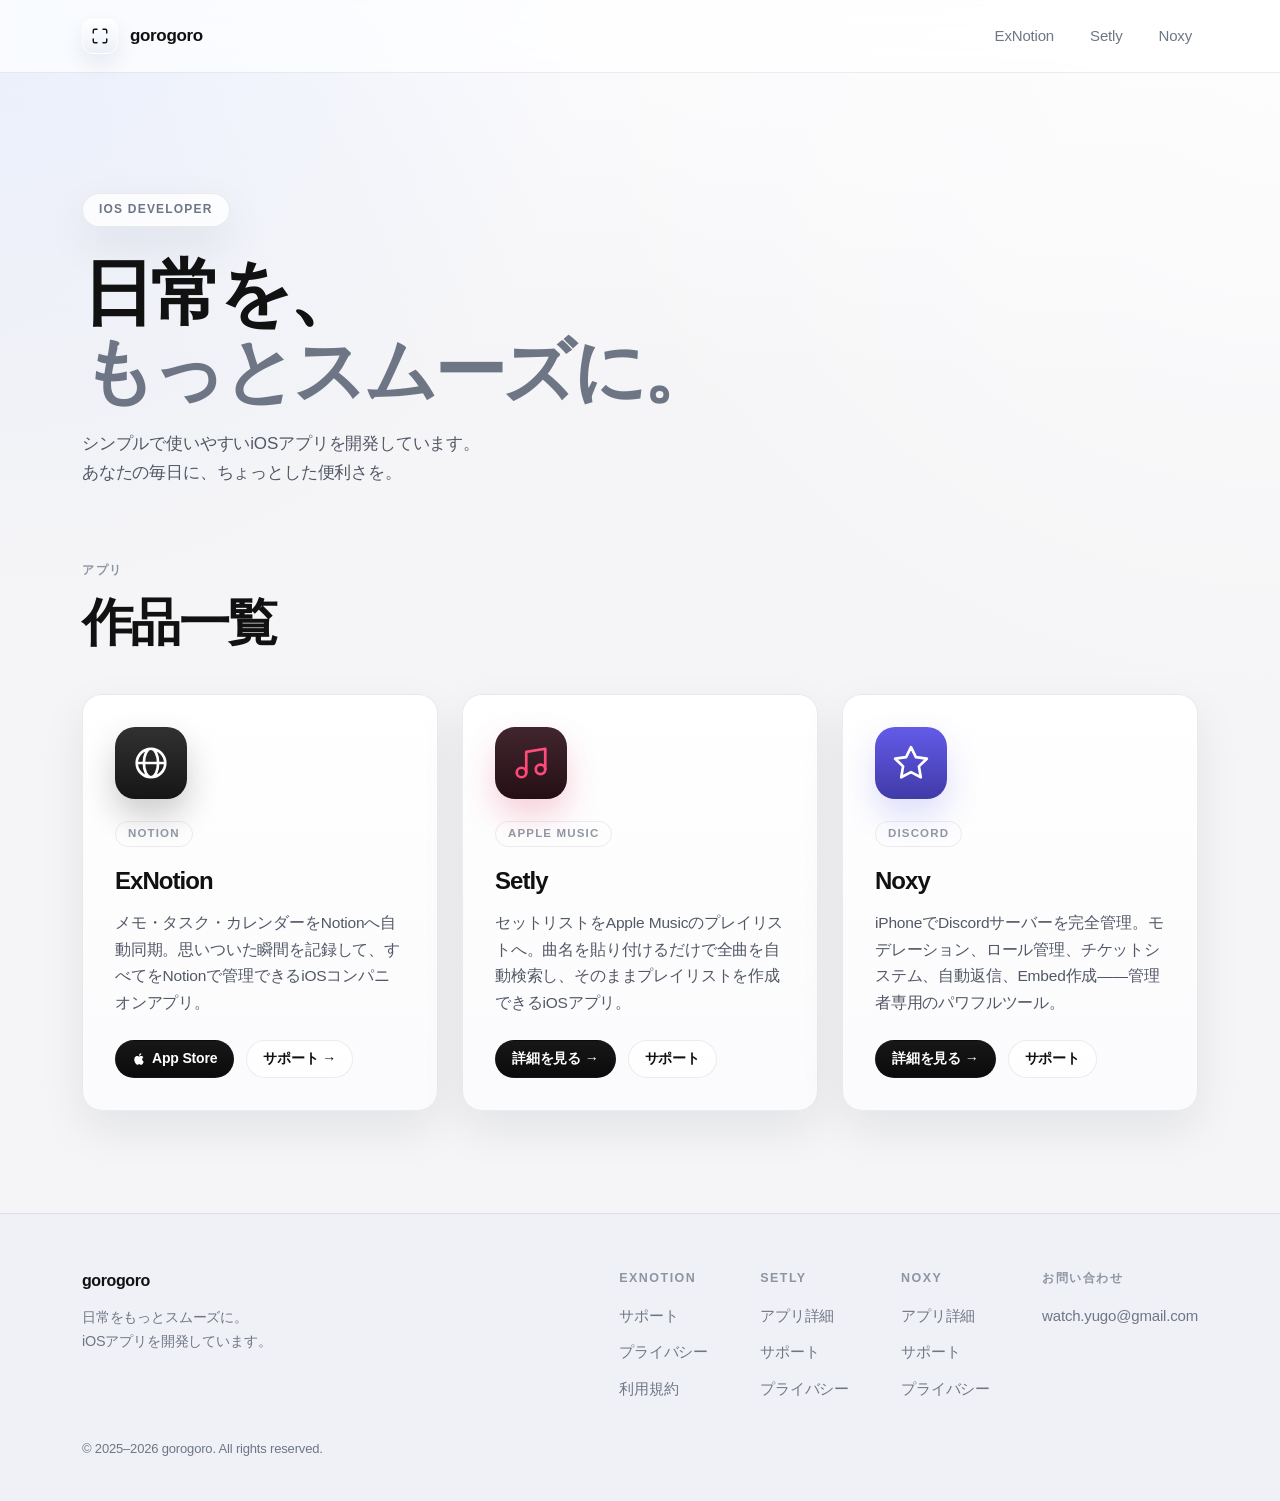
<file: index.html>
<!DOCTYPE html>
<html lang="ja">
<head>
  <meta charset="UTF-8" />
  <meta name="viewport" content="width=device-width, initial-scale=1.0" />
  <title>gorogoro — iOSアプリ</title>
  <meta name="description" content="gorogoroが開発するiOSアプリの一覧。ExNotion、Setlyなど。" />
  <link rel="stylesheet" href="style.css" />
  <style>
    .dev-hero { padding: clamp(64px, 10vw, 120px) 0 clamp(40px, 6vw, 72px); }
    .apps-grid {
      display: grid;
      grid-template-columns: repeat(auto-fit, minmax(300px, 1fr));
      gap: 24px;
      margin-top: 44px;
    }
    .app-card {
      display: flex;
      flex-direction: column;
      padding: 32px;
      border-radius: var(--radius-md);
      border: 1px solid var(--border);
      background: linear-gradient(180deg,
        color-mix(in srgb, var(--bg-panel) 96%, transparent),
        color-mix(in srgb, var(--bg-panel-soft) 96%, transparent));
      box-shadow: var(--shadow-soft);
      color: var(--fg);
      text-decoration: none;
      transition: transform 0.2s ease, box-shadow 0.2s ease;
      position: relative;
      overflow: hidden;
    }
    .app-card::before {
      content: "";
      position: absolute;
      inset: 0;
      background: linear-gradient(180deg, rgba(255,255,255,0.14), transparent 38%);
      pointer-events: none;
    }
    .app-card:hover { transform: translateY(-4px); box-shadow: var(--shadow-card); }
    .app-card-icon {
      width: 72px; height: 72px;
      border-radius: 20px;
      display: flex; align-items: center; justify-content: center;
      margin-bottom: 22px; flex-shrink: 0;
    }
    .app-card-icon svg { width: 38px; height: 38px; fill: none; stroke-width: 1.7; stroke-linecap: round; stroke-linejoin: round; }
    .app-card-icon.notion { background: linear-gradient(180deg, #171717, #0a0a0a); box-shadow: 0 16px 32px rgba(17,17,17,0.22); }
    .app-card-icon.notion svg { stroke: #ffffff; }
    .app-card-icon.setly { background: linear-gradient(180deg, #2a0a14, #1a0309); box-shadow: 0 16px 32px rgba(220,38,80,0.22); }
    .app-card-icon.setly svg { stroke: #ff3b6e; }
    .app-card-icon.noxy { background: linear-gradient(180deg, #4f46e5, #3730a3); box-shadow: 0 16px 32px rgba(99,102,241,0.22); }
    .app-card-icon.noxy svg { stroke: #ffffff; }
    .app-card-badge {
      display: inline-flex; align-items: center; height: 26px; padding: 0 12px;
      border-radius: 999px; border: 1px solid var(--border);
      font-size: 0.72rem; font-weight: 700; letter-spacing: 0.1em; text-transform: uppercase;
      color: var(--fg-subtle); margin-bottom: 14px; width: fit-content;
    }
    .app-card h3 { font-size: 1.5rem; font-weight: 700; letter-spacing: -0.04em; margin-bottom: 10px; }
    .app-card p { font-size: 0.96875rem; line-height: 1.7; color: var(--fg-sub); margin-bottom: 24px; flex: 1; }
    .app-card-links { display: flex; gap: 12px; flex-wrap: wrap; }
    .app-card-link {
      display: inline-flex; align-items: center; gap: 6px;
      height: 38px; padding: 0 16px; border-radius: 999px;
      font-size: 0.875rem; font-weight: 600;
      border: 1px solid var(--border); color: var(--fg);
      background: color-mix(in srgb, var(--bg-panel) 78%, transparent);
      text-decoration: none;
      transition: background 0.15s ease, transform 0.15s ease;
    }
    .app-card-link:hover { background: color-mix(in srgb, var(--bg-panel) 96%, transparent); transform: translateY(-1px); }
    .app-card-link.primary { background: linear-gradient(180deg, #171717, #0b0b0b); color: #fff; border-color: transparent; }
    .app-card-link.primary:hover { background: linear-gradient(180deg, #222, #111); }
  </style>
</head>
<body>

  <header>
    <nav>
      <a href="index.html" class="nav-logo">
        <span class="nav-logo-icon">
          <svg viewBox="0 0 24 24"><path d="M8 3H5a2 2 0 0 0-2 2v3m18 0V5a2 2 0 0 0-2-2h-3m0 18h3a2 2 0 0 0 2-2v-3M3 16v3a2 2 0 0 0 2 2h3"/></svg>
        </span>
        gorogoro
      </a>
      <ul class="nav-links">
        <li><a href="exNotion/">ExNotion</a></li>
        <li><a href="setly/">Setly</a></li>
        <li><a href="noxy/">Noxy</a></li>
      </ul>
    </nav>
  </header>

  <section class="dev-hero">
    <div class="container">
      <div class="hero-badge">iOS Developer</div>
      <h1 class="section-title" style="font-size: clamp(2.8rem, 6vw, 4.5rem); margin-bottom: 18px;">
        日常を、<br><span style="color: var(--fg-soft);">もっとスムーズに。</span>
      </h1>
      <p class="section-desc" style="margin-bottom: 0;">
        シンプルで使いやすいiOSアプリを開発しています。<br>
        あなたの毎日に、ちょっとした便利さを。
      </p>
    </div>
  </section>

  <section style="padding-top: 0;">
    <div class="container">
      <p class="section-label">アプリ</p>
      <h2 class="section-title">作品一覧</h2>

      <div class="apps-grid">

        <div class="app-card">
          <div class="app-card-icon notion">
            <svg viewBox="0 0 24 24"><path d="M21 12a9 9 0 0 1-9 9m9-9a9 9 0 0 0-9-9m9 9H3m9 9a9 9 0 0 1-9-9m9 9c-2.5 0-4.5-4-4.5-9S9.5 3 12 3m0 18c2.5 0 4.5-4 4.5-9S14.5 3 12 3m-9 9a9 9 0 0 1 9-9"/></svg>
          </div>
          <span class="app-card-badge">Notion</span>
          <h3>ExNotion</h3>
          <p>メモ・タスク・カレンダーをNotionへ自動同期。思いついた瞬間を記録して、すべてをNotionで管理できるiOSコンパニオンアプリ。</p>
          <div class="app-card-links">
            <a href="https://apps.apple.com/jp/app/exnotion/id6745064186" class="app-card-link primary">
              <svg width="14" height="14" viewBox="0 0 24 24" fill="currentColor"><path d="M18.71 19.5c-.83 1.24-1.71 2.45-3.05 2.47-1.34.03-1.77-.79-3.29-.79-1.53 0-2 .77-3.27.82-1.31.05-2.3-1.32-3.14-2.53C4.25 17 2.94 12.45 4.7 9.39c.87-1.52 2.43-2.48 4.12-2.51 1.28-.02 2.5.87 3.29.87.78 0 2.26-1.07 3.8-.91.65.03 2.47.26 3.64 1.98-.09.06-2.17 1.28-2.15 3.81.03 3.02 2.65 4.03 2.68 4.04-.03.07-.42 1.44-1.38 2.83M13 3.5c.73-.83 1.94-1.46 2.94-1.5.13 1.17-.34 2.35-1.04 3.19-.69.85-1.83 1.51-2.95 1.42-.15-1.15.41-2.35 1.05-3.11z"/></svg>
              App Store
            </a>
            <a href="exNotion/support.html" class="app-card-link">サポート →</a>
          </div>
        </div>

        <div class="app-card">
          <div class="app-card-icon setly">
            <svg viewBox="0 0 24 24"><path d="M9 18V5l12-2v13"/><circle cx="6" cy="18" r="3"/><circle cx="18" cy="16" r="3"/></svg>
          </div>
          <span class="app-card-badge">Apple Music</span>
          <h3>Setly</h3>
          <p>セットリストをApple Musicのプレイリストへ。曲名を貼り付けるだけで全曲を自動検索し、そのままプレイリストを作成できるiOSアプリ。</p>
          <div class="app-card-links">
            <a href="setly/" class="app-card-link primary">
              詳細を見る →
            </a>
            <a href="setly/support.html" class="app-card-link">サポート</a>
          </div>
        </div>

        <div class="app-card">
          <div class="app-card-icon noxy">
            <svg viewBox="0 0 24 24"><path d="M12 2l3.09 6.26L22 9.27l-5 4.87 1.18 6.88L12 17.77l-6.18 3.25L7 14.14 2 9.27l6.91-1.01L12 2z"/></svg>
          </div>
          <span class="app-card-badge">Discord</span>
          <h3>Noxy</h3>
          <p>iPhoneでDiscordサーバーを完全管理。モデレーション、ロール管理、チケットシステム、自動返信、Embed作成——管理者専用のパワフルツール。</p>
          <div class="app-card-links">
            <a href="noxy/" class="app-card-link primary">
              詳細を見る →
            </a>
            <a href="noxy/support.html" class="app-card-link">サポート</a>
          </div>
        </div>

      </div>
    </div>
  </section>

  <footer>
    <div class="footer-inner">
      <div class="footer-brand">
        <strong>gorogoro</strong>
        <p>日常をもっとスムーズに。<br>iOSアプリを開発しています。</p>
      </div>
      <div class="footer-links">
        <div class="footer-col">
          <h4>ExNotion</h4>
          <ul>
            <li><a href="exNotion/support.html">サポート</a></li>
            <li><a href="exNotion/privacy.html">プライバシー</a></li>
            <li><a href="exNotion/terms.html">利用規約</a></li>
          </ul>
        </div>
        <div class="footer-col">
          <h4>Setly</h4>
          <ul>
            <li><a href="setly/">アプリ詳細</a></li>
            <li><a href="setly/support.html">サポート</a></li>
            <li><a href="setly/privacy.html">プライバシー</a></li>
          </ul>
        </div>
        <div class="footer-col">
          <h4>Noxy</h4>
          <ul>
            <li><a href="noxy/">アプリ詳細</a></li>
            <li><a href="noxy/support.html">サポート</a></li>
            <li><a href="noxy/privacy.html">プライバシー</a></li>
          </ul>
        </div>
        <div class="footer-col">
          <h4>お問い合わせ</h4>
          <ul>
            <li><a href="mailto:watch.yugo@gmail.com">watch.yugo@gmail.com</a></li>
          </ul>
        </div>
      </div>
    </div>
    <p class="footer-copy">© 2025–2026 gorogoro. All rights reserved.</p>
  </footer>

</body>
</html>
</file>
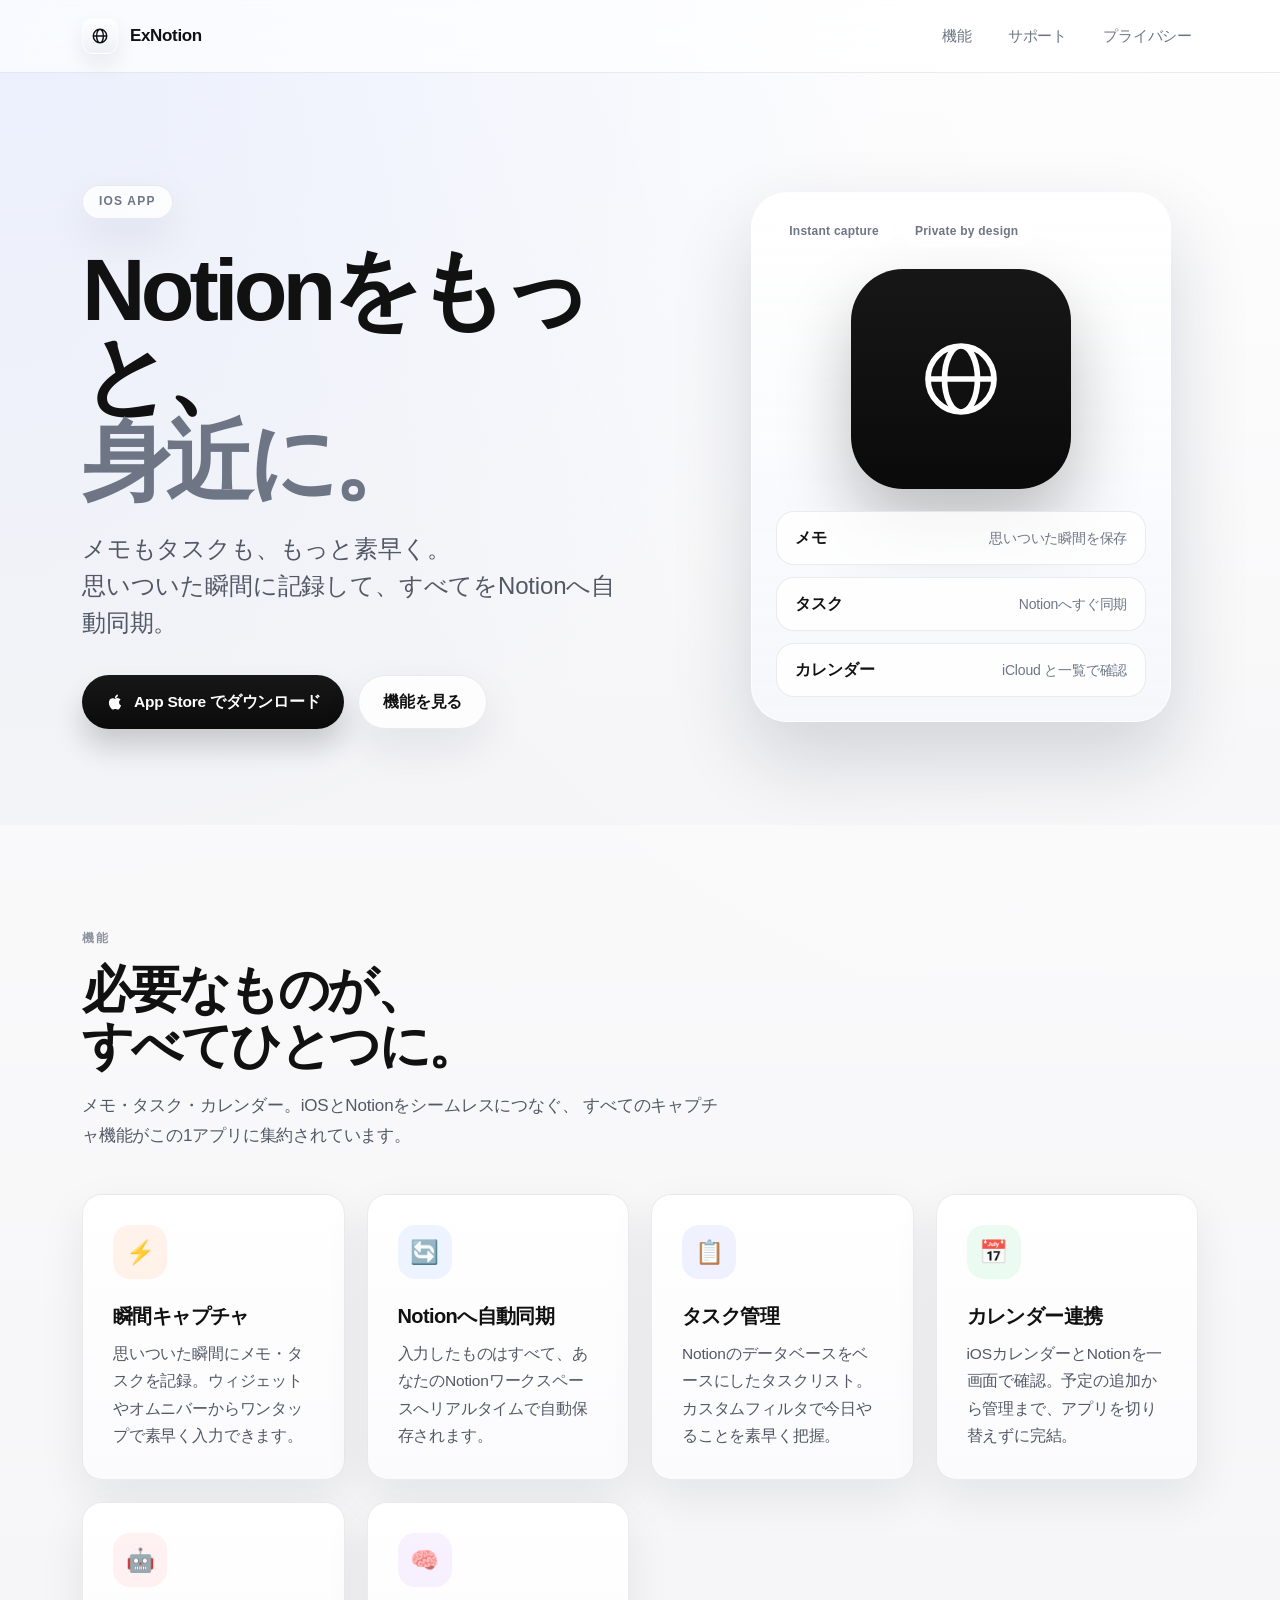
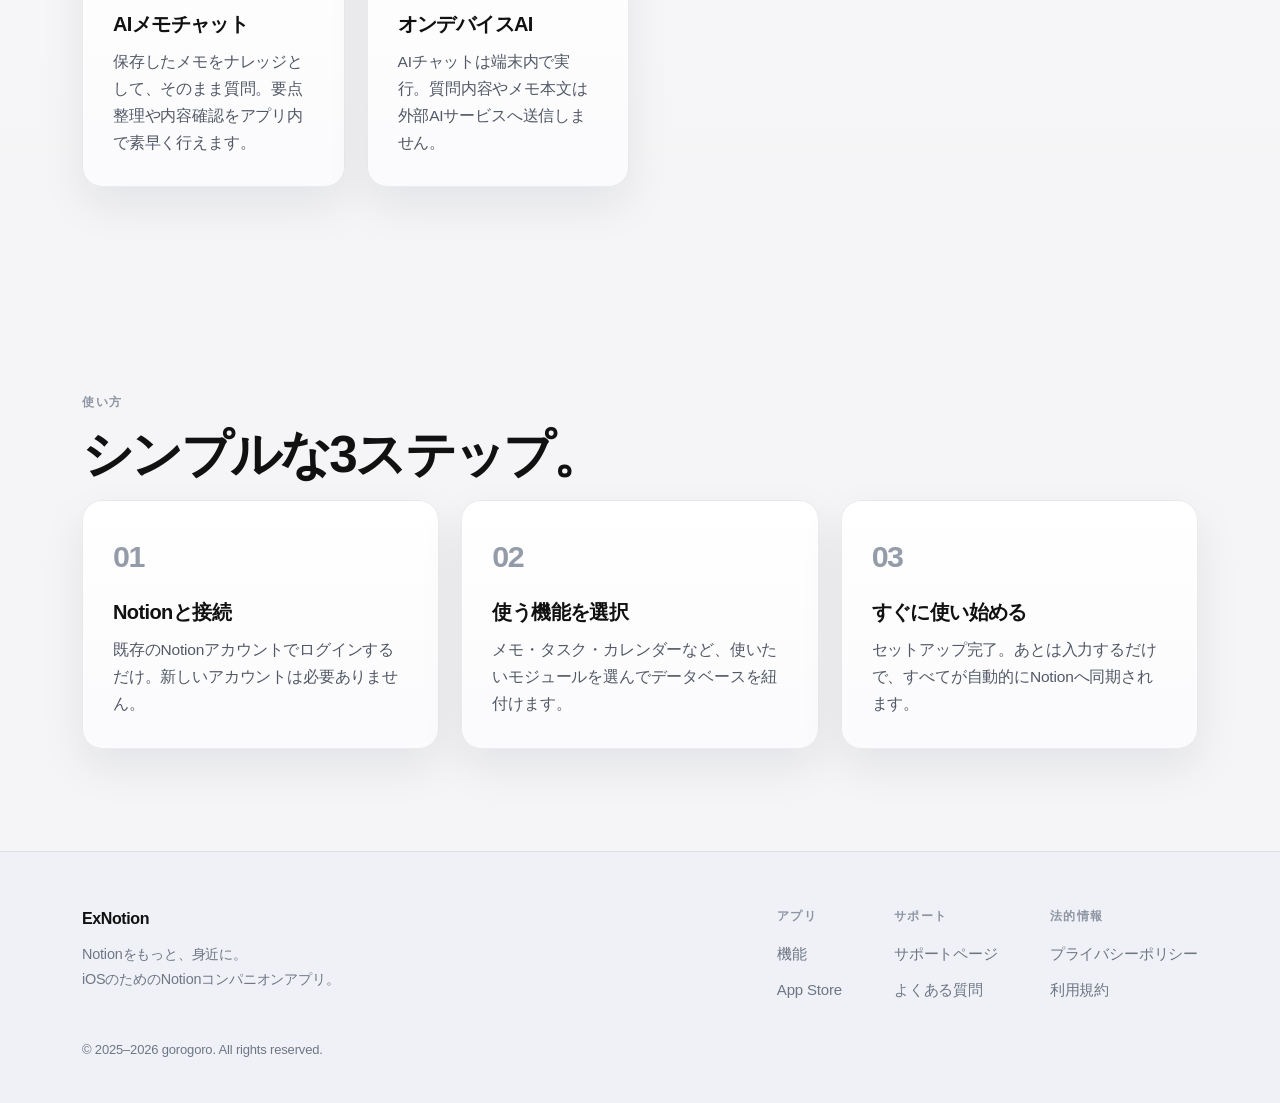
<file: exNotion/index.html>
<!DOCTYPE html>
<html lang="ja">
<head>
  <meta charset="UTF-8" />
  <meta name="viewport" content="width=device-width, initial-scale=1.0" />
  <title>ExNotion — Notionをもっと、身近に。</title>
  <meta name="description" content="メモ・タスク・カレンダーをNotionに自動同期。瞬間キャプチャで、思いついた瞬間に記録できるiOSアプリです。" />
  <meta property="og:title" content="ExNotion — Notionをもっと、身近に。" />
  <meta property="og:description" content="メモ・タスク・カレンダーをNotionに自動同期。iOSアプリ。" />
  <meta property="og:type" content="website" />
  <link rel="stylesheet" href="../style.css" />
</head>
<body>

  <header>
    <nav>
      <a href="../index.html" class="nav-logo">
        <span class="nav-logo-icon">
          <svg viewBox="0 0 24 24"><path d="M21 12a9 9 0 0 1-9 9m9-9a9 9 0 0 0-9-9m9 9H3m9 9a9 9 0 0 1-9-9m9 9c-2.5 0-4.5-4-4.5-9S9.5 3 12 3m0 18c2.5 0 4.5-4 4.5-9S14.5 3 12 3m-9 9a9 9 0 0 1 9-9"/></svg>
        </span>
        ExNotion
      </a>
      <ul class="nav-links">
        <li><a href="#features">機能</a></li>
        <li><a href="support.html">サポート</a></li>
        <li><a href="privacy.html">プライバシー</a></li>
      </ul>
    </nav>
  </header>

  <section class="hero">
    <div class="container hero-shell">
      <div class="hero-copy">
        <div class="hero-badge">iOS App</div>
        <h1>Notionをもっと、<br><span>身近に。</span></h1>
        <p class="hero-sub">
          メモもタスクも、もっと素早く。<br>
          思いついた瞬間に記録して、すべてをNotionへ自動同期。
        </p>
        <div class="cta-group">
          <a href="https://apps.apple.com/jp/app/exnotion/id6745064186" class="btn-primary">
            <svg width="18" height="18" viewBox="0 0 24 24" fill="currentColor"><path d="M18.71 19.5c-.83 1.24-1.71 2.45-3.05 2.47-1.34.03-1.77-.79-3.29-.79-1.53 0-2 .77-3.27.82-1.31.05-2.3-1.32-3.14-2.53C4.25 17 2.94 12.45 4.7 9.39c.87-1.52 2.43-2.48 4.12-2.51 1.28-.02 2.5.87 3.29.87.78 0 2.26-1.07 3.8-.91.65.03 2.47.26 3.64 1.98-.09.06-2.17 1.28-2.15 3.81.03 3.02 2.65 4.03 2.68 4.04-.03.07-.42 1.44-1.38 2.83M13 3.5c.73-.83 1.94-1.46 2.94-1.5.13 1.17-.34 2.35-1.04 3.19-.69.85-1.83 1.51-2.95 1.42-.15-1.15.41-2.35 1.05-3.11z"/></svg>
            App Store でダウンロード
          </a>
          <a href="#features" class="btn-secondary">機能を見る</a>
        </div>
      </div>

      <div class="hero-visual">
        <div class="hero-product-card">
          <div class="hero-product-meta">
            <span>Instant capture</span>
            <span>Private by design</span>
          </div>
          <div class="hero-icon">
            <svg viewBox="0 0 24 24">
              <path d="M21 12a9 9 0 0 1-9 9m9-9a9 9 0 0 0-9-9m9 9H3m9 9a9 9 0 0 1-9-9m9 9c-2.5 0-4.5-4-4.5-9S9.5 3 12 3m0 18c2.5 0 4.5-4 4.5-9S14.5 3 12 3m-9 9a9 9 0 0 1 9-9"/>
            </svg>
          </div>
          <div class="hero-highlights">
            <div class="hero-highlight">
              <strong>メモ</strong>
              <span>思いついた瞬間を保存</span>
            </div>
            <div class="hero-highlight">
              <strong>タスク</strong>
              <span>Notionへすぐ同期</span>
            </div>
            <div class="hero-highlight">
              <strong>カレンダー</strong>
              <span>iCloud と一覧で確認</span>
            </div>
          </div>
        </div>
      </div>
    </div>
  </section>

  <section id="features" class="section-surface">
    <div class="container">
      <p class="section-label">機能</p>
      <h2 class="section-title">必要なものが、<br>すべてひとつに。</h2>
      <p class="section-desc">
        メモ・タスク・カレンダー。iOSとNotionをシームレスにつなぐ、
        すべてのキャプチャ機能がこの1アプリに集約されています。
      </p>

      <div class="features-grid">
        <div class="feature-card">
          <div class="feature-icon orange">⚡</div>
          <h3>瞬間キャプチャ</h3>
          <p>思いついた瞬間にメモ・タスクを記録。ウィジェットやオムニバーからワンタップで素早く入力できます。</p>
        </div>
        <div class="feature-card">
          <div class="feature-icon blue">🔄</div>
          <h3>Notionへ自動同期</h3>
          <p>入力したものはすべて、あなたのNotionワークスペースへリアルタイムで自動保存されます。</p>
        </div>
        <div class="feature-card">
          <div class="feature-icon indigo">📋</div>
          <h3>タスク管理</h3>
          <p>Notionのデータベースをベースにしたタスクリスト。カスタムフィルタで今日やることを素早く把握。</p>
        </div>
        <div class="feature-card">
          <div class="feature-icon green">📅</div>
          <h3>カレンダー連携</h3>
          <p>iOSカレンダーとNotionを一画面で確認。予定の追加から管理まで、アプリを切り替えずに完結。</p>
        </div>
        <div class="feature-card">
          <div class="feature-icon red">🤖</div>
          <h3>AIメモチャット</h3>
          <p>保存したメモをナレッジとして、そのまま質問。要点整理や内容確認をアプリ内で素早く行えます。</p>
        </div>
        <div class="feature-card">
          <div class="feature-icon purple">🧠</div>
          <h3>オンデバイスAI</h3>
          <p>AIチャットは端末内で実行。質問内容やメモ本文は外部AIサービスへ送信しません。</p>
        </div>
      </div>
    </div>
  </section>

  <section>
    <div class="container">
      <p class="section-label">使い方</p>
      <h2 class="section-title">シンプルな3ステップ。</h2>
      <div class="features-grid">
        <div class="feature-card">
          <div class="step-number">01</div>
          <h3>Notionと接続</h3>
          <p>既存のNotionアカウントでログインするだけ。新しいアカウントは必要ありません。</p>
        </div>
        <div class="feature-card">
          <div class="step-number">02</div>
          <h3>使う機能を選択</h3>
          <p>メモ・タスク・カレンダーなど、使いたいモジュールを選んでデータベースを紐付けます。</p>
        </div>
        <div class="feature-card">
          <div class="step-number">03</div>
          <h3>すぐに使い始める</h3>
          <p>セットアップ完了。あとは入力するだけで、すべてが自動的にNotionへ同期されます。</p>
        </div>
      </div>
    </div>
  </section>

  <footer>
    <div class="footer-inner">
      <div class="footer-brand">
        <strong>ExNotion</strong>
        <p>Notionをもっと、身近に。<br>iOSのためのNotionコンパニオンアプリ。</p>
      </div>
      <div class="footer-links">
        <div class="footer-col">
          <h4>アプリ</h4>
          <ul>
            <li><a href="#features">機能</a></li>
            <li><a href="https://apps.apple.com/jp/app/exnotion/id6745064186">App Store</a></li>
          </ul>
        </div>
        <div class="footer-col">
          <h4>サポート</h4>
          <ul>
            <li><a href="support.html">サポートページ</a></li>
            <li><a href="support.html#faq">よくある質問</a></li>
          </ul>
        </div>
        <div class="footer-col">
          <h4>法的情報</h4>
          <ul>
            <li><a href="privacy.html">プライバシーポリシー</a></li>
            <li><a href="terms.html">利用規約</a></li>
          </ul>
        </div>
      </div>
    </div>
    <p class="footer-copy">© 2025–2026 gorogoro. All rights reserved.</p>
  </footer>

</body>
</html>
</file>
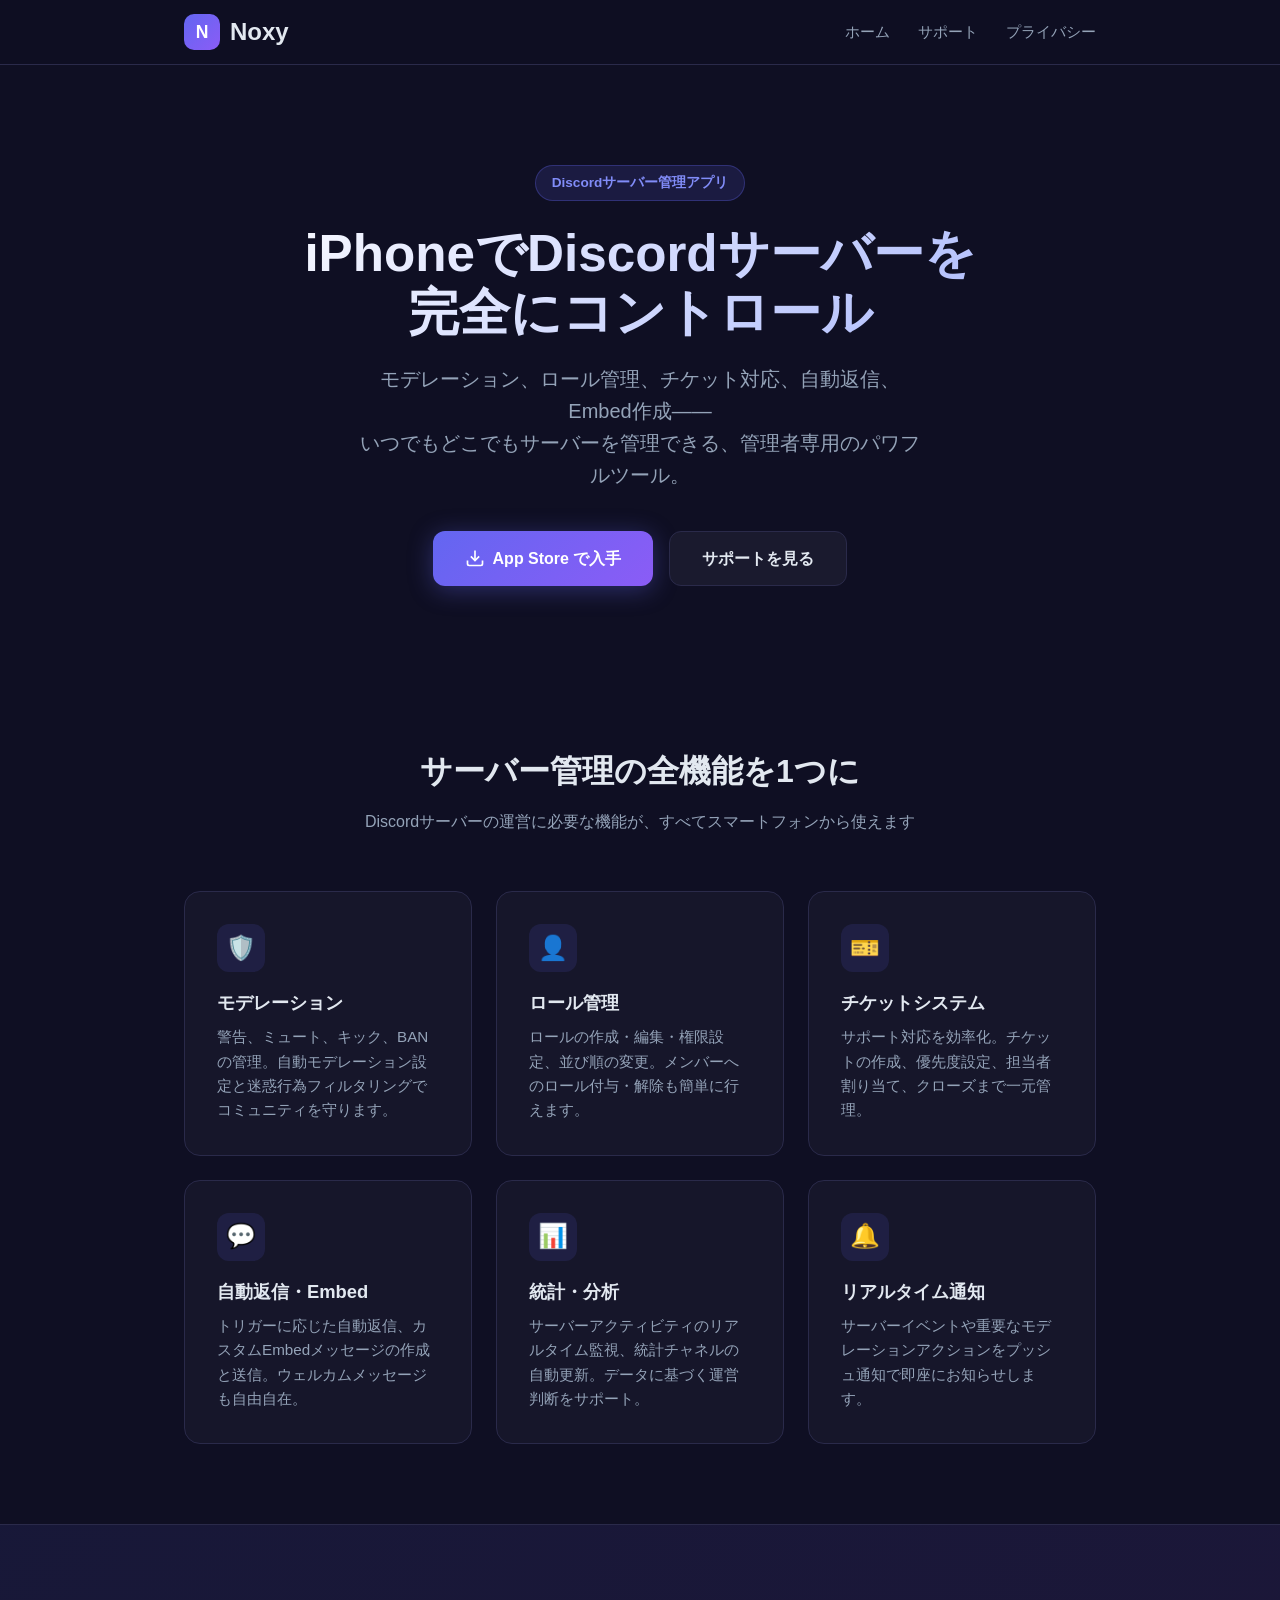
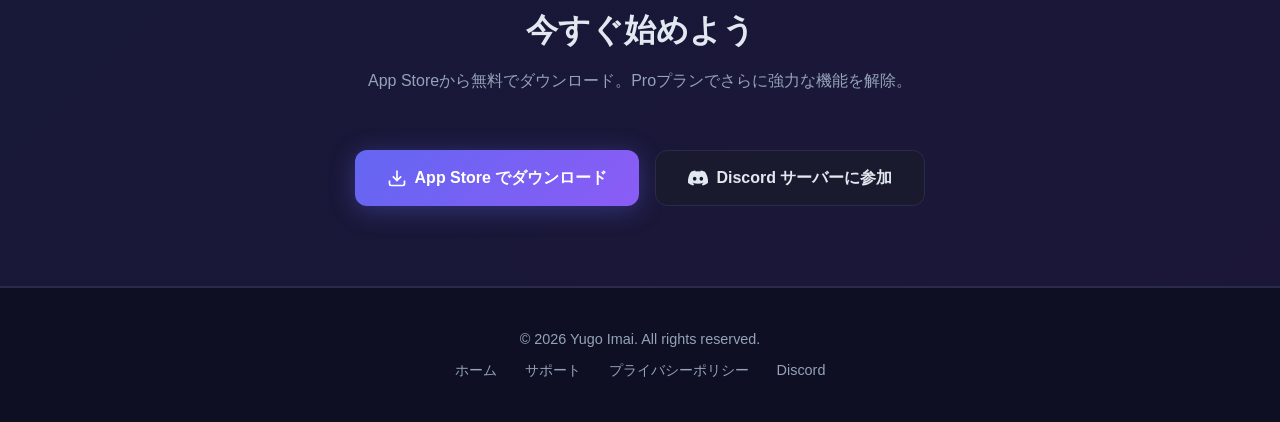
<file: noxy/index.html>
<!DOCTYPE html>
<html lang="ja">
<head>
  <meta charset="UTF-8">
  <meta name="viewport" content="width=device-width, initial-scale=1.0">
  <title>Noxy — iPhoneでDiscordサーバーを完全管理</title>
  <meta name="description" content="NoxyはDiscordサーバーのオーナーや管理者のためのiOSアプリ。モデレーション、ロール管理、チケットシステム、自動返信など、サーバー管理をスマートに。">
  <link rel="stylesheet" href="css/style.css">
  <link rel="icon" href="data:image/svg+xml,<svg xmlns='http://www.w3.org/2000/svg' viewBox='0 0 100 100'><rect width='100' height='100' rx='20' fill='%236366f1'/><text x='50' y='70' font-size='55' text-anchor='middle' fill='white' font-weight='bold'>N</text></svg>">
</head>
<body>
  <nav>
    <div class="container nav-inner">
      <a href="index.html" class="logo">
        <span class="logo-icon">N</span>
        Noxy
      </a>
      <ul class="nav-links">
        <li><a href="index.html">ホーム</a></li>
        <li><a href="support.html">サポート</a></li>
        <li><a href="privacy.html">プライバシー</a></li>
      </ul>
    </div>
  </nav>

  <section class="hero">
    <div class="container">
      <span class="hero-badge">Discordサーバー管理アプリ</span>
      <h1>iPhoneでDiscordサーバーを<br>完全にコントロール</h1>
      <p class="hero-subtitle">
        モデレーション、ロール管理、チケット対応、自動返信、Embed作成——<br>
        いつでもどこでもサーバーを管理できる、管理者専用のパワフルツール。
      </p>
      <div class="cta-group">
        <a href="#download" class="btn btn-primary">
          <svg width="20" height="20" viewBox="0 0 24 24" fill="none" stroke="currentColor" stroke-width="2"><path d="M21 15v4a2 2 0 0 1-2 2H5a2 2 0 0 1-2-2v-4"/><polyline points="7 10 12 15 17 10"/><line x1="12" y1="15" x2="12" y2="3"/></svg>
          App Store で入手
        </a>
        <a href="support.html" class="btn btn-secondary">サポートを見る</a>
      </div>
    </div>
  </section>

  <section class="section" id="features">
    <div class="container">
      <h2 class="section-title">サーバー管理の全機能を1つに</h2>
      <p class="section-subtitle">Discordサーバーの運営に必要な機能が、すべてスマートフォンから使えます</p>
      <div class="features-grid">
        <div class="feature-card">
          <div class="feature-icon">🛡️</div>
          <h3>モデレーション</h3>
          <p>警告、ミュート、キック、BANの管理。自動モデレーション設定と迷惑行為フィルタリングでコミュニティを守ります。</p>
        </div>
        <div class="feature-card">
          <div class="feature-icon">👤</div>
          <h3>ロール管理</h3>
          <p>ロールの作成・編集・権限設定、並び順の変更。メンバーへのロール付与・解除も簡単に行えます。</p>
        </div>
        <div class="feature-card">
          <div class="feature-icon">🎫</div>
          <h3>チケットシステム</h3>
          <p>サポート対応を効率化。チケットの作成、優先度設定、担当者割り当て、クローズまで一元管理。</p>
        </div>
        <div class="feature-card">
          <div class="feature-icon">💬</div>
          <h3>自動返信・Embed</h3>
          <p>トリガーに応じた自動返信、カスタムEmbedメッセージの作成と送信。ウェルカムメッセージも自由自在。</p>
        </div>
        <div class="feature-card">
          <div class="feature-icon">📊</div>
          <h3>統計・分析</h3>
          <p>サーバーアクティビティのリアルタイム監視、統計チャネルの自動更新。データに基づく運営判断をサポート。</p>
        </div>
        <div class="feature-card">
          <div class="feature-icon">🔔</div>
          <h3>リアルタイム通知</h3>
          <p>サーバーイベントや重要なモデレーションアクションをプッシュ通知で即座にお知らせします。</p>
        </div>
      </div>
    </div>
  </section>

  <section class="section cta-section" id="download">
    <div class="container">
      <h2 class="section-title">今すぐ始めよう</h2>
      <p class="section-subtitle">App Storeから無料でダウンロード。Proプランでさらに強力な機能を解除。</p>
      <div class="cta-group">
        <a href="https://apps.apple.com/app/noxy" class="btn btn-primary">
          <svg width="20" height="20" viewBox="0 0 24 24" fill="none" stroke="currentColor" stroke-width="2"><path d="M21 15v4a2 2 0 0 1-2 2H5a2 2 0 0 1-2-2v-4"/><polyline points="7 10 12 15 17 10"/><line x1="12" y1="15" x2="12" y2="3"/></svg>
          App Store でダウンロード
        </a>
        <a href="https://discord.gg/H9Qg2nZw6c" class="btn btn-secondary" target="_blank" rel="noopener">
          <svg width="20" height="20" viewBox="0 0 24 24" fill="currentColor"><path d="M20.317 4.37a19.791 19.791 0 0 0-4.885-1.515.074.074 0 0 0-.079.037 13.336 13.336 0 0 0-.588 1.194 18.246 18.246 0 0 0-5.487 0 13.01 13.01 0 0 0-.593-1.194.077.077 0 0 0-.079-.037A19.736 19.736 0 0 0 3.677 4.37a.07.07 0 0 0-.032.027C.533 9.046-.32 13.58.099 18.057a.082.082 0 0 0 .031.057 19.9 19.9 0 0 0 5.993 3.03.078.078 0 0 0 .084-.028 14.09 14.09 0 0 0 1.226-1.994.076.076 0 0 0-.041-.106 13.107 13.107 0 0 1-1.872-.892.077.077 0 0 1-.008-.128 10.2 10.2 0 0 0 .372-.292.074.074 0 0 1 .077-.01c3.928 1.793 8.18 1.793 12.062 0a.074.074 0 0 1 .078.01c.12.098.246.198.373.292a.077.077 0 0 1-.006.127 12.299 12.299 0 0 1-1.873.892.077.077 0 0 0-.041.107c.36.698.772 1.362 1.225 1.993a.076.076 0 0 0 .084.028 19.839 19.839 0 0 0 6.002-3.03.077.077 0 0 0 .032-.054c.5-5.177-.838-9.674-3.549-13.66a.061.061 0 0 0-.031-.03zM8.02 15.33c-1.183 0-2.157-1.085-2.157-2.419 0-1.333.956-2.419 2.157-2.419 1.21 0 2.176 1.096 2.157 2.42 0 1.333-.956 2.418-2.157 2.418zm7.975 0c-1.183 0-2.157-1.085-2.157-2.419 0-1.333.955-2.419 2.157-2.419 1.21 0 2.176 1.096 2.157 2.42 0 1.333-.946 2.418-2.157 2.418z"/></svg>
          Discord サーバーに参加
        </a>
      </div>
    </div>
  </section>

  <footer>
    <div class="container">
      <p>&copy; 2026 Yugo Imai. All rights reserved.</p>
      <p style="margin-top: 8px;">
        <a href="index.html">ホーム</a>
        <a href="support.html">サポート</a>
        <a href="privacy.html">プライバシーポリシー</a>
        <a href="https://discord.gg/H9Qg2nZw6c" target="_blank" rel="noopener">Discord</a>
      </p>
    </div>
  </footer>
</body>
</html>
</file>
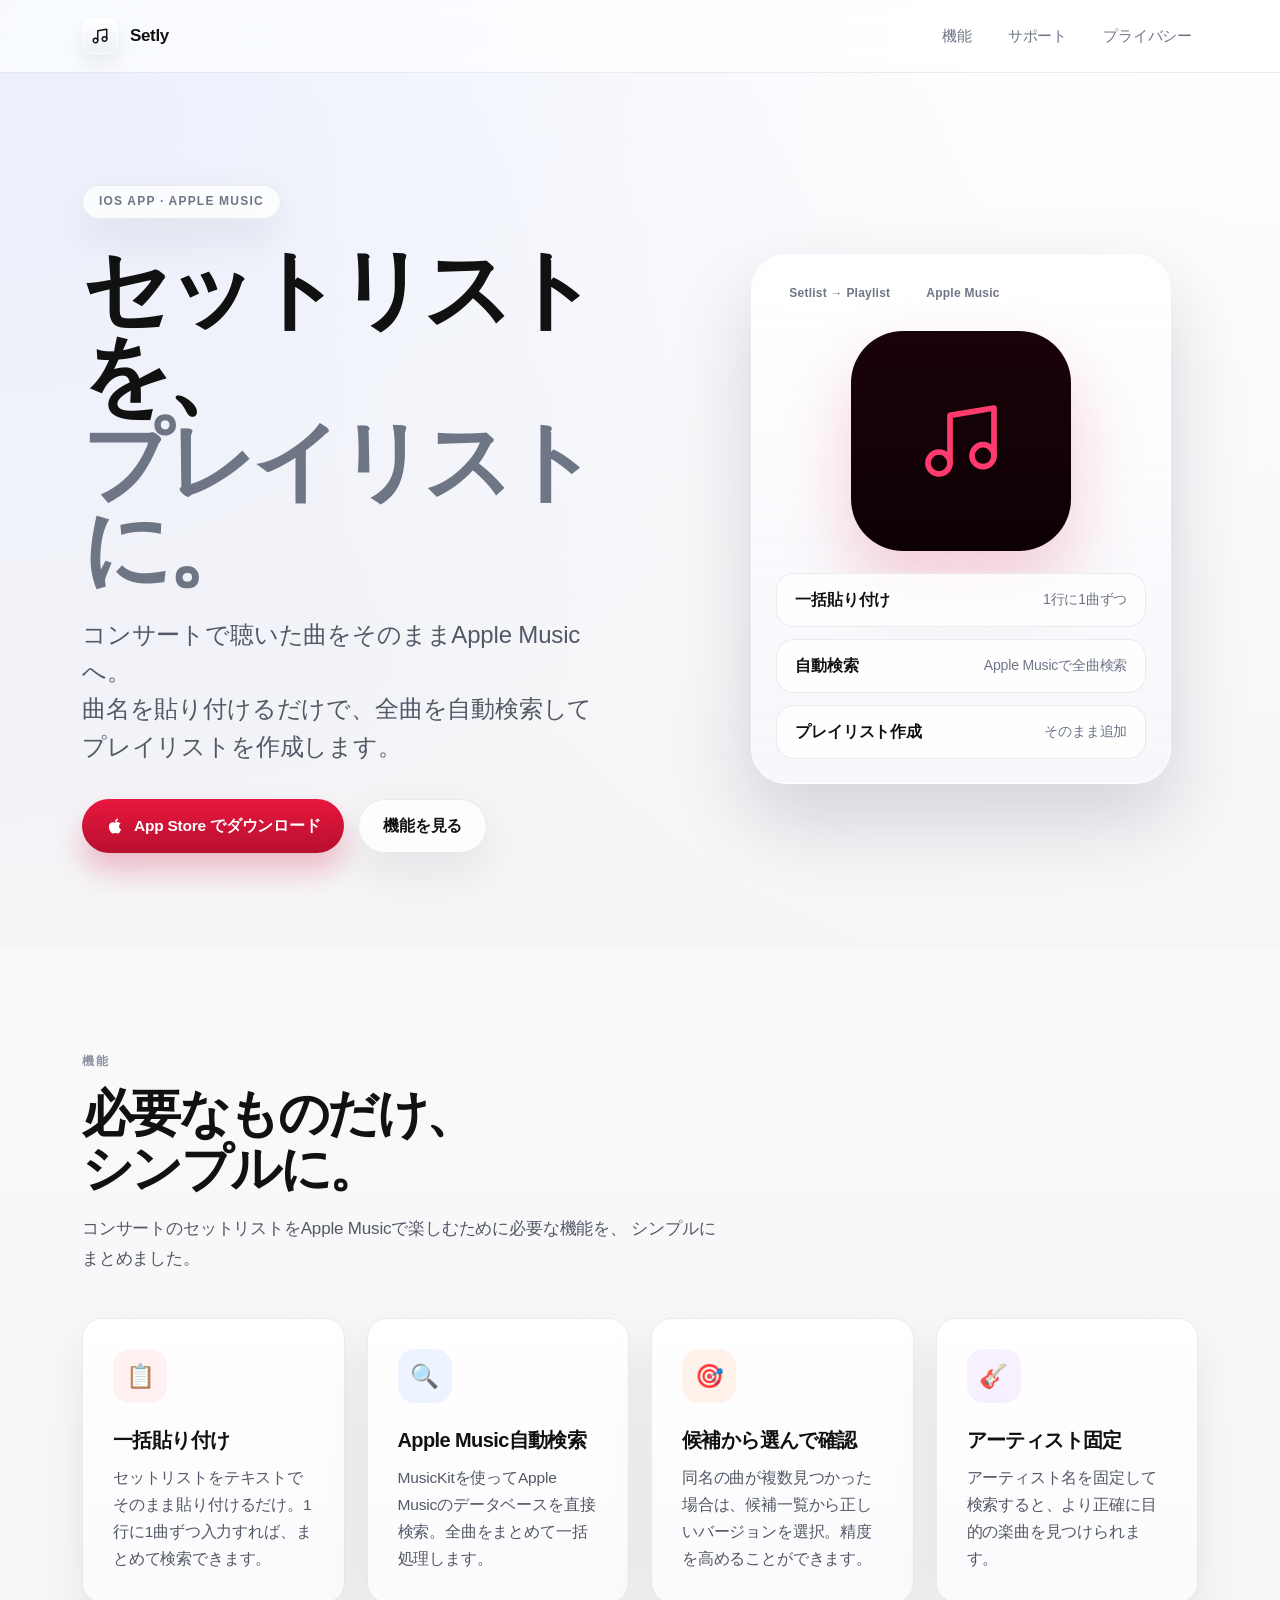
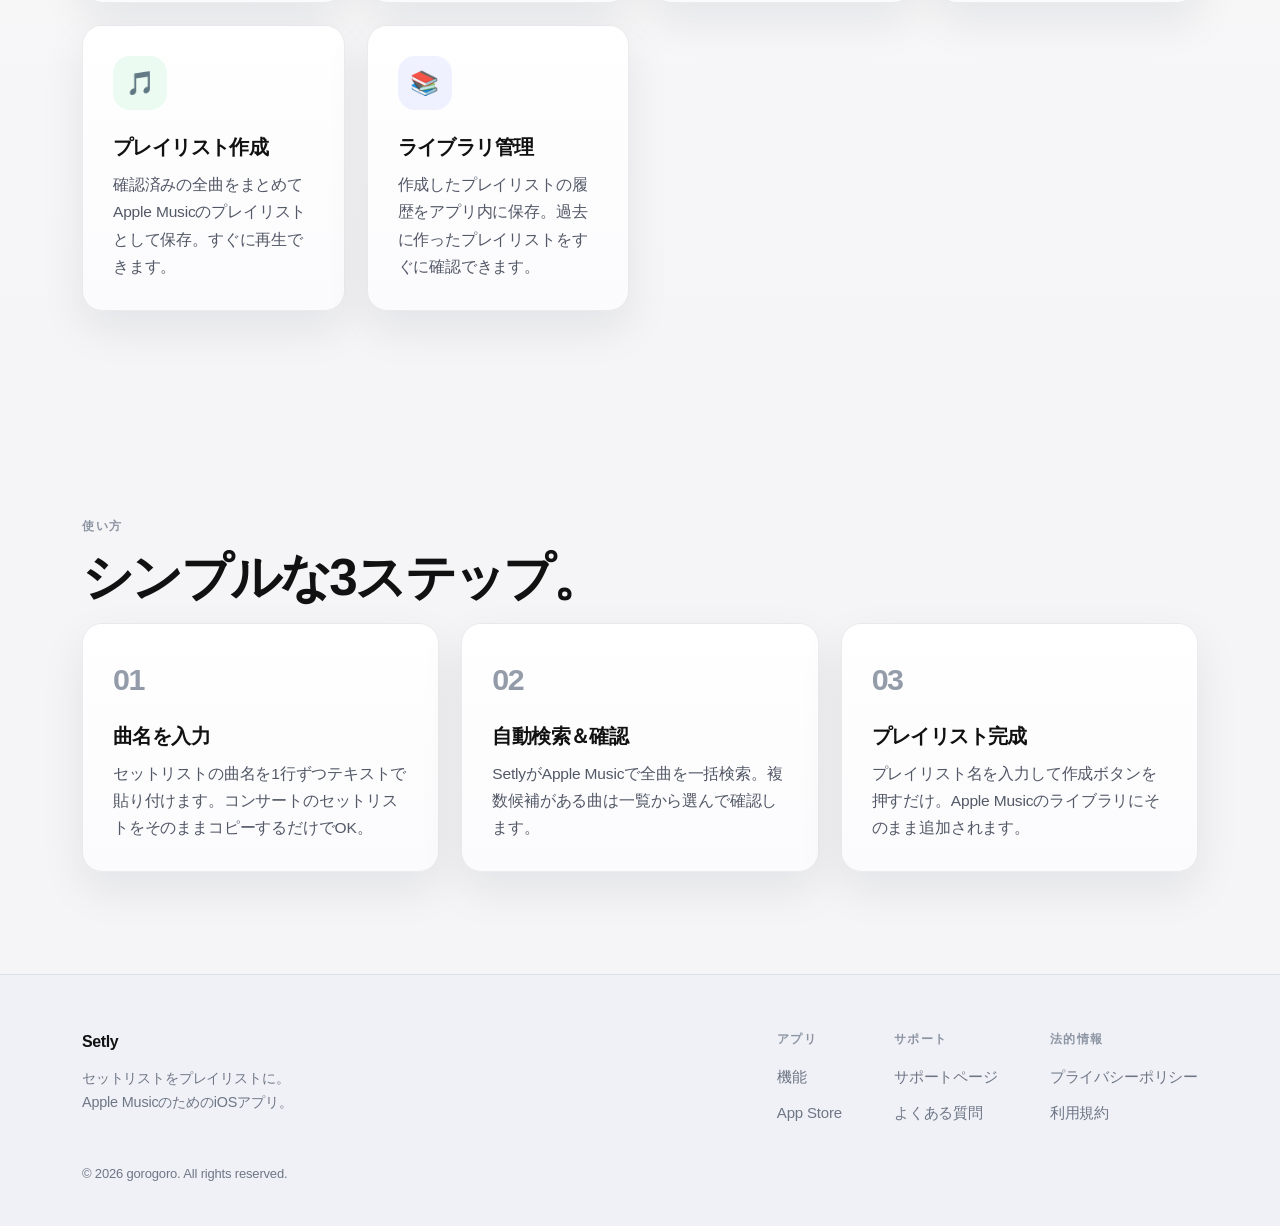
<file: setly/index.html>
<!DOCTYPE html>
<html lang="ja">
<head>
  <meta charset="UTF-8" />
  <meta name="viewport" content="width=device-width, initial-scale=1.0" />
  <title>Setly — セットリストをプレイリストに</title>
  <meta name="description" content="コンサートのセットリストをそのままApple Musicのプレイリストへ。曲名を貼り付けるだけで全曲を自動検索して作成できるiOSアプリ。" />
  <meta property="og:title" content="Setly — セットリストをプレイリストに" />
  <meta property="og:description" content="コンサートのセットリストをApple Musicのプレイリストへ。iOSアプリ。" />
  <meta property="og:type" content="website" />
  <link rel="stylesheet" href="../style.css" />
  <style>
    .setly-accent { color: #ff3b6e; }
    .btn-setly {
      color: #fff;
      background: linear-gradient(180deg, #e8173e, #b8102f);
      box-shadow: 0 18px 28px rgba(220, 38, 80, 0.28);
    }
    .btn-setly:hover {
      transform: translateY(-1px);
      box-shadow: 0 22px 34px rgba(220, 38, 80, 0.36);
    }
    .hero-icon-setly {
      background: linear-gradient(180deg, #1a0309, #0d0105) !important;
      box-shadow: 0 36px 70px rgba(220, 38, 80, 0.22) !important;
    }
    .hero-icon-setly svg {
      stroke: #ff3b6e !important;
    }
  </style>
</head>
<body>

  <header>
    <nav>
      <a href="../index.html" class="nav-logo">
        <span class="nav-logo-icon">
          <svg viewBox="0 0 24 24"><path d="M9 18V5l12-2v13"/><circle cx="6" cy="18" r="3"/><circle cx="18" cy="16" r="3"/></svg>
        </span>
        Setly
      </a>
      <ul class="nav-links">
        <li><a href="#features">機能</a></li>
        <li><a href="support.html">サポート</a></li>
        <li><a href="privacy.html">プライバシー</a></li>
      </ul>
    </nav>
  </header>

  <section class="hero">
    <div class="container hero-shell">
      <div class="hero-copy">
        <div class="hero-badge">iOS App · Apple Music</div>
        <h1>セットリストを、<br><span>プレイリストに。</span></h1>
        <p class="hero-sub">
          コンサートで聴いた曲をそのままApple Musicへ。<br>
          曲名を貼り付けるだけで、全曲を自動検索して<br>プレイリストを作成します。
        </p>
        <div class="cta-group">
          <a href="#" class="btn-primary btn-setly">
            <svg width="18" height="18" viewBox="0 0 24 24" fill="currentColor"><path d="M18.71 19.5c-.83 1.24-1.71 2.45-3.05 2.47-1.34.03-1.77-.79-3.29-.79-1.53 0-2 .77-3.27.82-1.31.05-2.3-1.32-3.14-2.53C4.25 17 2.94 12.45 4.7 9.39c.87-1.52 2.43-2.48 4.12-2.51 1.28-.02 2.5.87 3.29.87.78 0 2.26-1.07 3.8-.91.65.03 2.47.26 3.64 1.98-.09.06-2.17 1.28-2.15 3.81.03 3.02 2.65 4.03 2.68 4.04-.03.07-.42 1.44-1.38 2.83M13 3.5c.73-.83 1.94-1.46 2.94-1.5.13 1.17-.34 2.35-1.04 3.19-.69.85-1.83 1.51-2.95 1.42-.15-1.15.41-2.35 1.05-3.11z"/></svg>
            App Store でダウンロード
          </a>
          <a href="#features" class="btn-secondary">機能を見る</a>
        </div>
      </div>

      <div class="hero-visual">
        <div class="hero-product-card">
          <div class="hero-product-meta">
            <span>Setlist → Playlist</span>
            <span>Apple Music</span>
          </div>
          <div class="hero-icon hero-icon-setly">
            <svg viewBox="0 0 24 24">
              <path d="M9 18V5l12-2v13"/>
              <circle cx="6" cy="18" r="3"/>
              <circle cx="18" cy="16" r="3"/>
            </svg>
          </div>
          <div class="hero-highlights">
            <div class="hero-highlight">
              <strong>一括貼り付け</strong>
              <span>1行に1曲ずつ</span>
            </div>
            <div class="hero-highlight">
              <strong>自動検索</strong>
              <span>Apple Musicで全曲検索</span>
            </div>
            <div class="hero-highlight">
              <strong>プレイリスト作成</strong>
              <span>そのまま追加</span>
            </div>
          </div>
        </div>
      </div>
    </div>
  </section>

  <section id="features" class="section-surface">
    <div class="container">
      <p class="section-label">機能</p>
      <h2 class="section-title">必要なものだけ、<br>シンプルに。</h2>
      <p class="section-desc">
        コンサートのセットリストをApple Musicで楽しむために必要な機能を、
        シンプルにまとめました。
      </p>

      <div class="features-grid">

        <div class="feature-card">
          <div class="feature-icon red">📋</div>
          <h3>一括貼り付け</h3>
          <p>セットリストをテキストでそのまま貼り付けるだけ。1行に1曲ずつ入力すれば、まとめて検索できます。</p>
        </div>

        <div class="feature-card">
          <div class="feature-icon blue">🔍</div>
          <h3>Apple Music自動検索</h3>
          <p>MusicKitを使ってApple Musicのデータベースを直接検索。全曲をまとめて一括処理します。</p>
        </div>

        <div class="feature-card">
          <div class="feature-icon orange">🎯</div>
          <h3>候補から選んで確認</h3>
          <p>同名の曲が複数見つかった場合は、候補一覧から正しいバージョンを選択。精度を高めることができます。</p>
        </div>

        <div class="feature-card">
          <div class="feature-icon purple">🎸</div>
          <h3>アーティスト固定</h3>
          <p>アーティスト名を固定して検索すると、より正確に目的の楽曲を見つけられます。</p>
        </div>

        <div class="feature-card">
          <div class="feature-icon green">🎵</div>
          <h3>プレイリスト作成</h3>
          <p>確認済みの全曲をまとめてApple Musicのプレイリストとして保存。すぐに再生できます。</p>
        </div>

        <div class="feature-card">
          <div class="feature-icon indigo">📚</div>
          <h3>ライブラリ管理</h3>
          <p>作成したプレイリストの履歴をアプリ内に保存。過去に作ったプレイリストをすぐに確認できます。</p>
        </div>

      </div>
    </div>
  </section>

  <section>
    <div class="container">
      <p class="section-label">使い方</p>
      <h2 class="section-title">シンプルな3ステップ。</h2>

      <div class="features-grid">
        <div class="feature-card">
          <div class="step-number">01</div>
          <h3>曲名を入力</h3>
          <p>セットリストの曲名を1行ずつテキストで貼り付けます。コンサートのセットリストをそのままコピーするだけでOK。</p>
        </div>
        <div class="feature-card">
          <div class="step-number">02</div>
          <h3>自動検索＆確認</h3>
          <p>SetlyがApple Musicで全曲を一括検索。複数候補がある曲は一覧から選んで確認します。</p>
        </div>
        <div class="feature-card">
          <div class="step-number">03</div>
          <h3>プレイリスト完成</h3>
          <p>プレイリスト名を入力して作成ボタンを押すだけ。Apple Musicのライブラリにそのまま追加されます。</p>
        </div>
      </div>
    </div>
  </section>

  <footer>
    <div class="footer-inner">
      <div class="footer-brand">
        <strong>Setly</strong>
        <p>セットリストをプレイリストに。<br>Apple MusicのためのiOSアプリ。</p>
      </div>
      <div class="footer-links">
        <div class="footer-col">
          <h4>アプリ</h4>
          <ul>
            <li><a href="#features">機能</a></li>
            <li><a href="#">App Store</a></li>
          </ul>
        </div>
        <div class="footer-col">
          <h4>サポート</h4>
          <ul>
            <li><a href="support.html">サポートページ</a></li>
            <li><a href="support.html#faq">よくある質問</a></li>
          </ul>
        </div>
        <div class="footer-col">
          <h4>法的情報</h4>
          <ul>
            <li><a href="privacy.html">プライバシーポリシー</a></li>
            <li><a href="terms.html">利用規約</a></li>
          </ul>
        </div>
      </div>
    </div>
    <p class="footer-copy">© 2026 gorogoro. All rights reserved.</p>
  </footer>

</body>
</html>
</file>
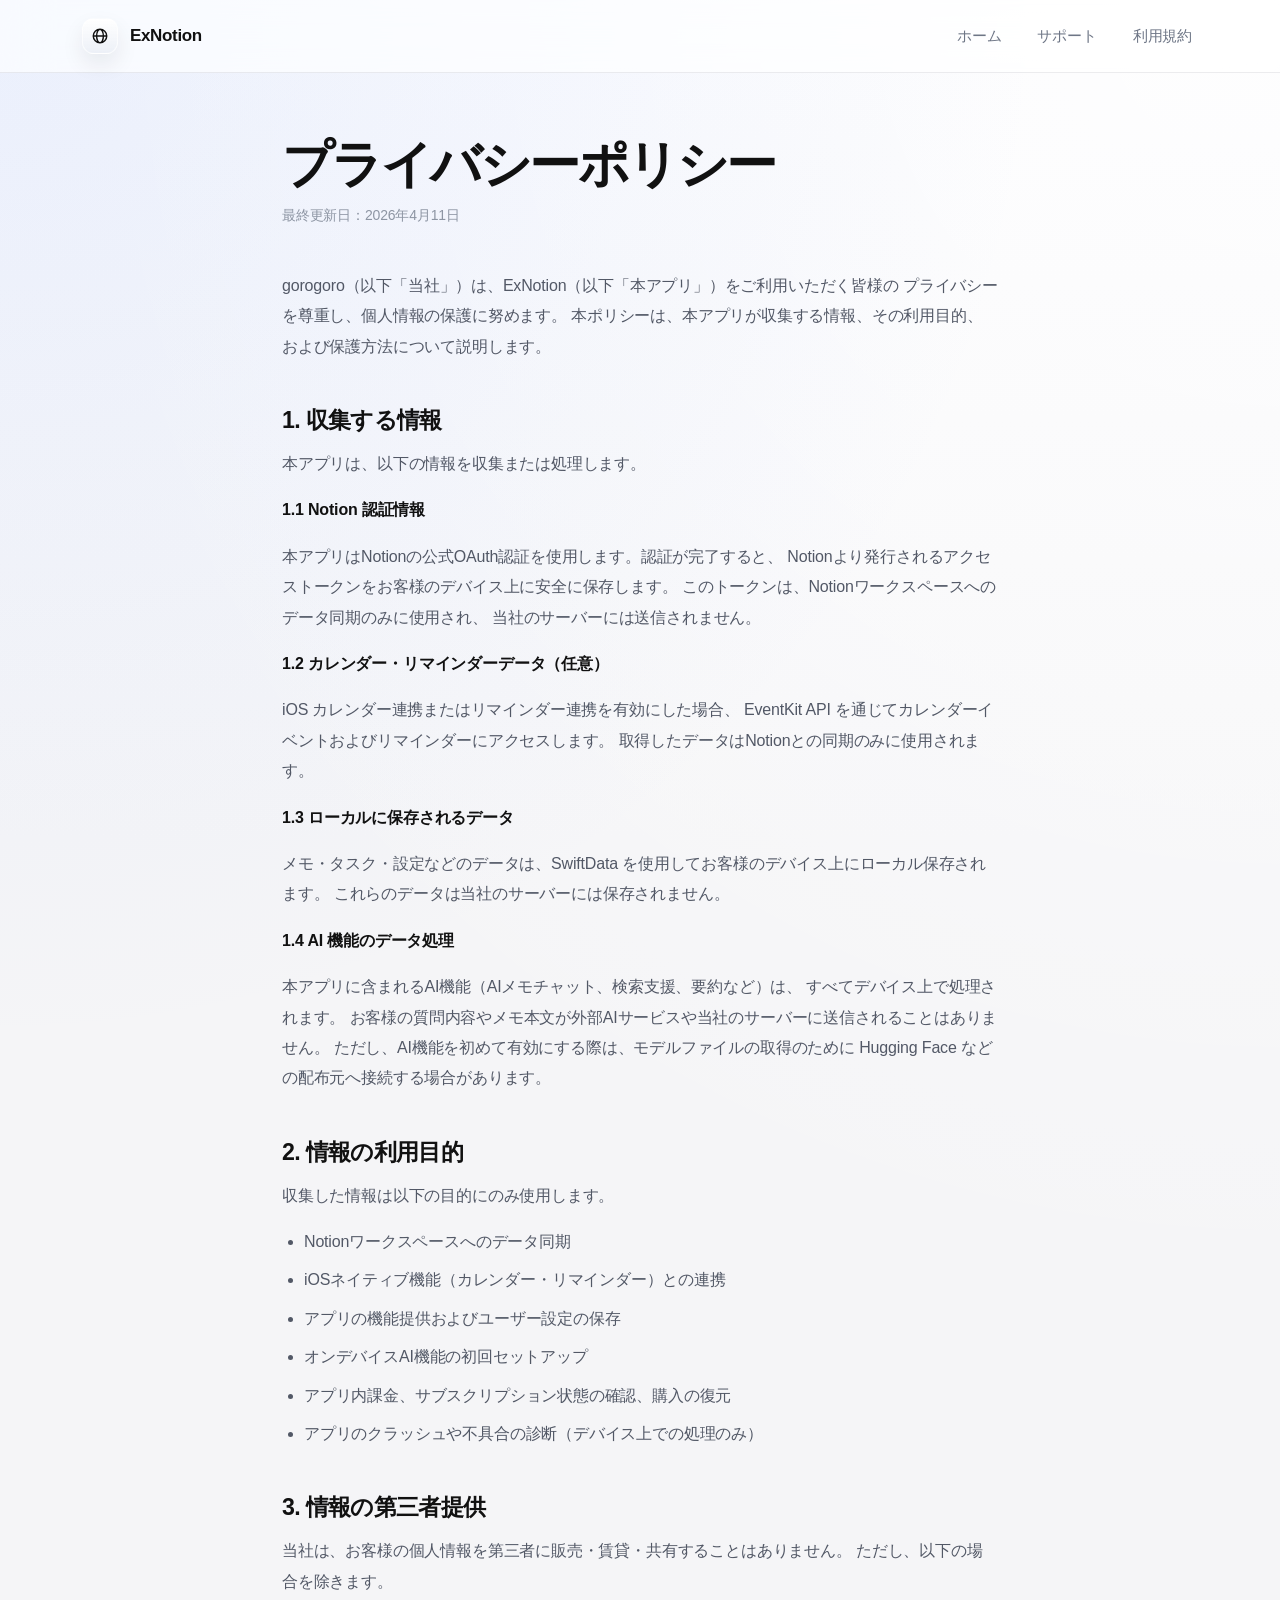
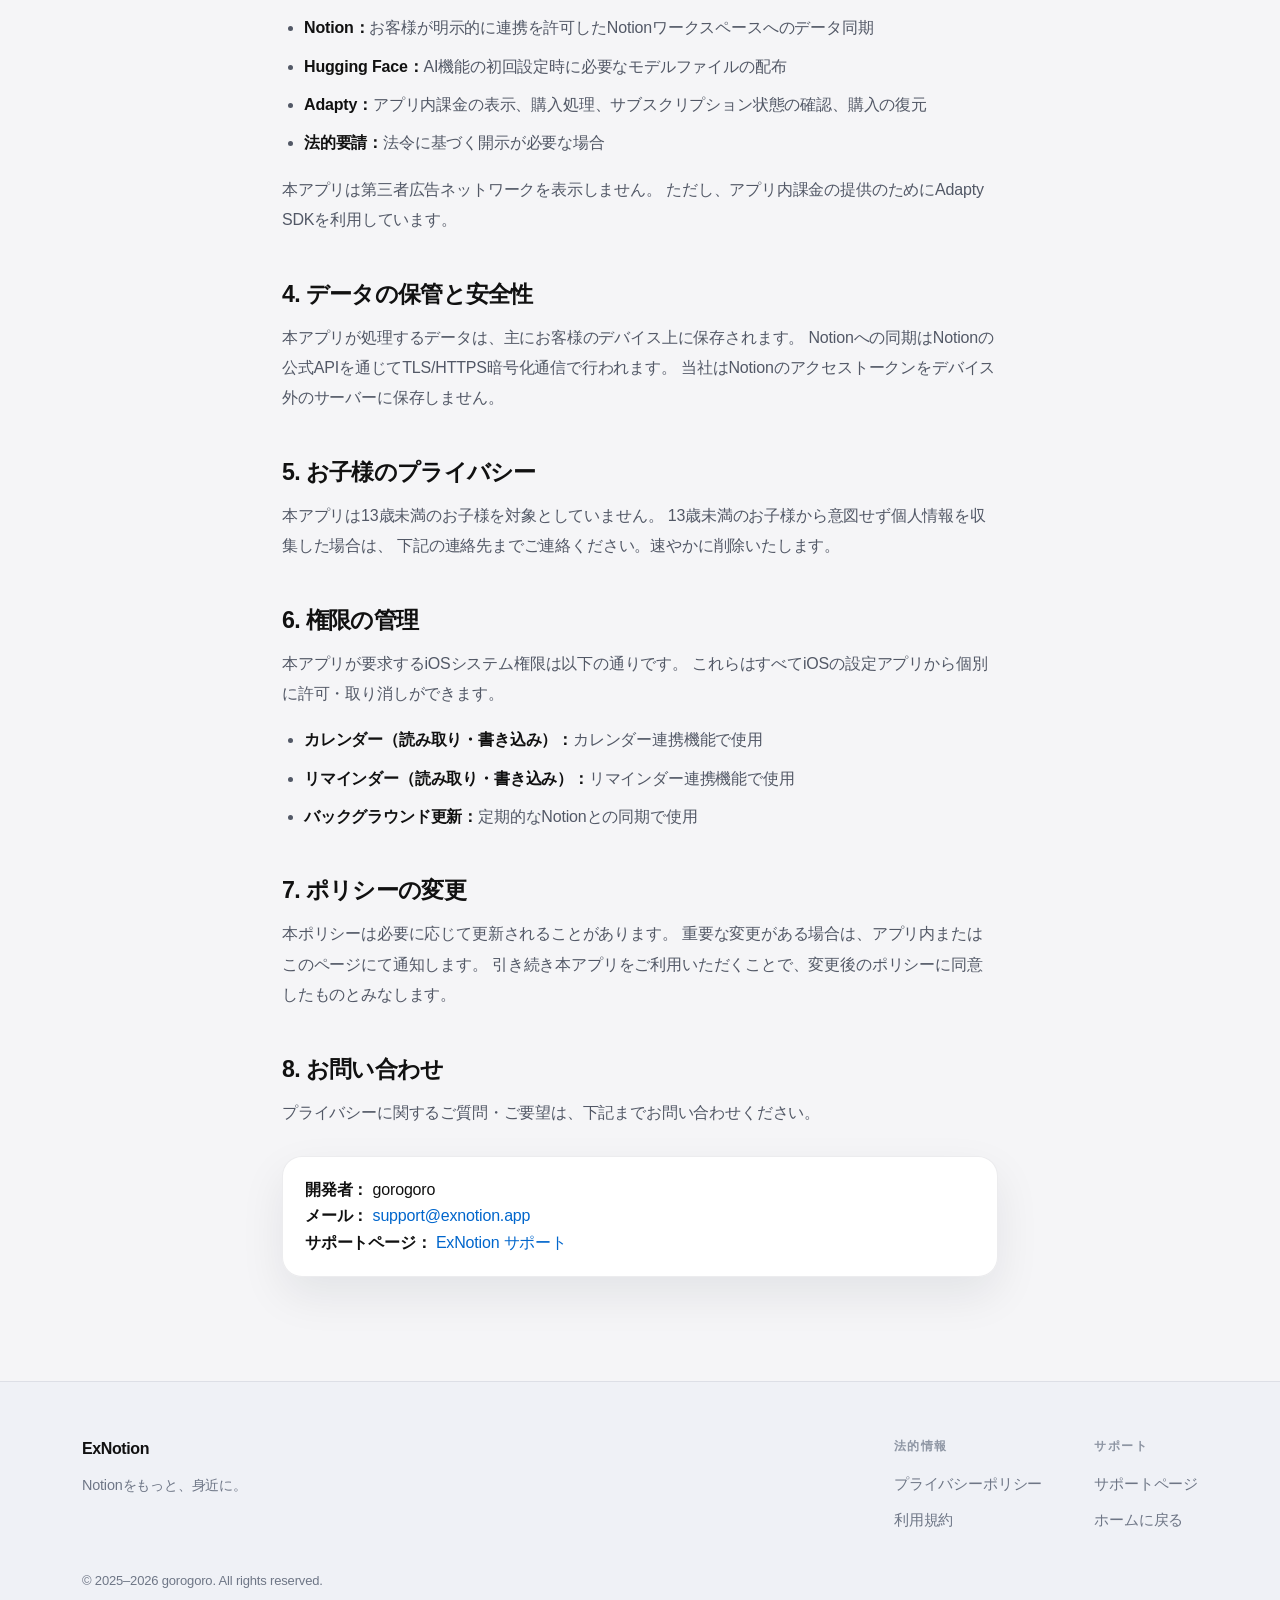
<file: privacy.html>
<!DOCTYPE html>
<html lang="ja">
<head>
  <meta charset="UTF-8" />
  <meta name="viewport" content="width=device-width, initial-scale=1.0" />
  <title>プライバシーポリシー — ExNotion</title>
  <meta name="description" content="ExNotionのプライバシーポリシー。お客様の個人情報の取り扱いについて説明します。" />
  <link rel="stylesheet" href="style.css" />
</head>
<body>

  <header>
    <nav>
      <a href="index.html" class="nav-logo">
        <span class="nav-logo-icon">
          <svg viewBox="0 0 24 24"><path d="M21 12a9 9 0 0 1-9 9m9-9a9 9 0 0 0-9-9m9 9H3m9 9a9 9 0 0 1-9-9m9 9c-2.5 0-4.5-4-4.5-9S9.5 3 12 3m0 18c2.5 0 4.5-4 4.5-9S14.5 3 12 3m-9 9a9 9 0 0 1 9-9"/></svg>
        </span>
        ExNotion
      </a>
      <ul class="nav-links">
        <li><a href="index.html">ホーム</a></li>
        <li><a href="support.html">サポート</a></li>
        <li><a href="terms.html">利用規約</a></li>
      </ul>
    </nav>
  </header>

  <main class="prose">
    <h1>プライバシーポリシー</h1>
    <p class="updated">最終更新日：2026年4月11日</p>

    <p>
      gorogoro（以下「当社」）は、ExNotion（以下「本アプリ」）をご利用いただく皆様の
      プライバシーを尊重し、個人情報の保護に努めます。
      本ポリシーは、本アプリが収集する情報、その利用目的、および保護方法について説明します。
    </p>

    <h2>1. 収集する情報</h2>

    <p>本アプリは、以下の情報を収集または処理します。</p>

    <p><strong>1.1 Notion 認証情報</strong></p>
    <p>
      本アプリはNotionの公式OAuth認証を使用します。認証が完了すると、
      Notionより発行されるアクセストークンをお客様のデバイス上に安全に保存します。
      このトークンは、Notionワークスペースへのデータ同期のみに使用され、
      当社のサーバーには送信されません。
    </p>

    <p><strong>1.2 カレンダー・リマインダーデータ（任意）</strong></p>
    <p>
      iOS カレンダー連携またはリマインダー連携を有効にした場合、
      EventKit API を通じてカレンダーイベントおよびリマインダーにアクセスします。
      取得したデータはNotionとの同期のみに使用されます。
    </p>

    <p><strong>1.3 ローカルに保存されるデータ</strong></p>
    <p>
      メモ・タスク・設定などのデータは、SwiftData を使用してお客様のデバイス上にローカル保存されます。
      これらのデータは当社のサーバーには保存されません。
    </p>

    <p><strong>1.4 AI 機能のデータ処理</strong></p>
    <p>
      本アプリに含まれるAI機能（AIメモチャット、検索支援、要約など）は、
      すべてデバイス上で処理されます。
      お客様の質問内容やメモ本文が外部AIサービスや当社のサーバーに送信されることはありません。
      ただし、AI機能を初めて有効にする際は、モデルファイルの取得のために
      Hugging Face などの配布元へ接続する場合があります。
    </p>

    <h2>2. 情報の利用目的</h2>

    <p>収集した情報は以下の目的にのみ使用します。</p>
    <ul>
      <li>Notionワークスペースへのデータ同期</li>
      <li>iOSネイティブ機能（カレンダー・リマインダー）との連携</li>
      <li>アプリの機能提供およびユーザー設定の保存</li>
      <li>オンデバイスAI機能の初回セットアップ</li>
      <li>アプリ内課金、サブスクリプション状態の確認、購入の復元</li>
      <li>アプリのクラッシュや不具合の診断（デバイス上での処理のみ）</li>
    </ul>

    <h2>3. 情報の第三者提供</h2>

    <p>
      当社は、お客様の個人情報を第三者に販売・賃貸・共有することはありません。
      ただし、以下の場合を除きます。
    </p>
    <ul>
      <li><strong>Notion：</strong>お客様が明示的に連携を許可したNotionワークスペースへのデータ同期</li>
      <li><strong>Hugging Face：</strong>AI機能の初回設定時に必要なモデルファイルの配布</li>
      <li><strong>Adapty：</strong>アプリ内課金の表示、購入処理、サブスクリプション状態の確認、購入の復元</li>
      <li><strong>法的要請：</strong>法令に基づく開示が必要な場合</li>
    </ul>

    <p>
      本アプリは第三者広告ネットワークを表示しません。
      ただし、アプリ内課金の提供のためにAdapty SDKを利用しています。
    </p>

    <h2>4. データの保管と安全性</h2>

    <p>
      本アプリが処理するデータは、主にお客様のデバイス上に保存されます。
      Notionへの同期はNotionの公式APIを通じてTLS/HTTPS暗号化通信で行われます。
      当社はNotionのアクセストークンをデバイス外のサーバーに保存しません。
    </p>

    <h2>5. お子様のプライバシー</h2>

    <p>
      本アプリは13歳未満のお子様を対象としていません。
      13歳未満のお子様から意図せず個人情報を収集した場合は、
      下記の連絡先までご連絡ください。速やかに削除いたします。
    </p>

    <h2>6. 権限の管理</h2>

    <p>
      本アプリが要求するiOSシステム権限は以下の通りです。
      これらはすべてiOSの設定アプリから個別に許可・取り消しができます。
    </p>
    <ul>
      <li><strong>カレンダー（読み取り・書き込み）：</strong>カレンダー連携機能で使用</li>
      <li><strong>リマインダー（読み取り・書き込み）：</strong>リマインダー連携機能で使用</li>
      <li><strong>バックグラウンド更新：</strong>定期的なNotionとの同期で使用</li>
    </ul>

    <h2>7. ポリシーの変更</h2>

    <p>
      本ポリシーは必要に応じて更新されることがあります。
      重要な変更がある場合は、アプリ内またはこのページにて通知します。
      引き続き本アプリをご利用いただくことで、変更後のポリシーに同意したものとみなします。
    </p>

    <h2>8. お問い合わせ</h2>

    <p>
      プライバシーに関するご質問・ご要望は、下記までお問い合わせください。
    </p>

    <div class="info-box">
      <strong>開発者：</strong> gorogoro<br>
      <strong>メール：</strong> <a href="mailto:support@exnotion.app">support@exnotion.app</a><br>
      <strong>サポートページ：</strong> <a href="support.html">ExNotion サポート</a>
    </div>

  </main>

  <footer>
    <div class="footer-inner">
      <div class="footer-brand">
        <strong>ExNotion</strong>
        <p>Notionをもっと、身近に。</p>
      </div>
      <div class="footer-links">
        <div class="footer-col">
          <h4>法的情報</h4>
          <ul>
            <li><a href="privacy.html">プライバシーポリシー</a></li>
            <li><a href="terms.html">利用規約</a></li>
          </ul>
        </div>
        <div class="footer-col">
          <h4>サポート</h4>
          <ul>
            <li><a href="support.html">サポートページ</a></li>
            <li><a href="index.html">ホームに戻る</a></li>
          </ul>
        </div>
      </div>
    </div>
    <p class="footer-copy">© 2025–2026 gorogoro. All rights reserved.</p>
  </footer>

</body>
</html>
</file>
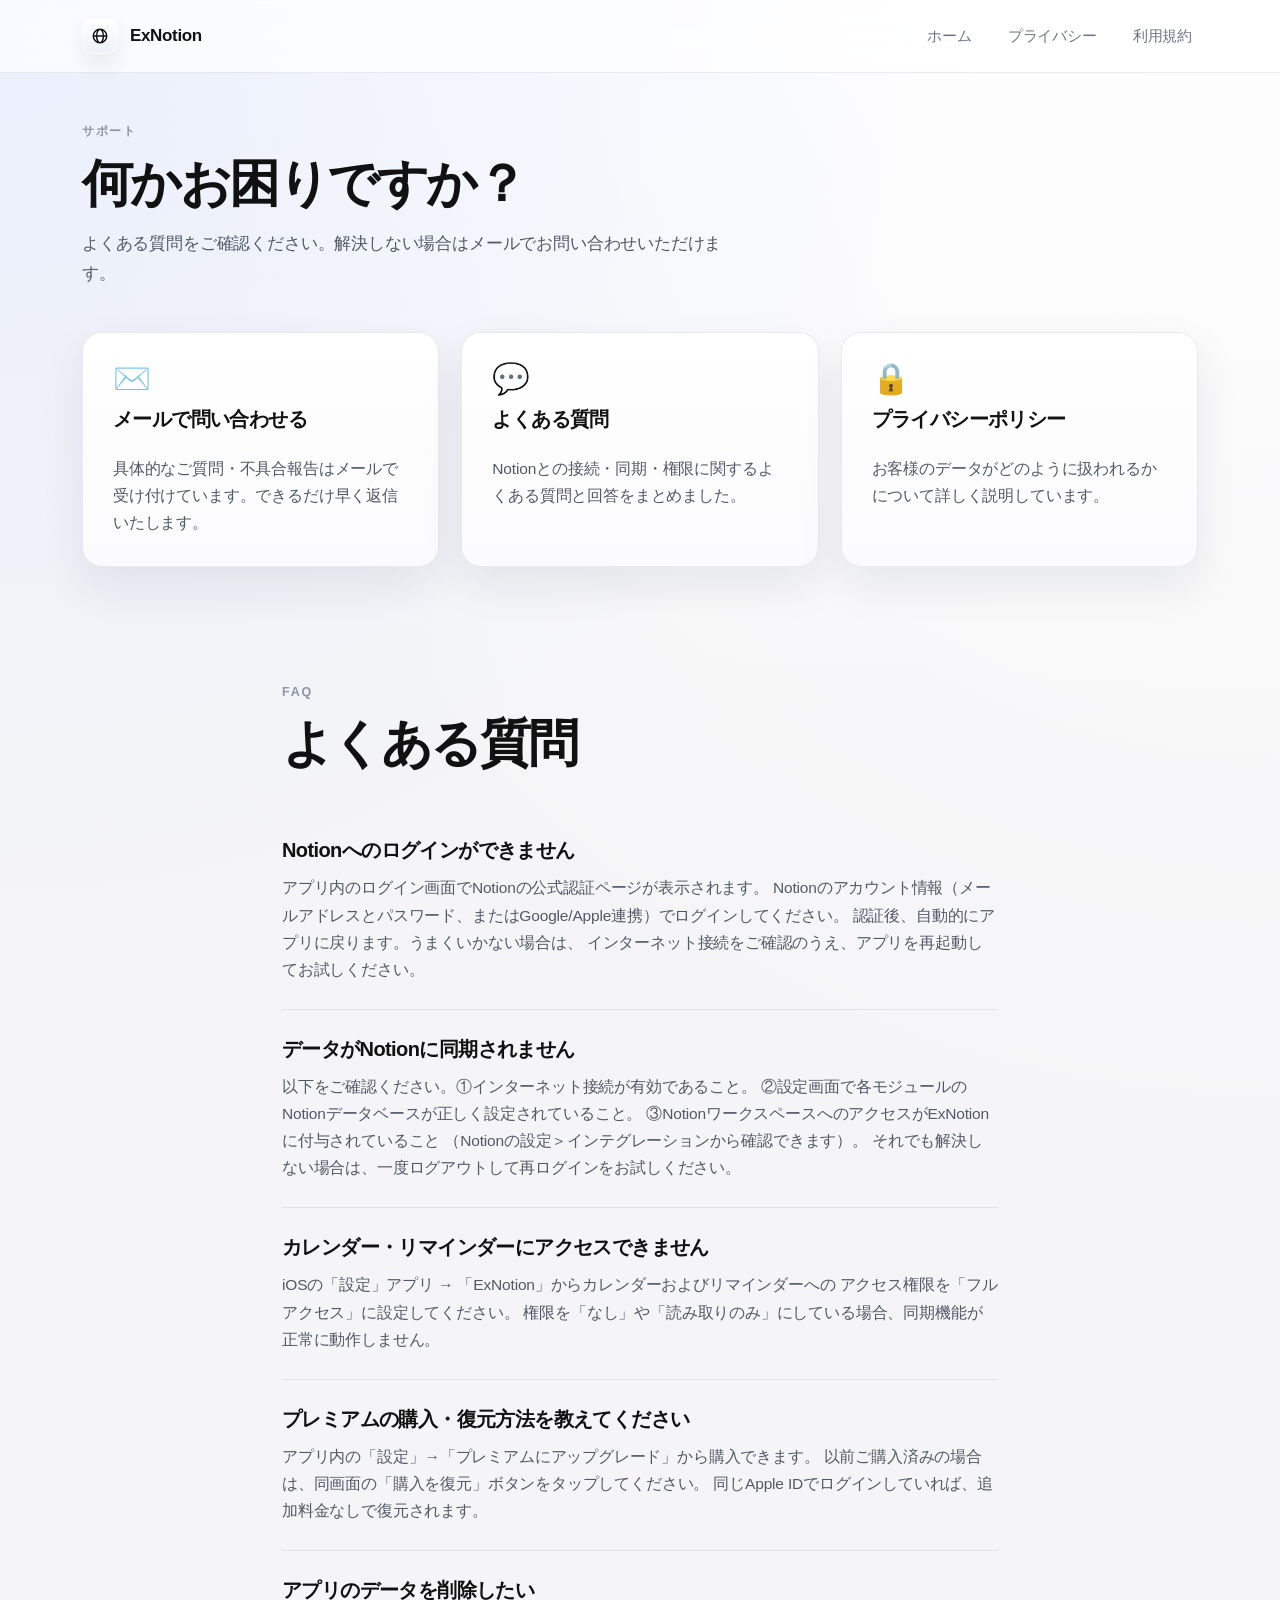
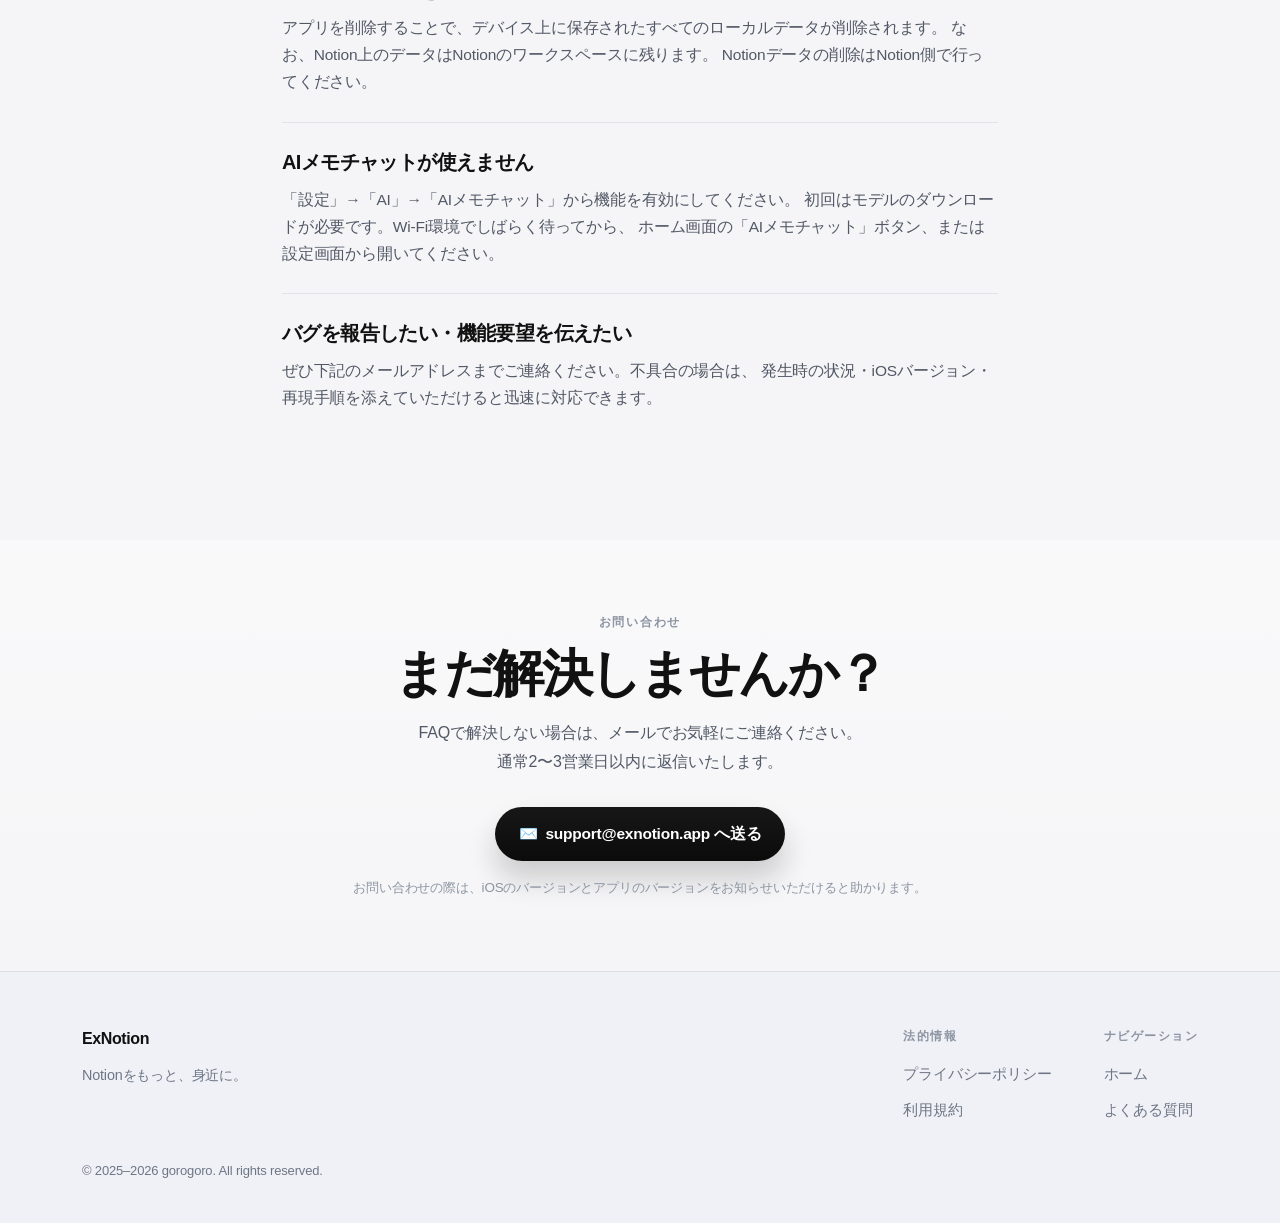
<file: support.html>
<!DOCTYPE html>
<html lang="ja">
<head>
  <meta charset="UTF-8" />
  <meta name="viewport" content="width=device-width, initial-scale=1.0" />
  <title>サポート — ExNotion</title>
  <meta name="description" content="ExNotionのサポートページ。よくある質問や、お問い合わせ方法をご案内します。" />
  <link rel="stylesheet" href="style.css" />
</head>
<body>

  <header>
    <nav>
      <a href="index.html" class="nav-logo">
        <span class="nav-logo-icon">
          <svg viewBox="0 0 24 24"><path d="M21 12a9 9 0 0 1-9 9m9-9a9 9 0 0 0-9-9m9 9H3m9 9a9 9 0 0 1-9-9m9 9c-2.5 0-4.5-4-4.5-9S9.5 3 12 3m0 18c2.5 0 4.5-4 4.5-9S14.5 3 12 3m-9 9a9 9 0 0 1 9-9"/></svg>
        </span>
        ExNotion
      </a>
      <ul class="nav-links">
        <li><a href="index.html">ホーム</a></li>
        <li><a href="privacy.html">プライバシー</a></li>
        <li><a href="terms.html">利用規約</a></li>
      </ul>
    </nav>
  </header>

  <section class="page-hero">
    <div class="container">
      <p class="section-label">サポート</p>
      <h1 class="section-title">何かお困りですか？</h1>
      <p class="section-desc">
        よくある質問をご確認ください。解決しない場合はメールでお問い合わせいただけます。
      </p>

      <div class="support-grid">
        <a href="mailto:support@exnotion.app" class="support-card">
          <div class="support-card-icon">✉️</div>
          <h3>メールで問い合わせる</h3>
          <p>具体的なご質問・不具合報告はメールで受け付けています。できるだけ早く返信いたします。</p>
        </a>
        <a href="#faq" class="support-card">
          <div class="support-card-icon">💬</div>
          <h3>よくある質問</h3>
          <p>Notionとの接続・同期・権限に関するよくある質問と回答をまとめました。</p>
        </a>
        <a href="privacy.html" class="support-card">
          <div class="support-card-icon">🔒</div>
          <h3>プライバシーポリシー</h3>
          <p>お客様のデータがどのように扱われるかについて詳しく説明しています。</p>
        </a>
      </div>
    </div>
  </section>

  <!-- ── FAQ ── -->
  <section id="faq">
    <div class="container container-narrow">
      <p class="section-label">FAQ</p>
      <h2 class="section-title faq-title">よくある質問</h2>

      <div class="faq-item">
        <h3>Notionへのログインができません</h3>
        <p>
          アプリ内のログイン画面でNotionの公式認証ページが表示されます。
          Notionのアカウント情報（メールアドレスとパスワード、またはGoogle/Apple連携）でログインしてください。
          認証後、自動的にアプリに戻ります。うまくいかない場合は、
          インターネット接続をご確認のうえ、アプリを再起動してお試しください。
        </p>
      </div>

      <div class="faq-item">
        <h3>データがNotionに同期されません</h3>
        <p>
          以下をご確認ください。①インターネット接続が有効であること。
          ②設定画面で各モジュールのNotionデータベースが正しく設定されていること。
          ③NotionワークスペースへのアクセスがExNotionに付与されていること
          （Notionの設定＞インテグレーションから確認できます）。
          それでも解決しない場合は、一度ログアウトして再ログインをお試しください。
        </p>
      </div>

      <div class="faq-item">
        <h3>カレンダー・リマインダーにアクセスできません</h3>
        <p>
          iOSの「設定」アプリ → 「ExNotion」からカレンダーおよびリマインダーへの
          アクセス権限を「フルアクセス」に設定してください。
          権限を「なし」や「読み取りのみ」にしている場合、同期機能が正常に動作しません。
        </p>
      </div>

      <div class="faq-item">
        <h3>プレミアムの購入・復元方法を教えてください</h3>
        <p>
          アプリ内の「設定」→「プレミアムにアップグレード」から購入できます。
          以前ご購入済みの場合は、同画面の「購入を復元」ボタンをタップしてください。
          同じApple IDでログインしていれば、追加料金なしで復元されます。
        </p>
      </div>

      <div class="faq-item">
        <h3>アプリのデータを削除したい</h3>
        <p>
          アプリを削除することで、デバイス上に保存されたすべてのローカルデータが削除されます。
          なお、Notion上のデータはNotionのワークスペースに残ります。
          Notionデータの削除はNotion側で行ってください。
        </p>
      </div>

      <div class="faq-item">
        <h3>AIメモチャットが使えません</h3>
        <p>
          「設定」→「AI」→「AIメモチャット」から機能を有効にしてください。
          初回はモデルのダウンロードが必要です。Wi-Fi環境でしばらく待ってから、
          ホーム画面の「AIメモチャット」ボタン、または設定画面から開いてください。
        </p>
      </div>

      <div class="faq-item">
        <h3>バグを報告したい・機能要望を伝えたい</h3>
        <p>
          ぜひ下記のメールアドレスまでご連絡ください。不具合の場合は、
          発生時の状況・iOSバージョン・再現手順を添えていただけると迅速に対応できます。
        </p>
      </div>

    </div>
  </section>

  <!-- ── Contact ── -->
  <section class="section-surface support-cta">
    <div class="container container-narrow support-cta-inner">
      <p class="section-label">お問い合わせ</p>
      <h2 class="section-title">まだ解決しませんか？</h2>
      <p class="support-cta-copy">
        FAQで解決しない場合は、メールでお気軽にご連絡ください。<br>
        通常2〜3営業日以内に返信いたします。
      </p>
      <a href="mailto:support@exnotion.app" class="btn-primary support-cta-button">
        ✉️&nbsp;&nbsp;support@exnotion.app へ送る
      </a>
      <p class="support-cta-note">
        お問い合わせの際は、iOSのバージョンとアプリのバージョンをお知らせいただけると助かります。
      </p>
    </div>
  </section>

  <footer>
    <div class="footer-inner">
      <div class="footer-brand">
        <strong>ExNotion</strong>
        <p>Notionをもっと、身近に。</p>
      </div>
      <div class="footer-links">
        <div class="footer-col">
          <h4>法的情報</h4>
          <ul>
            <li><a href="privacy.html">プライバシーポリシー</a></li>
            <li><a href="terms.html">利用規約</a></li>
          </ul>
        </div>
        <div class="footer-col">
          <h4>ナビゲーション</h4>
          <ul>
            <li><a href="index.html">ホーム</a></li>
            <li><a href="#faq">よくある質問</a></li>
          </ul>
        </div>
      </div>
    </div>
    <p class="footer-copy">© 2025–2026 gorogoro. All rights reserved.</p>
  </footer>

</body>
</html>
</file>
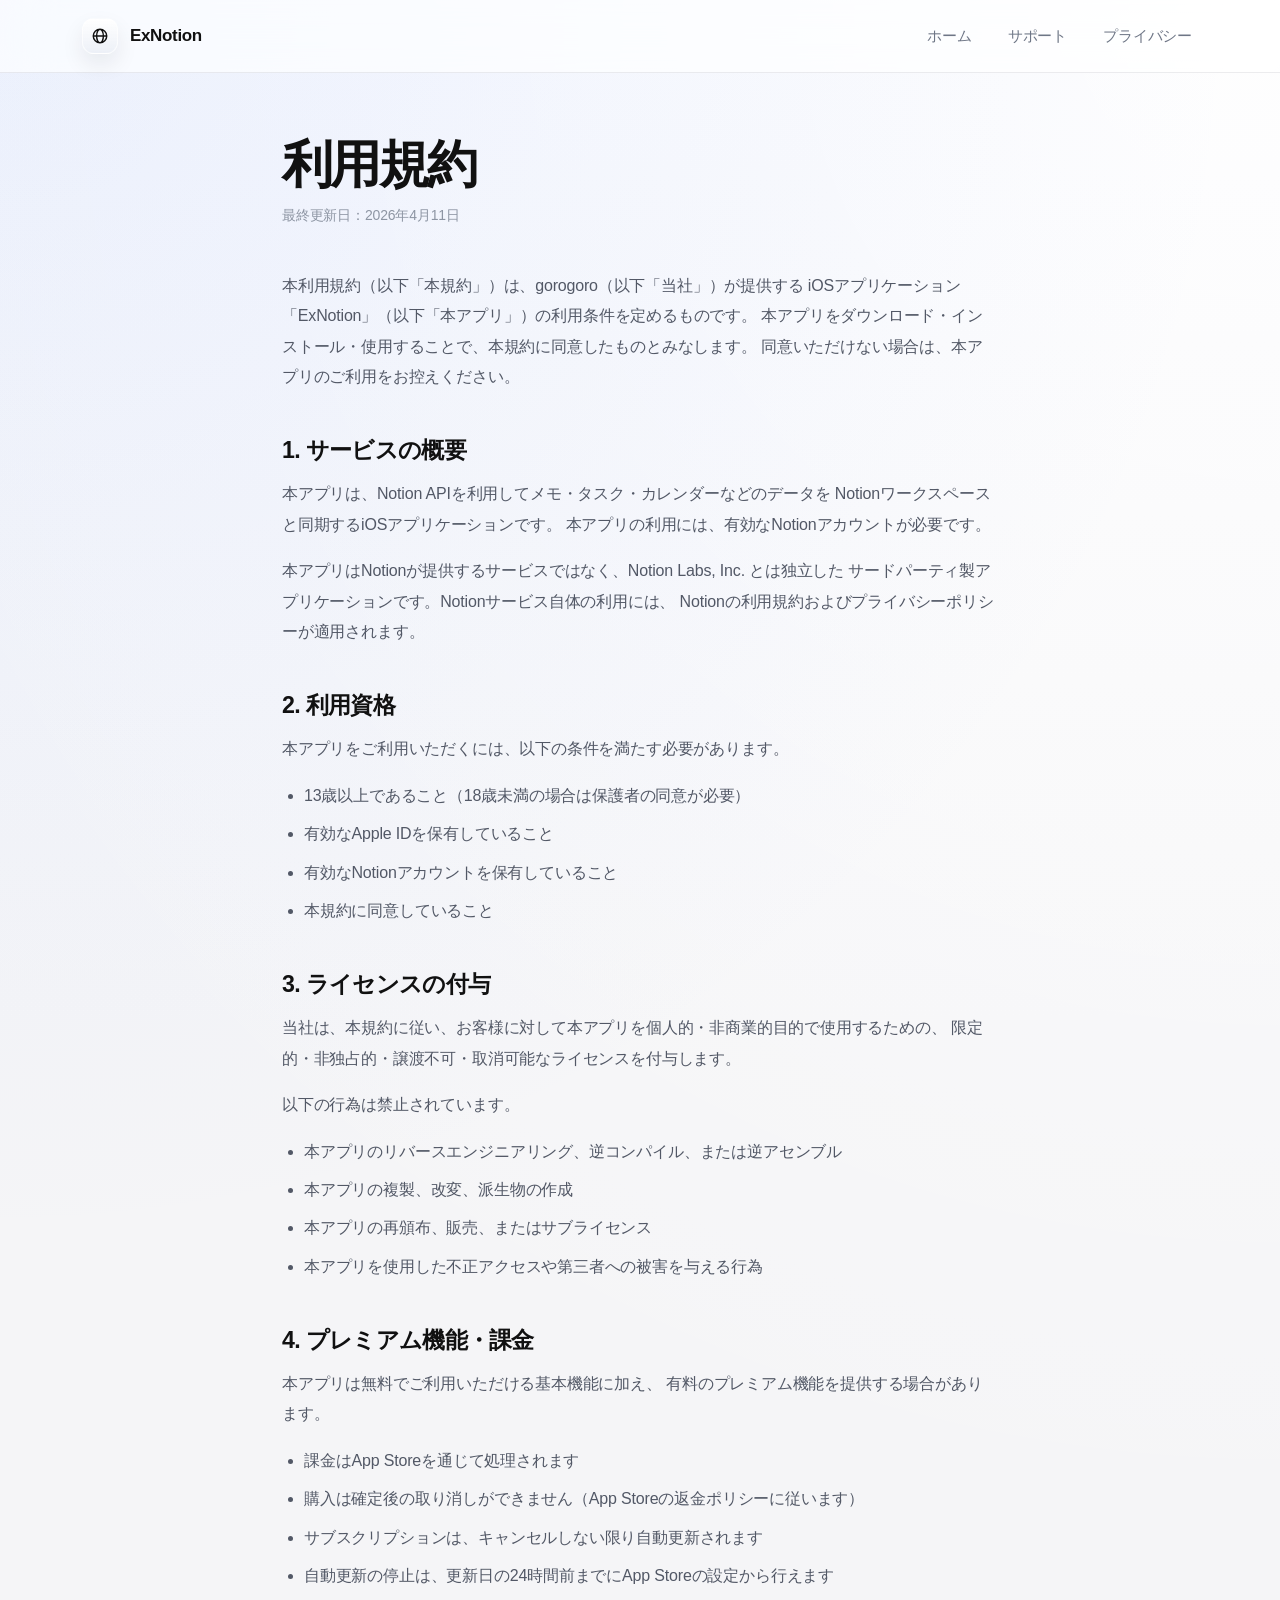
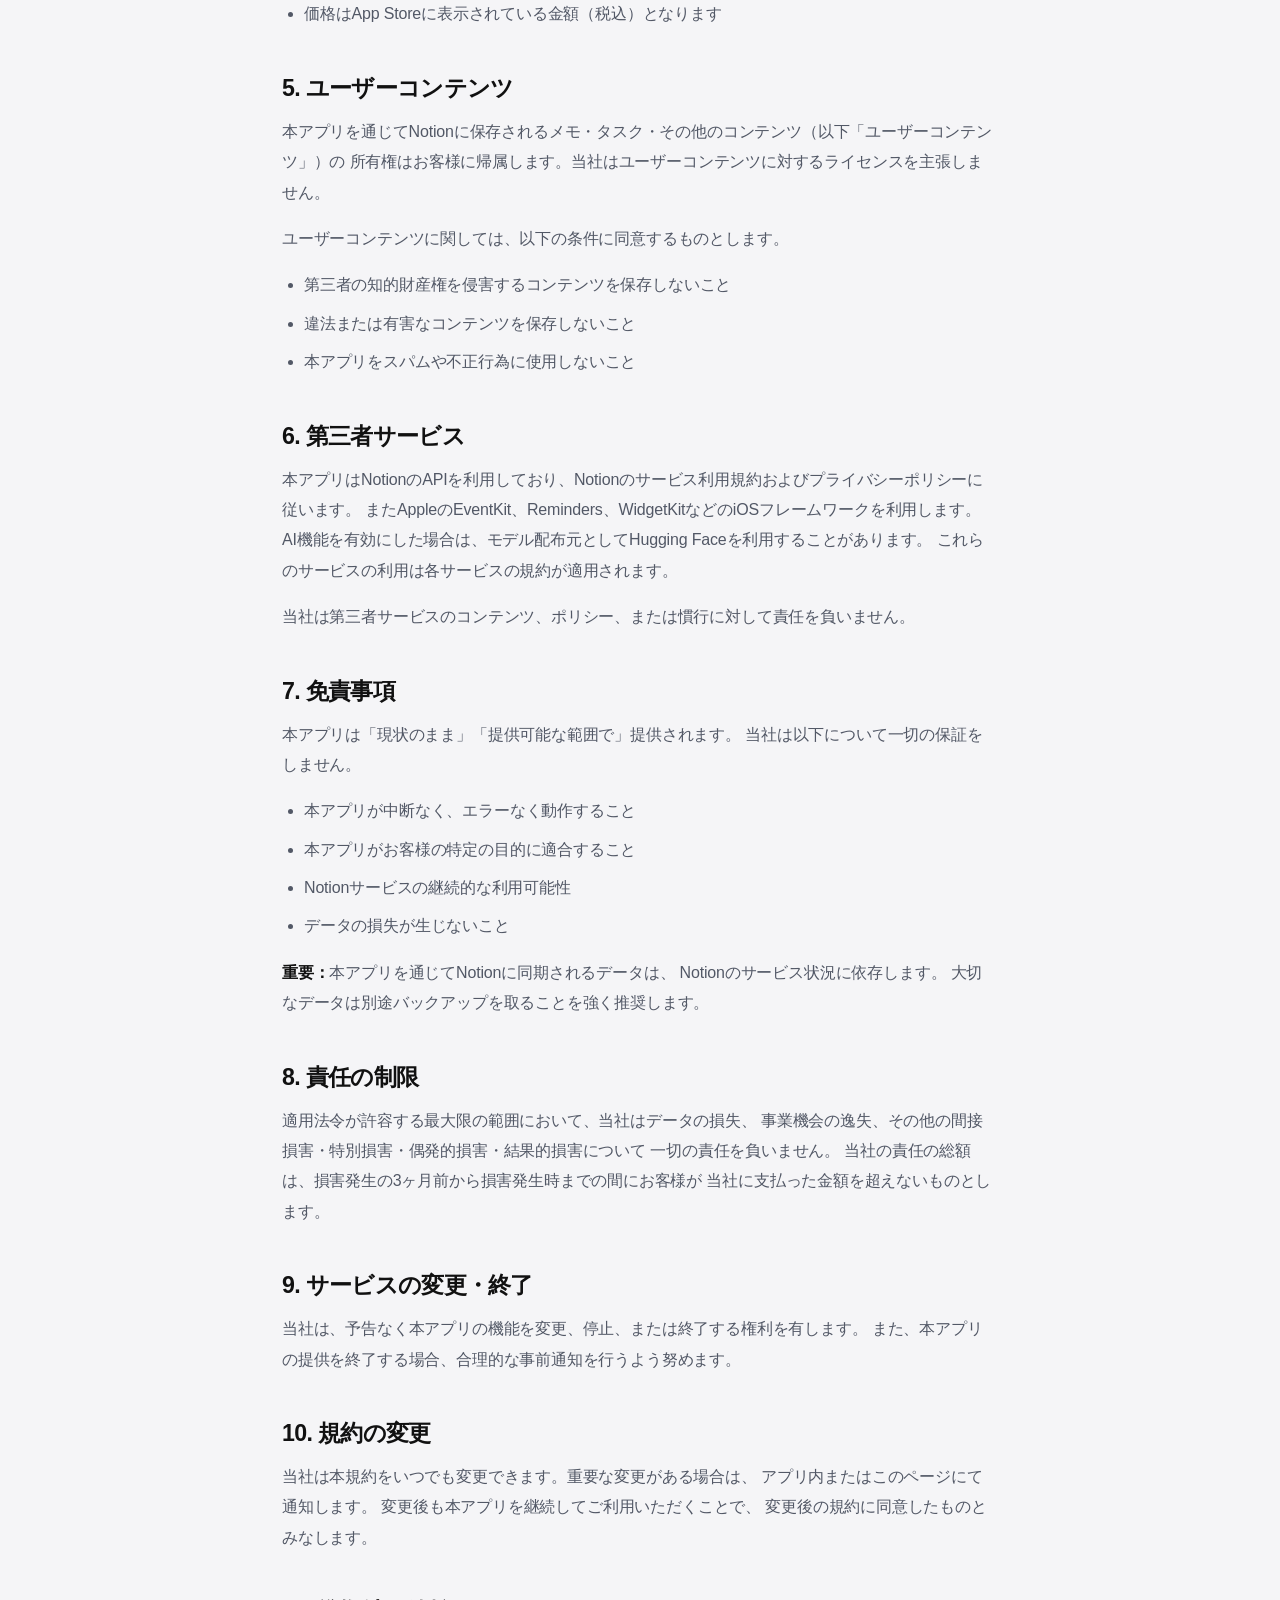
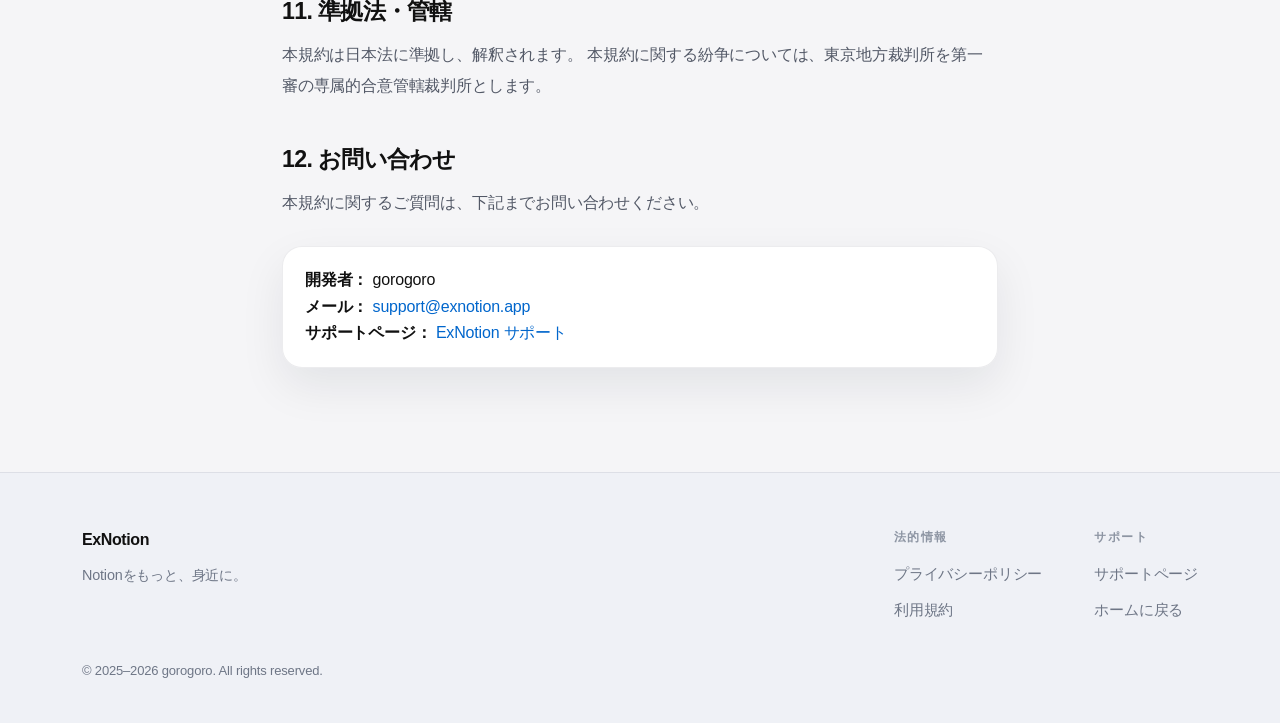
<file: terms.html>
<!DOCTYPE html>
<html lang="ja">
<head>
  <meta charset="UTF-8" />
  <meta name="viewport" content="width=device-width, initial-scale=1.0" />
  <title>利用規約 — ExNotion</title>
  <meta name="description" content="ExNotionの利用規約。本アプリをご利用いただく前にお読みください。" />
  <link rel="stylesheet" href="style.css" />
</head>
<body>

  <header>
    <nav>
      <a href="index.html" class="nav-logo">
        <span class="nav-logo-icon">
          <svg viewBox="0 0 24 24"><path d="M21 12a9 9 0 0 1-9 9m9-9a9 9 0 0 0-9-9m9 9H3m9 9a9 9 0 0 1-9-9m9 9c-2.5 0-4.5-4-4.5-9S9.5 3 12 3m0 18c2.5 0 4.5-4 4.5-9S14.5 3 12 3m-9 9a9 9 0 0 1 9-9"/></svg>
        </span>
        ExNotion
      </a>
      <ul class="nav-links">
        <li><a href="index.html">ホーム</a></li>
        <li><a href="support.html">サポート</a></li>
        <li><a href="privacy.html">プライバシー</a></li>
      </ul>
    </nav>
  </header>

  <main class="prose">
    <h1>利用規約</h1>
    <p class="updated">最終更新日：2026年4月11日</p>

    <p>
      本利用規約（以下「本規約」）は、gorogoro（以下「当社」）が提供する
      iOSアプリケーション「ExNotion」（以下「本アプリ」）の利用条件を定めるものです。
      本アプリをダウンロード・インストール・使用することで、本規約に同意したものとみなします。
      同意いただけない場合は、本アプリのご利用をお控えください。
    </p>

    <h2>1. サービスの概要</h2>

    <p>
      本アプリは、Notion APIを利用してメモ・タスク・カレンダーなどのデータを
      Notionワークスペースと同期するiOSアプリケーションです。
      本アプリの利用には、有効なNotionアカウントが必要です。
    </p>

    <p>
      本アプリはNotionが提供するサービスではなく、Notion Labs, Inc. とは独立した
      サードパーティ製アプリケーションです。Notionサービス自体の利用には、
      Notionの利用規約およびプライバシーポリシーが適用されます。
    </p>

    <h2>2. 利用資格</h2>

    <p>本アプリをご利用いただくには、以下の条件を満たす必要があります。</p>
    <ul>
      <li>13歳以上であること（18歳未満の場合は保護者の同意が必要）</li>
      <li>有効なApple IDを保有していること</li>
      <li>有効なNotionアカウントを保有していること</li>
      <li>本規約に同意していること</li>
    </ul>

    <h2>3. ライセンスの付与</h2>

    <p>
      当社は、本規約に従い、お客様に対して本アプリを個人的・非商業的目的で使用するための、
      限定的・非独占的・譲渡不可・取消可能なライセンスを付与します。
    </p>

    <p>以下の行為は禁止されています。</p>
    <ul>
      <li>本アプリのリバースエンジニアリング、逆コンパイル、または逆アセンブル</li>
      <li>本アプリの複製、改変、派生物の作成</li>
      <li>本アプリの再頒布、販売、またはサブライセンス</li>
      <li>本アプリを使用した不正アクセスや第三者への被害を与える行為</li>
    </ul>

    <h2>4. プレミアム機能・課金</h2>

    <p>
      本アプリは無料でご利用いただける基本機能に加え、
      有料のプレミアム機能を提供する場合があります。
    </p>
    <ul>
      <li>課金はApp Storeを通じて処理されます</li>
      <li>購入は確定後の取り消しができません（App Storeの返金ポリシーに従います）</li>
      <li>サブスクリプションは、キャンセルしない限り自動更新されます</li>
      <li>自動更新の停止は、更新日の24時間前までにApp Storeの設定から行えます</li>
      <li>価格はApp Storeに表示されている金額（税込）となります</li>
    </ul>

    <h2>5. ユーザーコンテンツ</h2>

    <p>
      本アプリを通じてNotionに保存されるメモ・タスク・その他のコンテンツ（以下「ユーザーコンテンツ」）の
      所有権はお客様に帰属します。当社はユーザーコンテンツに対するライセンスを主張しません。
    </p>

    <p>
      ユーザーコンテンツに関しては、以下の条件に同意するものとします。
    </p>
    <ul>
      <li>第三者の知的財産権を侵害するコンテンツを保存しないこと</li>
      <li>違法または有害なコンテンツを保存しないこと</li>
      <li>本アプリをスパムや不正行為に使用しないこと</li>
    </ul>

    <h2>6. 第三者サービス</h2>

    <p>
      本アプリはNotionのAPIを利用しており、Notionのサービス利用規約およびプライバシーポリシーに従います。
      またAppleのEventKit、Reminders、WidgetKitなどのiOSフレームワークを利用します。
      AI機能を有効にした場合は、モデル配布元としてHugging Faceを利用することがあります。
      これらのサービスの利用は各サービスの規約が適用されます。
    </p>

    <p>
      当社は第三者サービスのコンテンツ、ポリシー、または慣行に対して責任を負いません。
    </p>

    <h2>7. 免責事項</h2>

    <p>
      本アプリは「現状のまま」「提供可能な範囲で」提供されます。
      当社は以下について一切の保証をしません。
    </p>
    <ul>
      <li>本アプリが中断なく、エラーなく動作すること</li>
      <li>本アプリがお客様の特定の目的に適合すること</li>
      <li>Notionサービスの継続的な利用可能性</li>
      <li>データの損失が生じないこと</li>
    </ul>

    <p>
      <strong>重要：</strong>本アプリを通じてNotionに同期されるデータは、
      Notionのサービス状況に依存します。
      大切なデータは別途バックアップを取ることを強く推奨します。
    </p>

    <h2>8. 責任の制限</h2>

    <p>
      適用法令が許容する最大限の範囲において、当社はデータの損失、
      事業機会の逸失、その他の間接損害・特別損害・偶発的損害・結果的損害について
      一切の責任を負いません。
      当社の責任の総額は、損害発生の3ヶ月前から損害発生時までの間にお客様が
      当社に支払った金額を超えないものとします。
    </p>

    <h2>9. サービスの変更・終了</h2>

    <p>
      当社は、予告なく本アプリの機能を変更、停止、または終了する権利を有します。
      また、本アプリの提供を終了する場合、合理的な事前通知を行うよう努めます。
    </p>

    <h2>10. 規約の変更</h2>

    <p>
      当社は本規約をいつでも変更できます。重要な変更がある場合は、
      アプリ内またはこのページにて通知します。
      変更後も本アプリを継続してご利用いただくことで、
      変更後の規約に同意したものとみなします。
    </p>

    <h2>11. 準拠法・管轄</h2>

    <p>
      本規約は日本法に準拠し、解釈されます。
      本規約に関する紛争については、東京地方裁判所を第一審の専属的合意管轄裁判所とします。
    </p>

    <h2>12. お問い合わせ</h2>

    <p>本規約に関するご質問は、下記までお問い合わせください。</p>

    <div class="info-box">
      <strong>開発者：</strong> gorogoro<br>
      <strong>メール：</strong> <a href="mailto:support@exnotion.app">support@exnotion.app</a><br>
      <strong>サポートページ：</strong> <a href="support.html">ExNotion サポート</a>
    </div>

  </main>

  <footer>
    <div class="footer-inner">
      <div class="footer-brand">
        <strong>ExNotion</strong>
        <p>Notionをもっと、身近に。</p>
      </div>
      <div class="footer-links">
        <div class="footer-col">
          <h4>法的情報</h4>
          <ul>
            <li><a href="privacy.html">プライバシーポリシー</a></li>
            <li><a href="terms.html">利用規約</a></li>
          </ul>
        </div>
        <div class="footer-col">
          <h4>サポート</h4>
          <ul>
            <li><a href="support.html">サポートページ</a></li>
            <li><a href="index.html">ホームに戻る</a></li>
          </ul>
        </div>
      </div>
    </div>
    <p class="footer-copy">© 2025–2026 gorogoro. All rights reserved.</p>
  </footer>

</body>
</html>
</file>
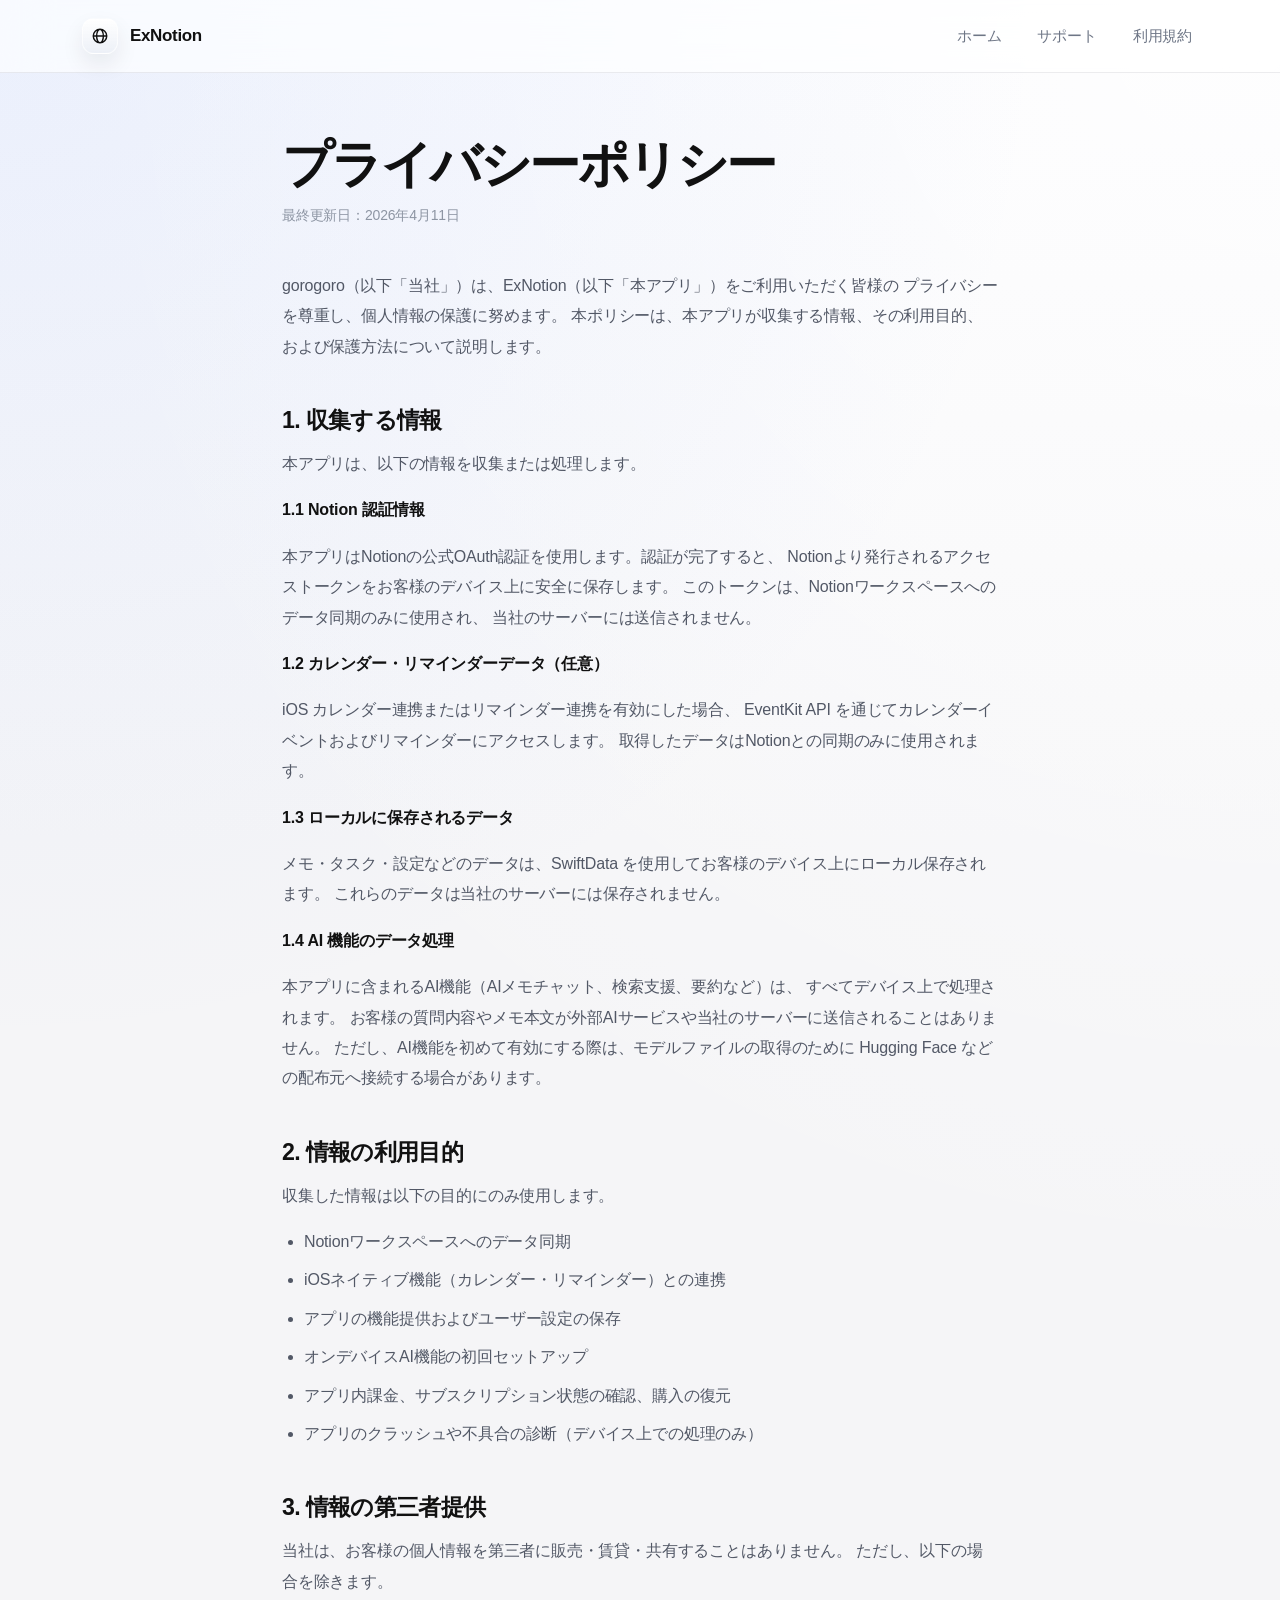
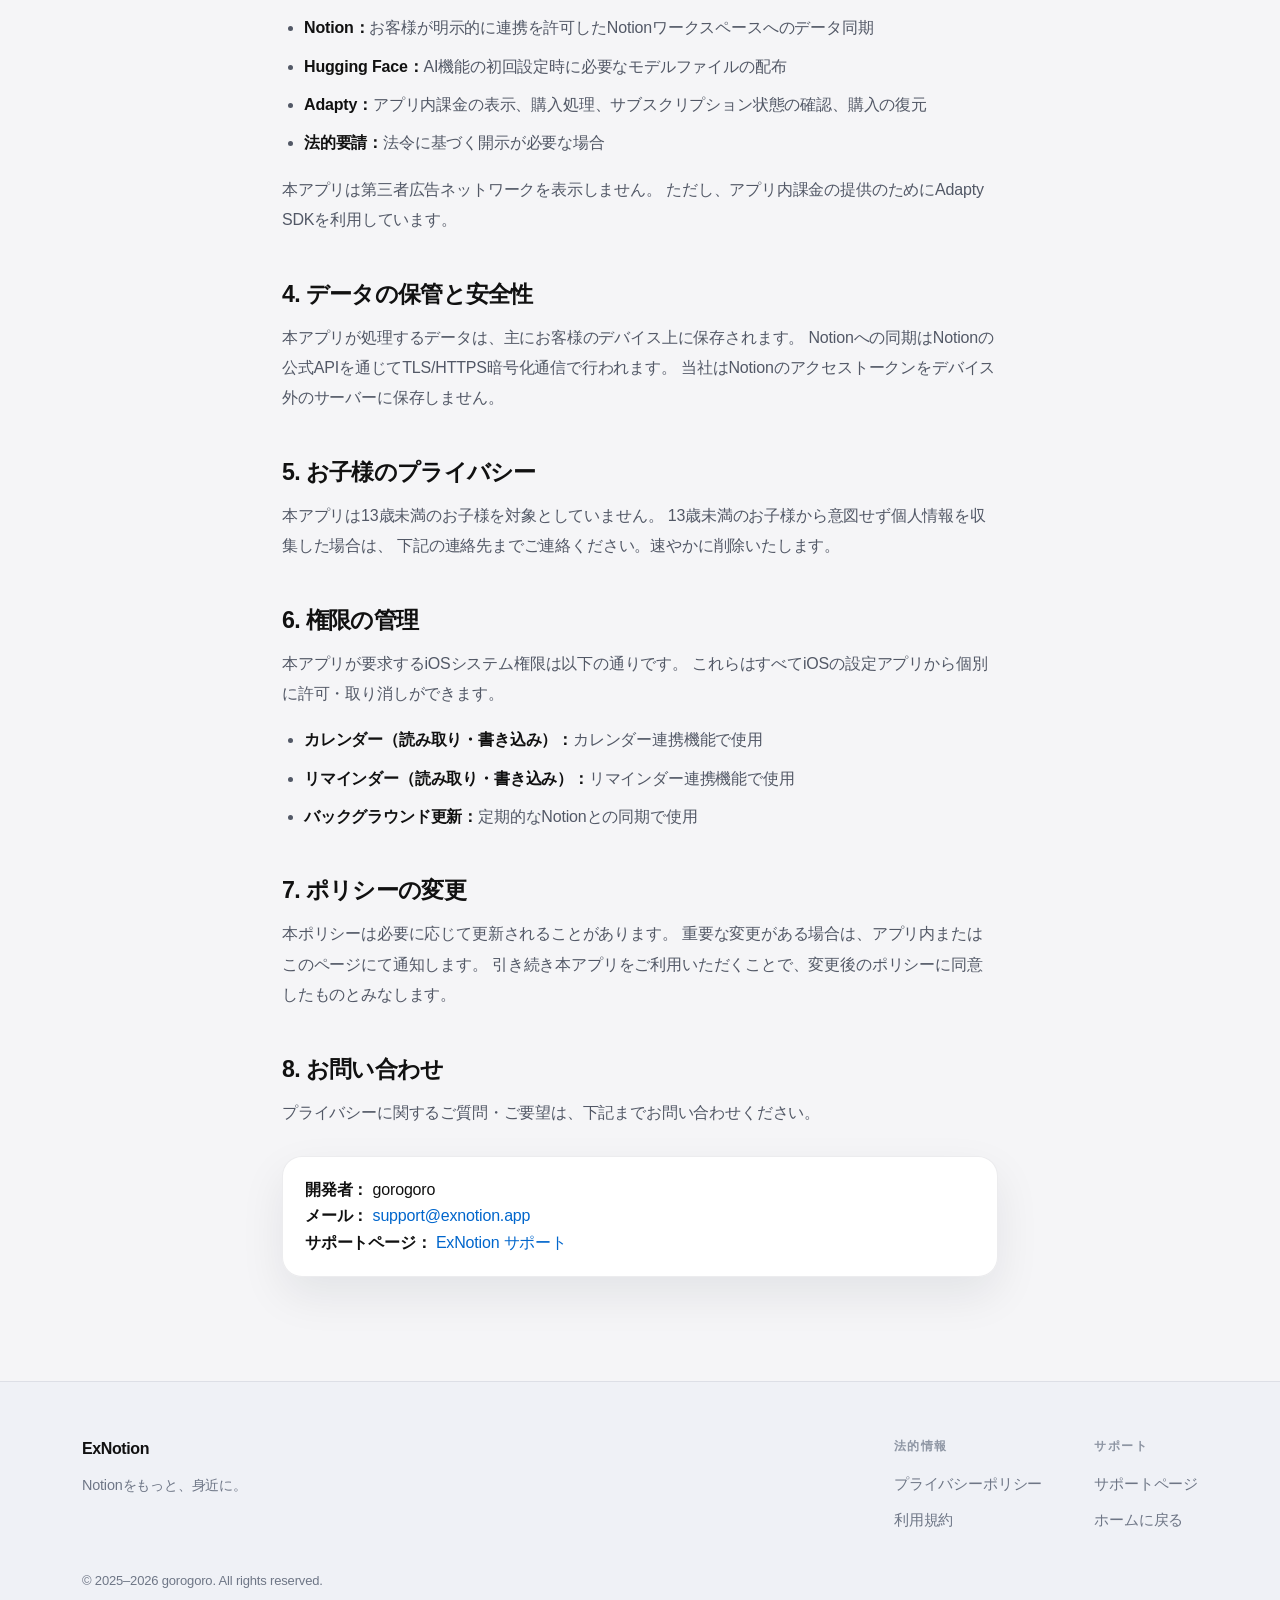
<file: exNotion/privacy.html>
<!DOCTYPE html>
<html lang="ja">
<head>
  <meta charset="UTF-8" />
  <meta name="viewport" content="width=device-width, initial-scale=1.0" />
  <title>プライバシーポリシー — ExNotion</title>
  <meta name="description" content="ExNotionのプライバシーポリシー。お客様の個人情報の取り扱いについて説明します。" />
  <link rel="stylesheet" href="../style.css" />
</head>
<body>

  <header>
    <nav>
      <a href="../index.html" class="nav-logo">
        <span class="nav-logo-icon">
          <svg viewBox="0 0 24 24"><path d="M21 12a9 9 0 0 1-9 9m9-9a9 9 0 0 0-9-9m9 9H3m9 9a9 9 0 0 1-9-9m9 9c-2.5 0-4.5-4-4.5-9S9.5 3 12 3m0 18c2.5 0 4.5-4 4.5-9S14.5 3 12 3m-9 9a9 9 0 0 1 9-9"/></svg>
        </span>
        ExNotion
      </a>
      <ul class="nav-links">
        <li><a href="../index.html">ホーム</a></li>
        <li><a href="support.html">サポート</a></li>
        <li><a href="terms.html">利用規約</a></li>
      </ul>
    </nav>
  </header>

  <main class="prose">
    <h1>プライバシーポリシー</h1>
    <p class="updated">最終更新日：2026年4月11日</p>

    <p>
      gorogoro（以下「当社」）は、ExNotion（以下「本アプリ」）をご利用いただく皆様の
      プライバシーを尊重し、個人情報の保護に努めます。
      本ポリシーは、本アプリが収集する情報、その利用目的、および保護方法について説明します。
    </p>

    <h2>1. 収集する情報</h2>

    <p>本アプリは、以下の情報を収集または処理します。</p>

    <p><strong>1.1 Notion 認証情報</strong></p>
    <p>
      本アプリはNotionの公式OAuth認証を使用します。認証が完了すると、
      Notionより発行されるアクセストークンをお客様のデバイス上に安全に保存します。
      このトークンは、Notionワークスペースへのデータ同期のみに使用され、
      当社のサーバーには送信されません。
    </p>

    <p><strong>1.2 カレンダー・リマインダーデータ（任意）</strong></p>
    <p>
      iOS カレンダー連携またはリマインダー連携を有効にした場合、
      EventKit API を通じてカレンダーイベントおよびリマインダーにアクセスします。
      取得したデータはNotionとの同期のみに使用されます。
    </p>

    <p><strong>1.3 ローカルに保存されるデータ</strong></p>
    <p>
      メモ・タスク・設定などのデータは、SwiftData を使用してお客様のデバイス上にローカル保存されます。
      これらのデータは当社のサーバーには保存されません。
    </p>

    <p><strong>1.4 AI 機能のデータ処理</strong></p>
    <p>
      本アプリに含まれるAI機能（AIメモチャット、検索支援、要約など）は、
      すべてデバイス上で処理されます。
      お客様の質問内容やメモ本文が外部AIサービスや当社のサーバーに送信されることはありません。
      ただし、AI機能を初めて有効にする際は、モデルファイルの取得のために
      Hugging Face などの配布元へ接続する場合があります。
    </p>

    <h2>2. 情報の利用目的</h2>

    <p>収集した情報は以下の目的にのみ使用します。</p>
    <ul>
      <li>Notionワークスペースへのデータ同期</li>
      <li>iOSネイティブ機能（カレンダー・リマインダー）との連携</li>
      <li>アプリの機能提供およびユーザー設定の保存</li>
      <li>オンデバイスAI機能の初回セットアップ</li>
      <li>アプリ内課金、サブスクリプション状態の確認、購入の復元</li>
      <li>アプリのクラッシュや不具合の診断（デバイス上での処理のみ）</li>
    </ul>

    <h2>3. 情報の第三者提供</h2>

    <p>
      当社は、お客様の個人情報を第三者に販売・賃貸・共有することはありません。
      ただし、以下の場合を除きます。
    </p>
    <ul>
      <li><strong>Notion：</strong>お客様が明示的に連携を許可したNotionワークスペースへのデータ同期</li>
      <li><strong>Hugging Face：</strong>AI機能の初回設定時に必要なモデルファイルの配布</li>
      <li><strong>Adapty：</strong>アプリ内課金の表示、購入処理、サブスクリプション状態の確認、購入の復元</li>
      <li><strong>法的要請：</strong>法令に基づく開示が必要な場合</li>
    </ul>

    <p>
      本アプリは第三者広告ネットワークを表示しません。
      ただし、アプリ内課金の提供のためにAdapty SDKを利用しています。
    </p>

    <h2>4. データの保管と安全性</h2>

    <p>
      本アプリが処理するデータは、主にお客様のデバイス上に保存されます。
      Notionへの同期はNotionの公式APIを通じてTLS/HTTPS暗号化通信で行われます。
      当社はNotionのアクセストークンをデバイス外のサーバーに保存しません。
    </p>

    <h2>5. お子様のプライバシー</h2>

    <p>
      本アプリは13歳未満のお子様を対象としていません。
      13歳未満のお子様から意図せず個人情報を収集した場合は、
      下記の連絡先までご連絡ください。速やかに削除いたします。
    </p>

    <h2>6. 権限の管理</h2>

    <p>
      本アプリが要求するiOSシステム権限は以下の通りです。
      これらはすべてiOSの設定アプリから個別に許可・取り消しができます。
    </p>
    <ul>
      <li><strong>カレンダー（読み取り・書き込み）：</strong>カレンダー連携機能で使用</li>
      <li><strong>リマインダー（読み取り・書き込み）：</strong>リマインダー連携機能で使用</li>
      <li><strong>バックグラウンド更新：</strong>定期的なNotionとの同期で使用</li>
    </ul>

    <h2>7. ポリシーの変更</h2>

    <p>
      本ポリシーは必要に応じて更新されることがあります。
      重要な変更がある場合は、アプリ内またはこのページにて通知します。
      引き続き本アプリをご利用いただくことで、変更後のポリシーに同意したものとみなします。
    </p>

    <h2>8. お問い合わせ</h2>

    <p>
      プライバシーに関するご質問・ご要望は、下記までお問い合わせください。
    </p>

    <div class="info-box">
      <strong>開発者：</strong> gorogoro<br>
      <strong>メール：</strong> <a href="mailto:support@exnotion.app">support@exnotion.app</a><br>
      <strong>サポートページ：</strong> <a href="support.html">ExNotion サポート</a>
    </div>

  </main>

  <footer>
    <div class="footer-inner">
      <div class="footer-brand">
        <strong>ExNotion</strong>
        <p>Notionをもっと、身近に。</p>
      </div>
      <div class="footer-links">
        <div class="footer-col">
          <h4>法的情報</h4>
          <ul>
            <li><a href="privacy.html">プライバシーポリシー</a></li>
            <li><a href="terms.html">利用規約</a></li>
          </ul>
        </div>
        <div class="footer-col">
          <h4>サポート</h4>
          <ul>
            <li><a href="support.html">サポートページ</a></li>
            <li><a href="../index.html">ホームに戻る</a></li>
          </ul>
        </div>
      </div>
    </div>
    <p class="footer-copy">© 2025–2026 gorogoro. All rights reserved.</p>
  </footer>

</body>
</html>
</file>
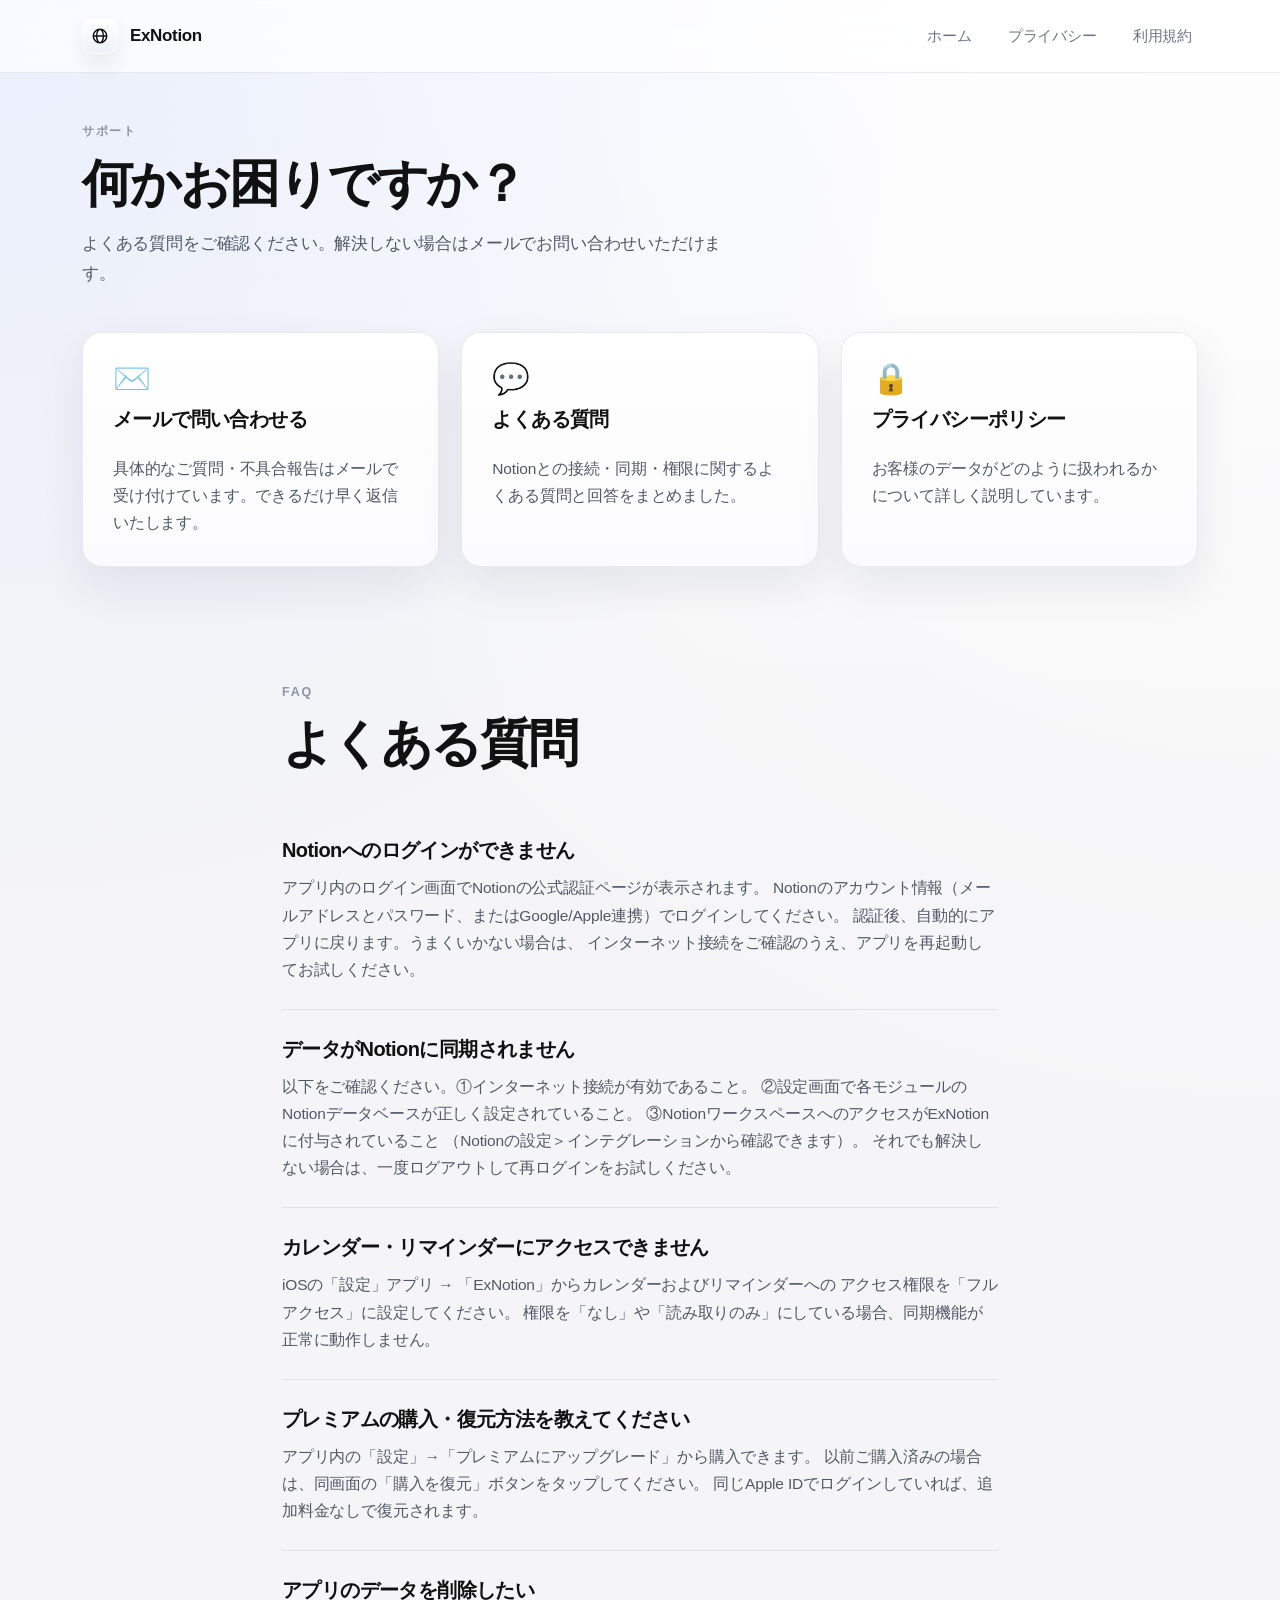
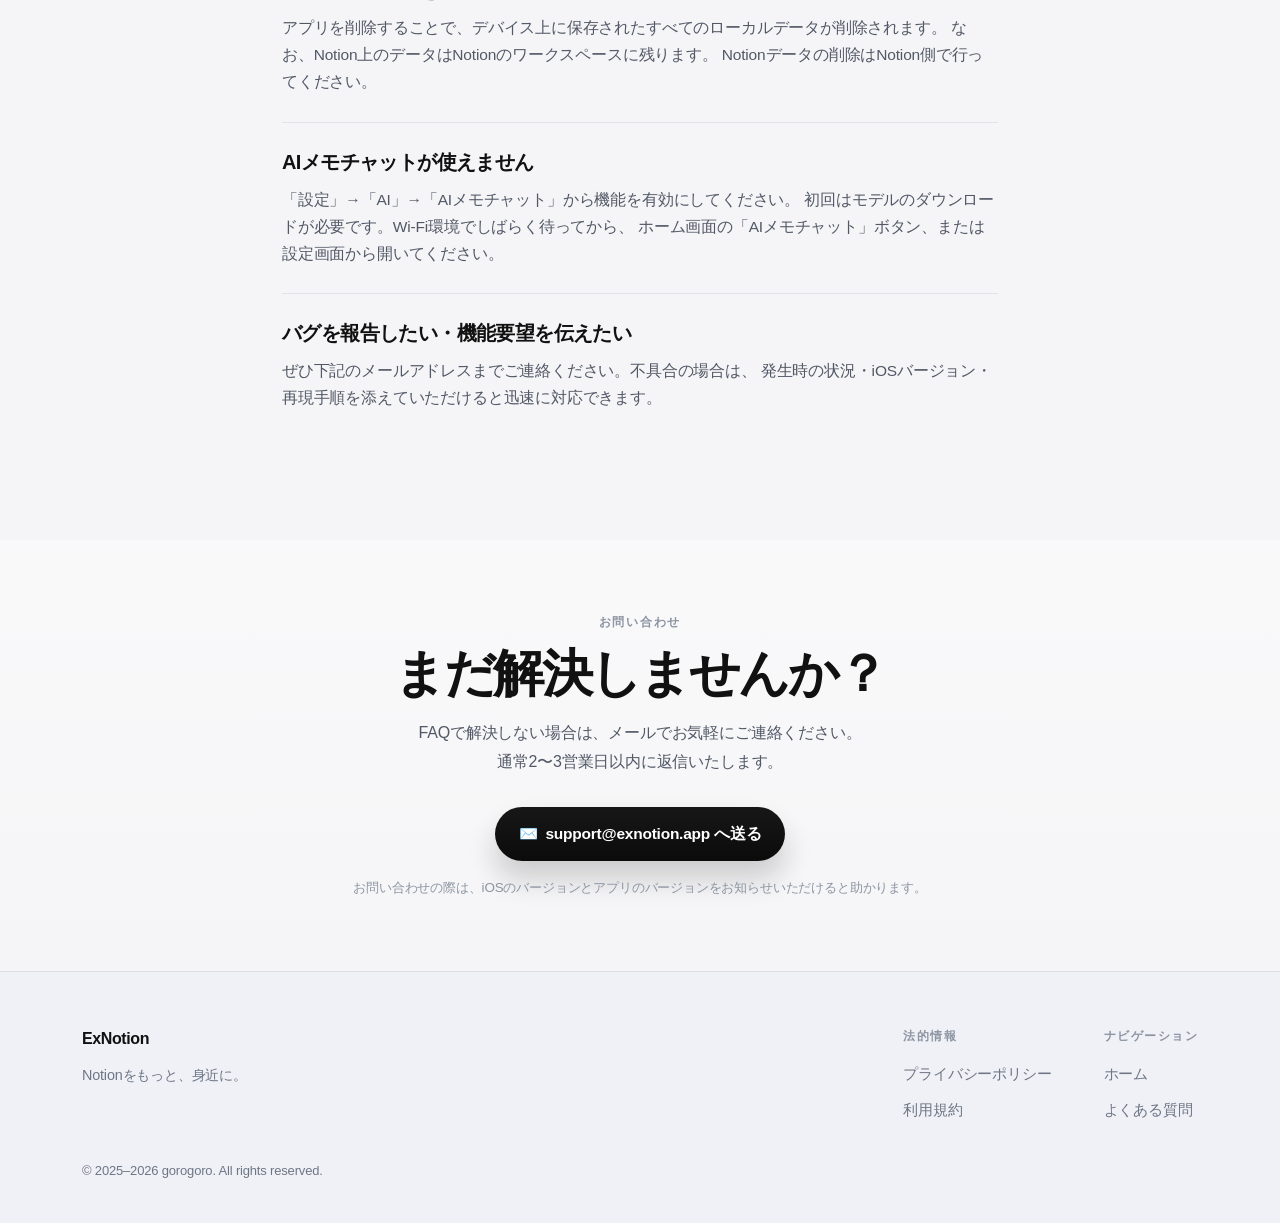
<file: exNotion/support.html>
<!DOCTYPE html>
<html lang="ja">
<head>
  <meta charset="UTF-8" />
  <meta name="viewport" content="width=device-width, initial-scale=1.0" />
  <title>サポート — ExNotion</title>
  <meta name="description" content="ExNotionのサポートページ。よくある質問や、お問い合わせ方法をご案内します。" />
  <link rel="stylesheet" href="../style.css" />
</head>
<body>

  <header>
    <nav>
      <a href="../index.html" class="nav-logo">
        <span class="nav-logo-icon">
          <svg viewBox="0 0 24 24"><path d="M21 12a9 9 0 0 1-9 9m9-9a9 9 0 0 0-9-9m9 9H3m9 9a9 9 0 0 1-9-9m9 9c-2.5 0-4.5-4-4.5-9S9.5 3 12 3m0 18c2.5 0 4.5-4 4.5-9S14.5 3 12 3m-9 9a9 9 0 0 1 9-9"/></svg>
        </span>
        ExNotion
      </a>
      <ul class="nav-links">
        <li><a href="../index.html">ホーム</a></li>
        <li><a href="privacy.html">プライバシー</a></li>
        <li><a href="terms.html">利用規約</a></li>
      </ul>
    </nav>
  </header>

  <section class="page-hero">
    <div class="container">
      <p class="section-label">サポート</p>
      <h1 class="section-title">何かお困りですか？</h1>
      <p class="section-desc">
        よくある質問をご確認ください。解決しない場合はメールでお問い合わせいただけます。
      </p>

      <div class="support-grid">
        <a href="mailto:support@exnotion.app" class="support-card">
          <div class="support-card-icon">✉️</div>
          <h3>メールで問い合わせる</h3>
          <p>具体的なご質問・不具合報告はメールで受け付けています。できるだけ早く返信いたします。</p>
        </a>
        <a href="#faq" class="support-card">
          <div class="support-card-icon">💬</div>
          <h3>よくある質問</h3>
          <p>Notionとの接続・同期・権限に関するよくある質問と回答をまとめました。</p>
        </a>
        <a href="privacy.html" class="support-card">
          <div class="support-card-icon">🔒</div>
          <h3>プライバシーポリシー</h3>
          <p>お客様のデータがどのように扱われるかについて詳しく説明しています。</p>
        </a>
      </div>
    </div>
  </section>

  <!-- ── FAQ ── -->
  <section id="faq">
    <div class="container container-narrow">
      <p class="section-label">FAQ</p>
      <h2 class="section-title faq-title">よくある質問</h2>

      <div class="faq-item">
        <h3>Notionへのログインができません</h3>
        <p>
          アプリ内のログイン画面でNotionの公式認証ページが表示されます。
          Notionのアカウント情報（メールアドレスとパスワード、またはGoogle/Apple連携）でログインしてください。
          認証後、自動的にアプリに戻ります。うまくいかない場合は、
          インターネット接続をご確認のうえ、アプリを再起動してお試しください。
        </p>
      </div>

      <div class="faq-item">
        <h3>データがNotionに同期されません</h3>
        <p>
          以下をご確認ください。①インターネット接続が有効であること。
          ②設定画面で各モジュールのNotionデータベースが正しく設定されていること。
          ③NotionワークスペースへのアクセスがExNotionに付与されていること
          （Notionの設定＞インテグレーションから確認できます）。
          それでも解決しない場合は、一度ログアウトして再ログインをお試しください。
        </p>
      </div>

      <div class="faq-item">
        <h3>カレンダー・リマインダーにアクセスできません</h3>
        <p>
          iOSの「設定」アプリ → 「ExNotion」からカレンダーおよびリマインダーへの
          アクセス権限を「フルアクセス」に設定してください。
          権限を「なし」や「読み取りのみ」にしている場合、同期機能が正常に動作しません。
        </p>
      </div>

      <div class="faq-item">
        <h3>プレミアムの購入・復元方法を教えてください</h3>
        <p>
          アプリ内の「設定」→「プレミアムにアップグレード」から購入できます。
          以前ご購入済みの場合は、同画面の「購入を復元」ボタンをタップしてください。
          同じApple IDでログインしていれば、追加料金なしで復元されます。
        </p>
      </div>

      <div class="faq-item">
        <h3>アプリのデータを削除したい</h3>
        <p>
          アプリを削除することで、デバイス上に保存されたすべてのローカルデータが削除されます。
          なお、Notion上のデータはNotionのワークスペースに残ります。
          Notionデータの削除はNotion側で行ってください。
        </p>
      </div>

      <div class="faq-item">
        <h3>AIメモチャットが使えません</h3>
        <p>
          「設定」→「AI」→「AIメモチャット」から機能を有効にしてください。
          初回はモデルのダウンロードが必要です。Wi-Fi環境でしばらく待ってから、
          ホーム画面の「AIメモチャット」ボタン、または設定画面から開いてください。
        </p>
      </div>

      <div class="faq-item">
        <h3>バグを報告したい・機能要望を伝えたい</h3>
        <p>
          ぜひ下記のメールアドレスまでご連絡ください。不具合の場合は、
          発生時の状況・iOSバージョン・再現手順を添えていただけると迅速に対応できます。
        </p>
      </div>

    </div>
  </section>

  <!-- ── Contact ── -->
  <section class="section-surface support-cta">
    <div class="container container-narrow support-cta-inner">
      <p class="section-label">お問い合わせ</p>
      <h2 class="section-title">まだ解決しませんか？</h2>
      <p class="support-cta-copy">
        FAQで解決しない場合は、メールでお気軽にご連絡ください。<br>
        通常2〜3営業日以内に返信いたします。
      </p>
      <a href="mailto:support@exnotion.app" class="btn-primary support-cta-button">
        ✉️&nbsp;&nbsp;support@exnotion.app へ送る
      </a>
      <p class="support-cta-note">
        お問い合わせの際は、iOSのバージョンとアプリのバージョンをお知らせいただけると助かります。
      </p>
    </div>
  </section>

  <footer>
    <div class="footer-inner">
      <div class="footer-brand">
        <strong>ExNotion</strong>
        <p>Notionをもっと、身近に。</p>
      </div>
      <div class="footer-links">
        <div class="footer-col">
          <h4>法的情報</h4>
          <ul>
            <li><a href="privacy.html">プライバシーポリシー</a></li>
            <li><a href="terms.html">利用規約</a></li>
          </ul>
        </div>
        <div class="footer-col">
          <h4>ナビゲーション</h4>
          <ul>
            <li><a href="../index.html">ホーム</a></li>
            <li><a href="#faq">よくある質問</a></li>
          </ul>
        </div>
      </div>
    </div>
    <p class="footer-copy">© 2025–2026 gorogoro. All rights reserved.</p>
  </footer>

</body>
</html>
</file>
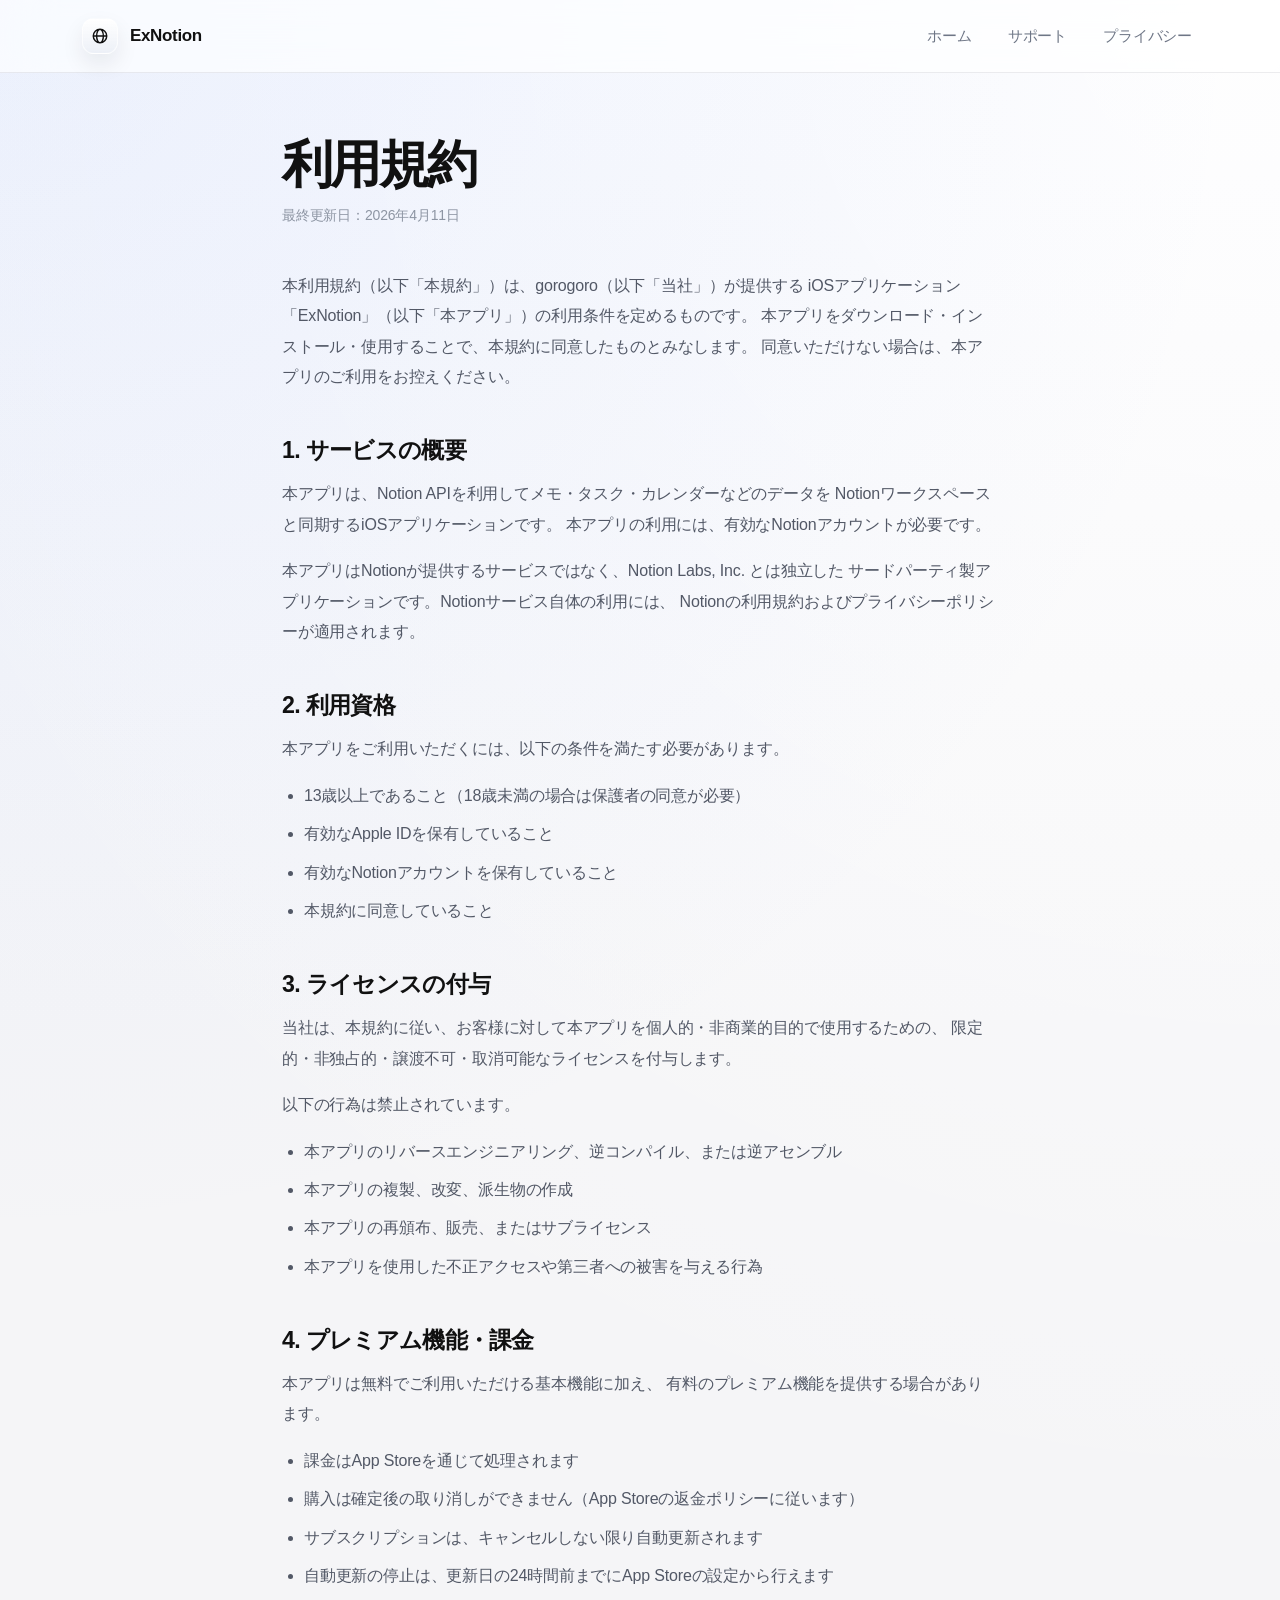
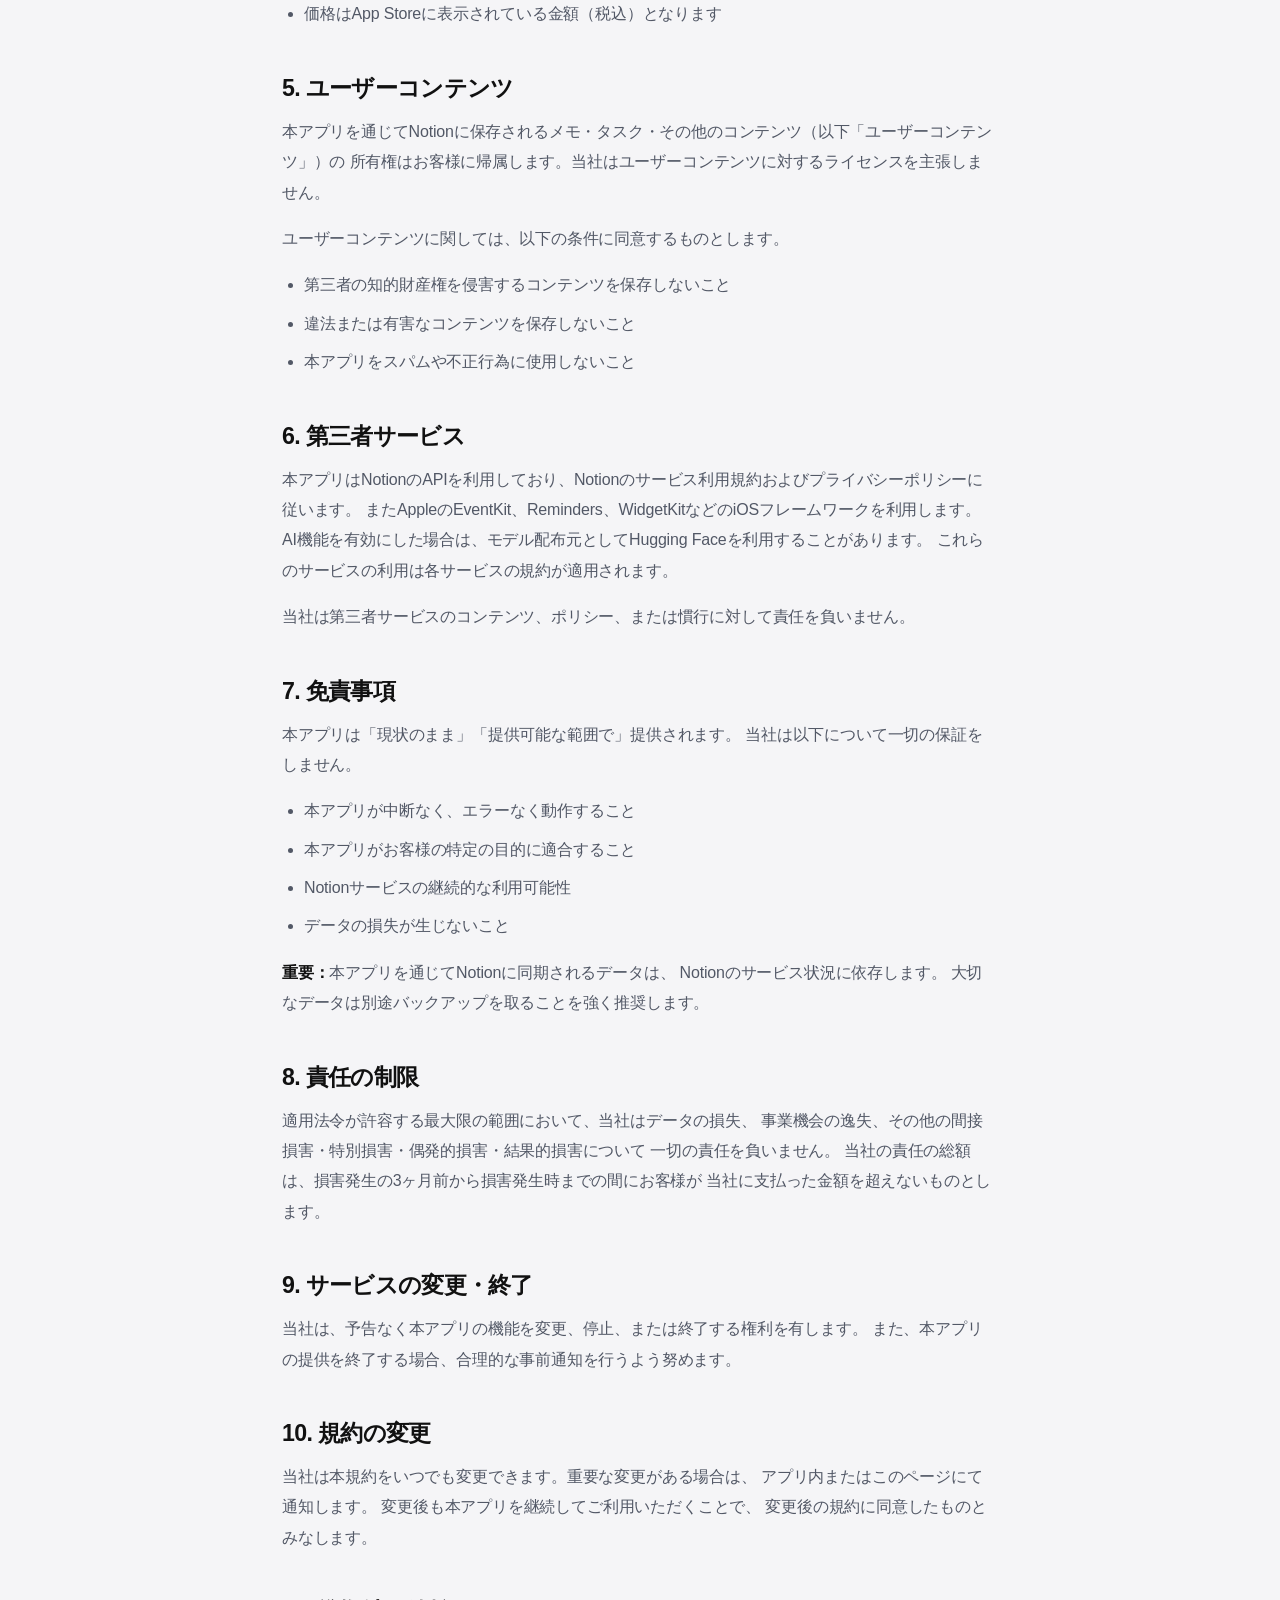
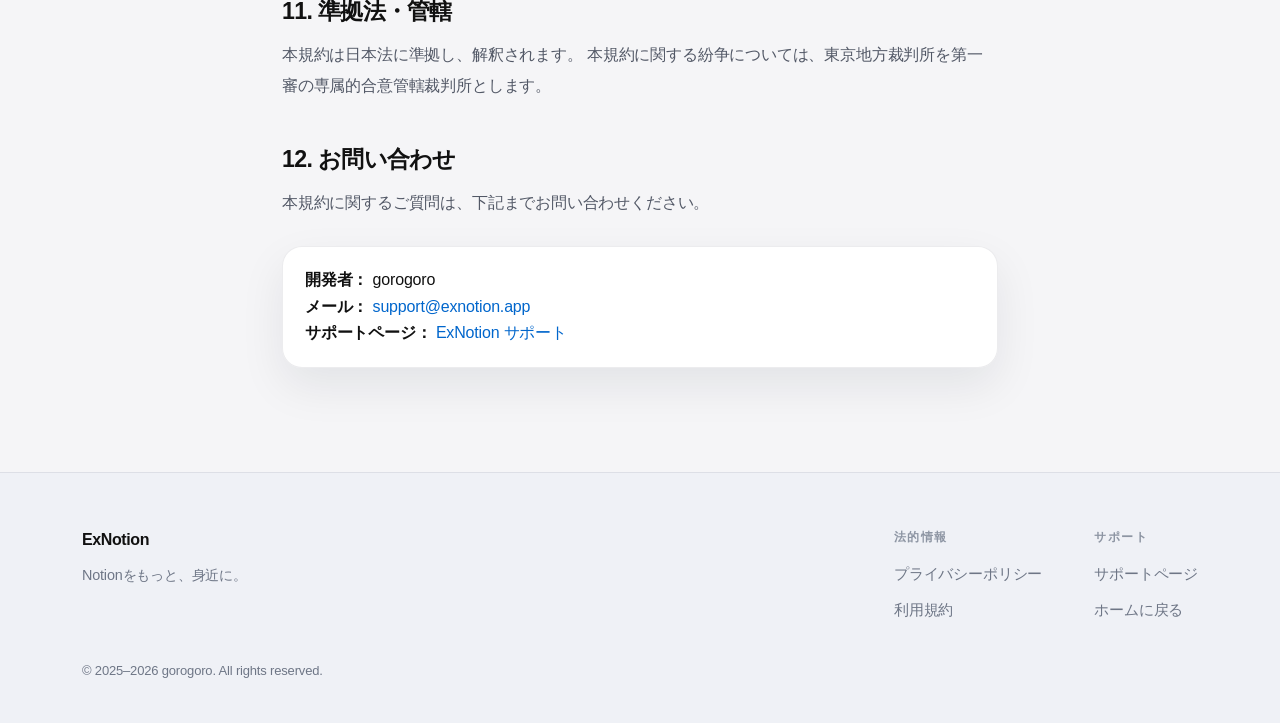
<file: exNotion/terms.html>
<!DOCTYPE html>
<html lang="ja">
<head>
  <meta charset="UTF-8" />
  <meta name="viewport" content="width=device-width, initial-scale=1.0" />
  <title>利用規約 — ExNotion</title>
  <meta name="description" content="ExNotionの利用規約。本アプリをご利用いただく前にお読みください。" />
  <link rel="stylesheet" href="../style.css" />
</head>
<body>

  <header>
    <nav>
      <a href="../index.html" class="nav-logo">
        <span class="nav-logo-icon">
          <svg viewBox="0 0 24 24"><path d="M21 12a9 9 0 0 1-9 9m9-9a9 9 0 0 0-9-9m9 9H3m9 9a9 9 0 0 1-9-9m9 9c-2.5 0-4.5-4-4.5-9S9.5 3 12 3m0 18c2.5 0 4.5-4 4.5-9S14.5 3 12 3m-9 9a9 9 0 0 1 9-9"/></svg>
        </span>
        ExNotion
      </a>
      <ul class="nav-links">
        <li><a href="../index.html">ホーム</a></li>
        <li><a href="support.html">サポート</a></li>
        <li><a href="privacy.html">プライバシー</a></li>
      </ul>
    </nav>
  </header>

  <main class="prose">
    <h1>利用規約</h1>
    <p class="updated">最終更新日：2026年4月11日</p>

    <p>
      本利用規約（以下「本規約」）は、gorogoro（以下「当社」）が提供する
      iOSアプリケーション「ExNotion」（以下「本アプリ」）の利用条件を定めるものです。
      本アプリをダウンロード・インストール・使用することで、本規約に同意したものとみなします。
      同意いただけない場合は、本アプリのご利用をお控えください。
    </p>

    <h2>1. サービスの概要</h2>

    <p>
      本アプリは、Notion APIを利用してメモ・タスク・カレンダーなどのデータを
      Notionワークスペースと同期するiOSアプリケーションです。
      本アプリの利用には、有効なNotionアカウントが必要です。
    </p>

    <p>
      本アプリはNotionが提供するサービスではなく、Notion Labs, Inc. とは独立した
      サードパーティ製アプリケーションです。Notionサービス自体の利用には、
      Notionの利用規約およびプライバシーポリシーが適用されます。
    </p>

    <h2>2. 利用資格</h2>

    <p>本アプリをご利用いただくには、以下の条件を満たす必要があります。</p>
    <ul>
      <li>13歳以上であること（18歳未満の場合は保護者の同意が必要）</li>
      <li>有効なApple IDを保有していること</li>
      <li>有効なNotionアカウントを保有していること</li>
      <li>本規約に同意していること</li>
    </ul>

    <h2>3. ライセンスの付与</h2>

    <p>
      当社は、本規約に従い、お客様に対して本アプリを個人的・非商業的目的で使用するための、
      限定的・非独占的・譲渡不可・取消可能なライセンスを付与します。
    </p>

    <p>以下の行為は禁止されています。</p>
    <ul>
      <li>本アプリのリバースエンジニアリング、逆コンパイル、または逆アセンブル</li>
      <li>本アプリの複製、改変、派生物の作成</li>
      <li>本アプリの再頒布、販売、またはサブライセンス</li>
      <li>本アプリを使用した不正アクセスや第三者への被害を与える行為</li>
    </ul>

    <h2>4. プレミアム機能・課金</h2>

    <p>
      本アプリは無料でご利用いただける基本機能に加え、
      有料のプレミアム機能を提供する場合があります。
    </p>
    <ul>
      <li>課金はApp Storeを通じて処理されます</li>
      <li>購入は確定後の取り消しができません（App Storeの返金ポリシーに従います）</li>
      <li>サブスクリプションは、キャンセルしない限り自動更新されます</li>
      <li>自動更新の停止は、更新日の24時間前までにApp Storeの設定から行えます</li>
      <li>価格はApp Storeに表示されている金額（税込）となります</li>
    </ul>

    <h2>5. ユーザーコンテンツ</h2>

    <p>
      本アプリを通じてNotionに保存されるメモ・タスク・その他のコンテンツ（以下「ユーザーコンテンツ」）の
      所有権はお客様に帰属します。当社はユーザーコンテンツに対するライセンスを主張しません。
    </p>

    <p>
      ユーザーコンテンツに関しては、以下の条件に同意するものとします。
    </p>
    <ul>
      <li>第三者の知的財産権を侵害するコンテンツを保存しないこと</li>
      <li>違法または有害なコンテンツを保存しないこと</li>
      <li>本アプリをスパムや不正行為に使用しないこと</li>
    </ul>

    <h2>6. 第三者サービス</h2>

    <p>
      本アプリはNotionのAPIを利用しており、Notionのサービス利用規約およびプライバシーポリシーに従います。
      またAppleのEventKit、Reminders、WidgetKitなどのiOSフレームワークを利用します。
      AI機能を有効にした場合は、モデル配布元としてHugging Faceを利用することがあります。
      これらのサービスの利用は各サービスの規約が適用されます。
    </p>

    <p>
      当社は第三者サービスのコンテンツ、ポリシー、または慣行に対して責任を負いません。
    </p>

    <h2>7. 免責事項</h2>

    <p>
      本アプリは「現状のまま」「提供可能な範囲で」提供されます。
      当社は以下について一切の保証をしません。
    </p>
    <ul>
      <li>本アプリが中断なく、エラーなく動作すること</li>
      <li>本アプリがお客様の特定の目的に適合すること</li>
      <li>Notionサービスの継続的な利用可能性</li>
      <li>データの損失が生じないこと</li>
    </ul>

    <p>
      <strong>重要：</strong>本アプリを通じてNotionに同期されるデータは、
      Notionのサービス状況に依存します。
      大切なデータは別途バックアップを取ることを強く推奨します。
    </p>

    <h2>8. 責任の制限</h2>

    <p>
      適用法令が許容する最大限の範囲において、当社はデータの損失、
      事業機会の逸失、その他の間接損害・特別損害・偶発的損害・結果的損害について
      一切の責任を負いません。
      当社の責任の総額は、損害発生の3ヶ月前から損害発生時までの間にお客様が
      当社に支払った金額を超えないものとします。
    </p>

    <h2>9. サービスの変更・終了</h2>

    <p>
      当社は、予告なく本アプリの機能を変更、停止、または終了する権利を有します。
      また、本アプリの提供を終了する場合、合理的な事前通知を行うよう努めます。
    </p>

    <h2>10. 規約の変更</h2>

    <p>
      当社は本規約をいつでも変更できます。重要な変更がある場合は、
      アプリ内またはこのページにて通知します。
      変更後も本アプリを継続してご利用いただくことで、
      変更後の規約に同意したものとみなします。
    </p>

    <h2>11. 準拠法・管轄</h2>

    <p>
      本規約は日本法に準拠し、解釈されます。
      本規約に関する紛争については、東京地方裁判所を第一審の専属的合意管轄裁判所とします。
    </p>

    <h2>12. お問い合わせ</h2>

    <p>本規約に関するご質問は、下記までお問い合わせください。</p>

    <div class="info-box">
      <strong>開発者：</strong> gorogoro<br>
      <strong>メール：</strong> <a href="mailto:support@exnotion.app">support@exnotion.app</a><br>
      <strong>サポートページ：</strong> <a href="support.html">ExNotion サポート</a>
    </div>

  </main>

  <footer>
    <div class="footer-inner">
      <div class="footer-brand">
        <strong>ExNotion</strong>
        <p>Notionをもっと、身近に。</p>
      </div>
      <div class="footer-links">
        <div class="footer-col">
          <h4>法的情報</h4>
          <ul>
            <li><a href="privacy.html">プライバシーポリシー</a></li>
            <li><a href="terms.html">利用規約</a></li>
          </ul>
        </div>
        <div class="footer-col">
          <h4>サポート</h4>
          <ul>
            <li><a href="support.html">サポートページ</a></li>
            <li><a href="../index.html">ホームに戻る</a></li>
          </ul>
        </div>
      </div>
    </div>
    <p class="footer-copy">© 2025–2026 gorogoro. All rights reserved.</p>
  </footer>

</body>
</html>
</file>
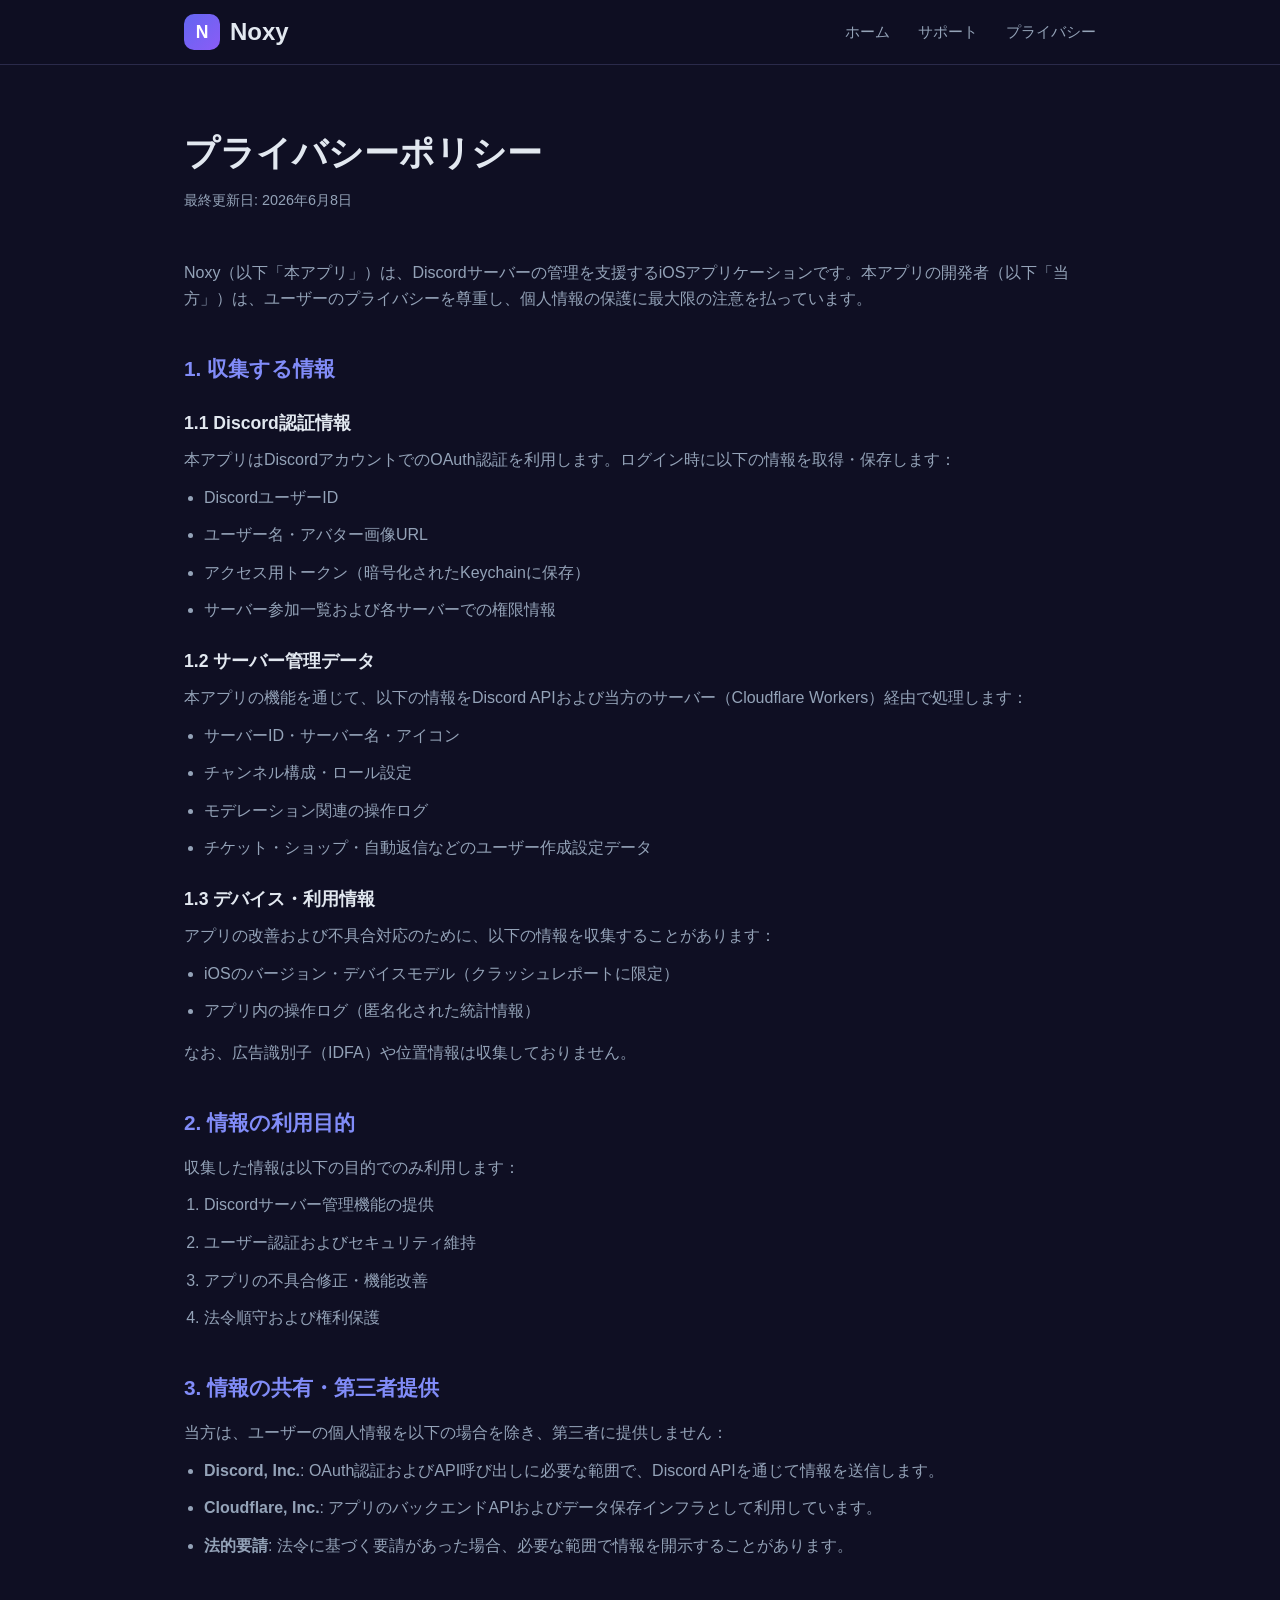
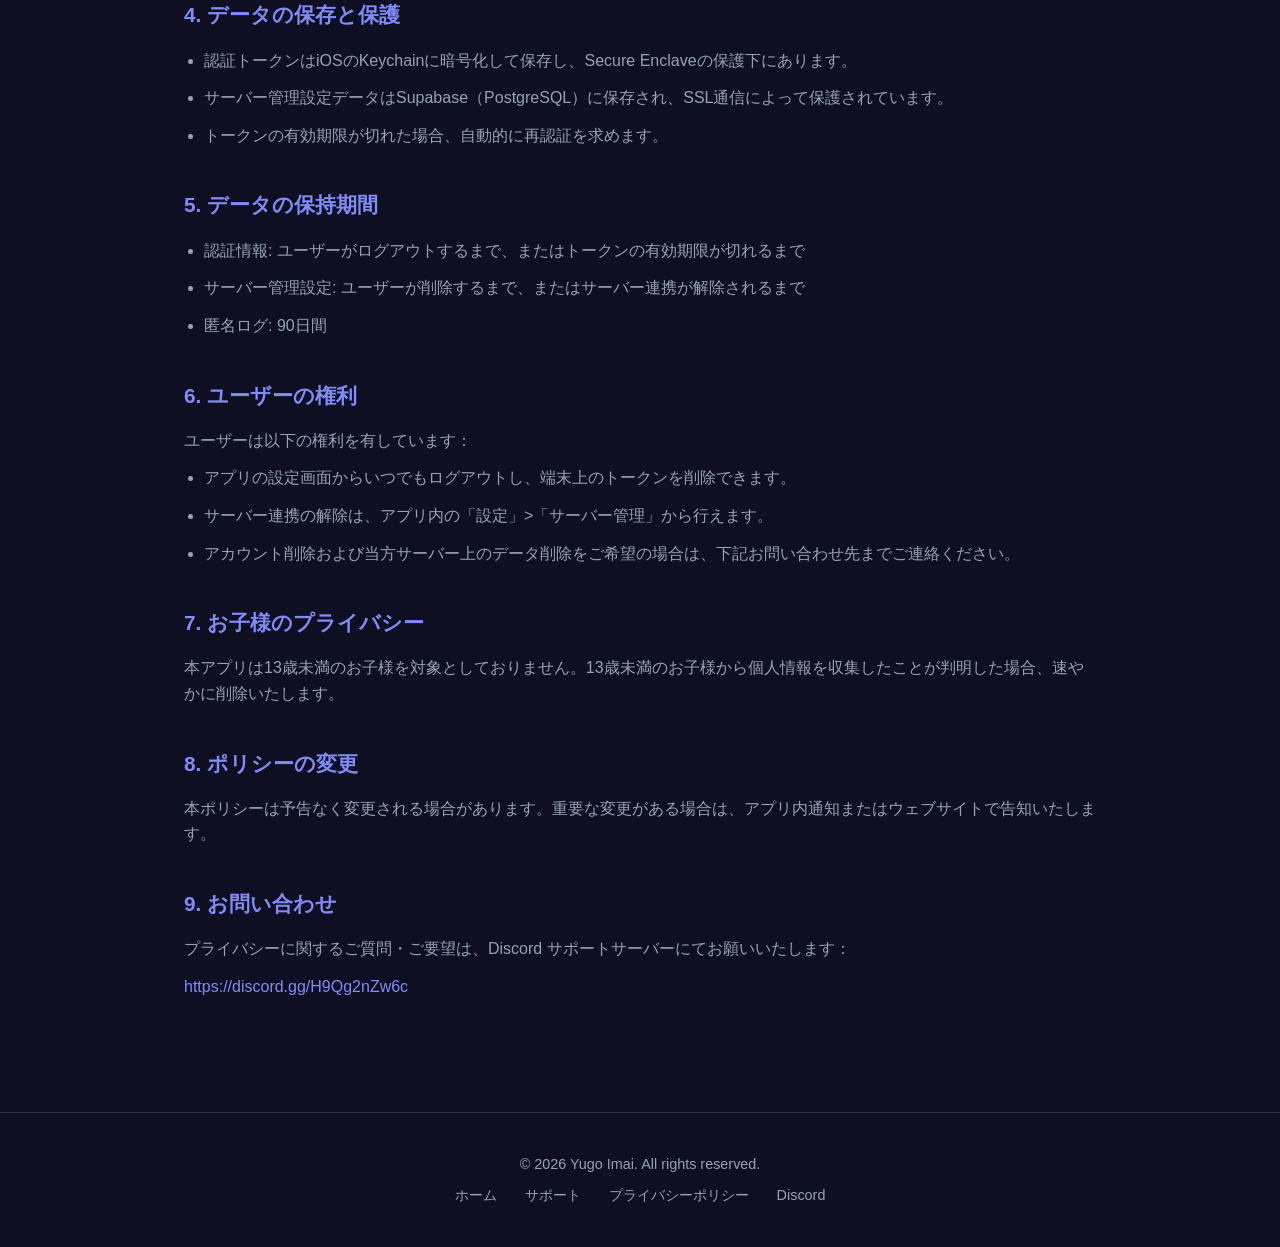
<file: noxy/privacy.html>
<!DOCTYPE html>
<html lang="ja">
<head>
  <meta charset="UTF-8">
  <meta name="viewport" content="width=device-width, initial-scale=1.0">
  <title>プライバシーポリシー — Noxy</title>
  <meta name="description" content="Noxyアプリのプライバシーポリシー。ユーザーの個人情報の取り扱いについて説明しています。">
  <link rel="stylesheet" href="css/style.css">
  <link rel="icon" href="data:image/svg+xml,<svg xmlns='http://www.w3.org/2000/svg' viewBox='0 0 100 100'><rect width='100' height='100' rx='20' fill='%236366f1'/><text x='50' y='70' font-size='55' text-anchor='middle' fill='white' font-weight='bold'>N</text></svg>">
</head>
<body>
  <nav>
    <div class="container nav-inner">
      <a href="index.html" class="logo">
        <span class="logo-icon">N</span>
        Noxy
      </a>
      <ul class="nav-links">
        <li><a href="index.html">ホーム</a></li>
        <li><a href="support.html">サポート</a></li>
        <li><a href="privacy.html">プライバシー</a></li>
      </ul>
    </div>
  </nav>

  <main class="content-page">
    <div class="container">
      <h1>プライバシーポリシー</h1>
      <span class="last-updated">最終更新日: 2026年6月8日</span>

      <p>Noxy（以下「本アプリ」）は、Discordサーバーの管理を支援するiOSアプリケーションです。本アプリの開発者（以下「当方」）は、ユーザーのプライバシーを尊重し、個人情報の保護に最大限の注意を払っています。</p>

      <h2>1. 収集する情報</h2>
      <h3>1.1 Discord認証情報</h3>
      <p>本アプリはDiscordアカウントでのOAuth認証を利用します。ログイン時に以下の情報を取得・保存します：</p>
      <ul>
        <li>DiscordユーザーID</li>
        <li>ユーザー名・アバター画像URL</li>
        <li>アクセス用トークン（暗号化されたKeychainに保存）</li>
        <li>サーバー参加一覧および各サーバーでの権限情報</li>
      </ul>

      <h3>1.2 サーバー管理データ</h3>
      <p>本アプリの機能を通じて、以下の情報をDiscord APIおよび当方のサーバー（Cloudflare Workers）経由で処理します：</p>
      <ul>
        <li>サーバーID・サーバー名・アイコン</li>
        <li>チャンネル構成・ロール設定</li>
        <li>モデレーション関連の操作ログ</li>
        <li>チケット・ショップ・自動返信などのユーザー作成設定データ</li>
      </ul>

      <h3>1.3 デバイス・利用情報</h3>
      <p>アプリの改善および不具合対応のために、以下の情報を収集することがあります：</p>
      <ul>
        <li>iOSのバージョン・デバイスモデル（クラッシュレポートに限定）</li>
        <li>アプリ内の操作ログ（匿名化された統計情報）</li>
      </ul>
      <p>なお、広告識別子（IDFA）や位置情報は収集しておりません。</p>

      <h2>2. 情報の利用目的</h2>
      <p>収集した情報は以下の目的でのみ利用します：</p>
      <ol>
        <li>Discordサーバー管理機能の提供</li>
        <li>ユーザー認証およびセキュリティ維持</li>
        <li>アプリの不具合修正・機能改善</li>
        <li>法令順守および権利保護</li>
      </ol>

      <h2>3. 情報の共有・第三者提供</h2>
      <p>当方は、ユーザーの個人情報を以下の場合を除き、第三者に提供しません：</p>
      <ul>
        <li><strong>Discord, Inc.</strong>: OAuth認証およびAPI呼び出しに必要な範囲で、Discord APIを通じて情報を送信します。</li>
        <li><strong>Cloudflare, Inc.</strong>: アプリのバックエンドAPIおよびデータ保存インフラとして利用しています。</li>
        <li><strong>法的要請</strong>: 法令に基づく要請があった場合、必要な範囲で情報を開示することがあります。</li>
      </ul>

      <h2>4. データの保存と保護</h2>
      <ul>
        <li>認証トークンはiOSのKeychainに暗号化して保存し、Secure Enclaveの保護下にあります。</li>
        <li>サーバー管理設定データはSupabase（PostgreSQL）に保存され、SSL通信によって保護されています。</li>
        <li>トークンの有効期限が切れた場合、自動的に再認証を求めます。</li>
      </ul>

      <h2>5. データの保持期間</h2>
      <ul>
        <li>認証情報: ユーザーがログアウトするまで、またはトークンの有効期限が切れるまで</li>
        <li>サーバー管理設定: ユーザーが削除するまで、またはサーバー連携が解除されるまで</li>
        <li>匿名ログ: 90日間</li>
      </ul>

      <h2>6. ユーザーの権利</h2>
      <p>ユーザーは以下の権利を有しています：</p>
      <ul>
        <li>アプリの設定画面からいつでもログアウトし、端末上のトークンを削除できます。</li>
        <li>サーバー連携の解除は、アプリ内の「設定」>「サーバー管理」から行えます。</li>
        <li>アカウント削除および当方サーバー上のデータ削除をご希望の場合は、下記お問い合わせ先までご連絡ください。</li>
      </ul>

      <h2>7. お子様のプライバシー</h2>
      <p>本アプリは13歳未満のお子様を対象としておりません。13歳未満のお子様から個人情報を収集したことが判明した場合、速やかに削除いたします。</p>

      <h2>8. ポリシーの変更</h2>
      <p>本ポリシーは予告なく変更される場合があります。重要な変更がある場合は、アプリ内通知またはウェブサイトで告知いたします。</p>

      <h2>9. お問い合わせ</h2>
      <p>プライバシーに関するご質問・ご要望は、Discord サポートサーバーにてお願いいたします：</p>
      <p><a href="https://discord.gg/H9Qg2nZw6c" target="_blank" rel="noopener">https://discord.gg/H9Qg2nZw6c</a></p>
    </div>
  </main>

  <footer>
    <div class="container">
      <p>&copy; 2026 Yugo Imai. All rights reserved.</p>
      <p style="margin-top: 8px;">
        <a href="index.html">ホーム</a>
        <a href="support.html">サポート</a>
        <a href="privacy.html">プライバシーポリシー</a>
        <a href="https://discord.gg/H9Qg2nZw6c" target="_blank" rel="noopener">Discord</a>
      </p>
    </div>
  </footer>
</body>
</html>
</file>
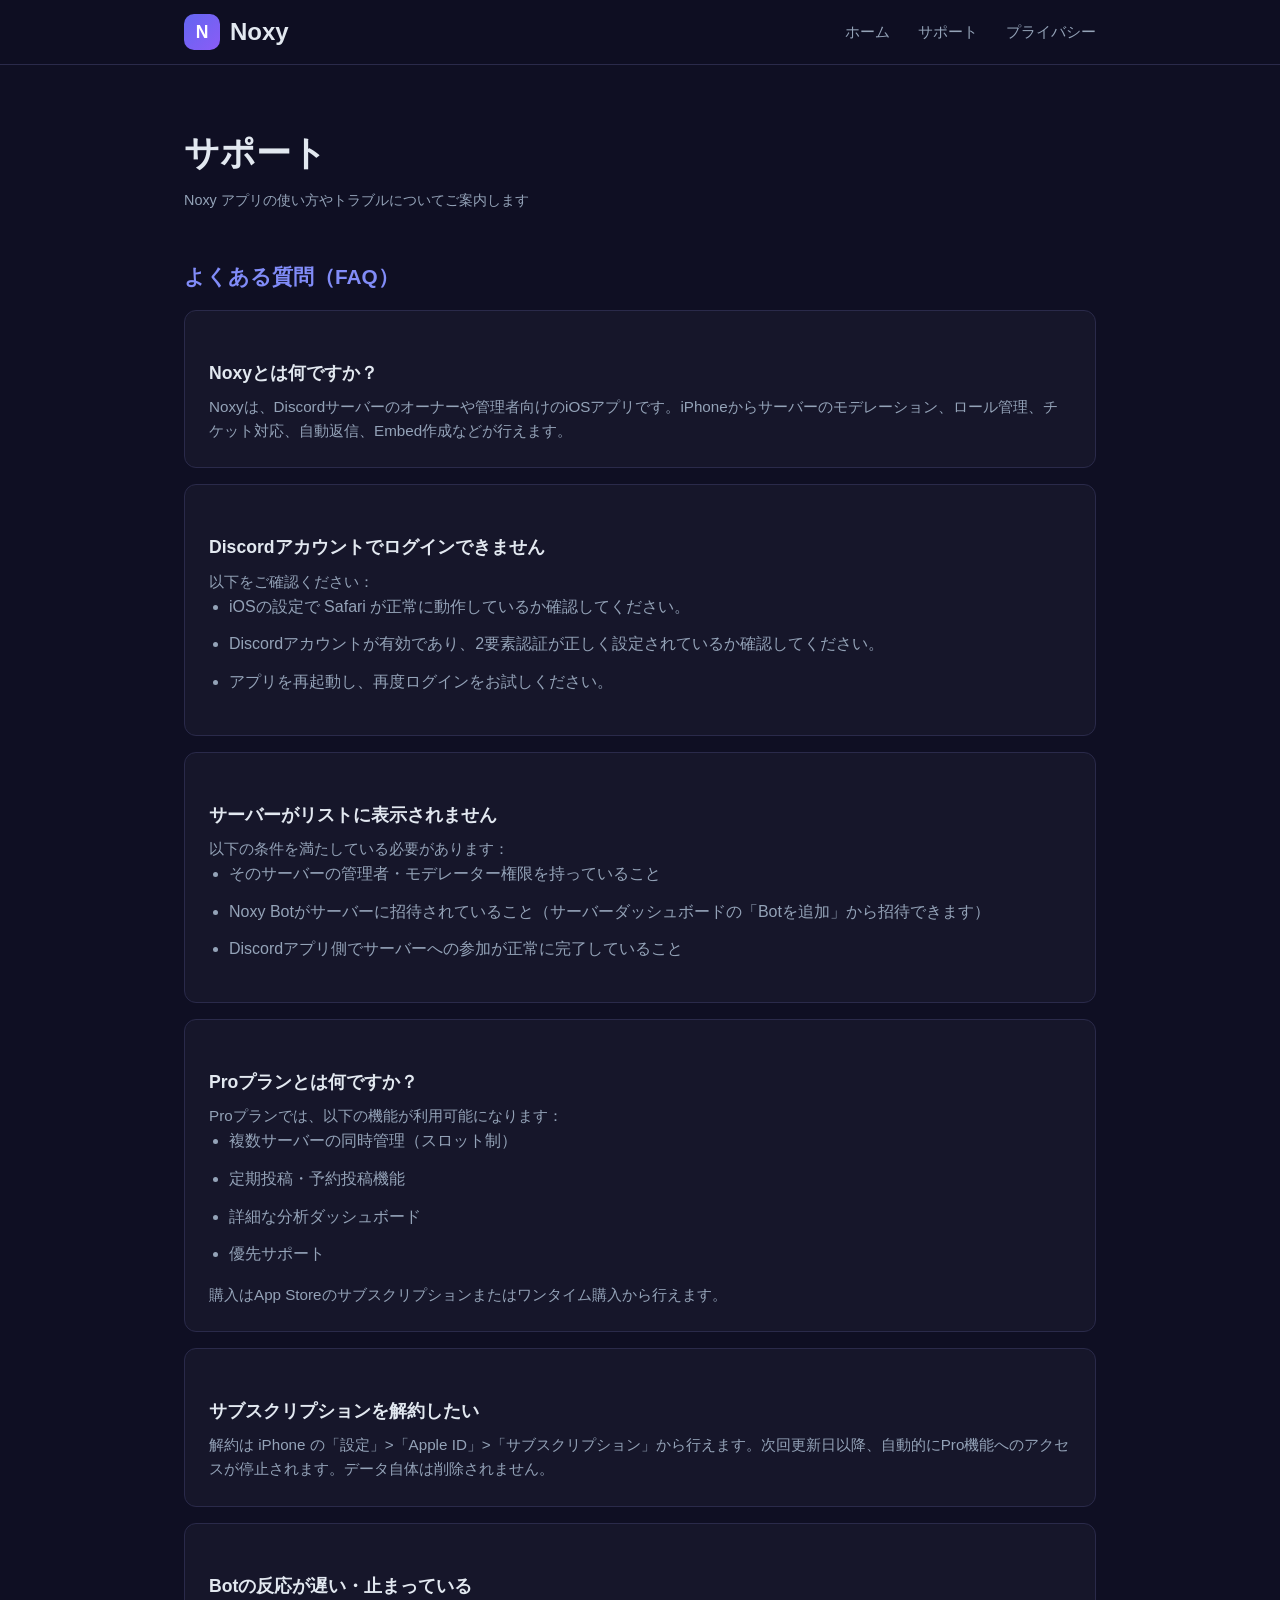
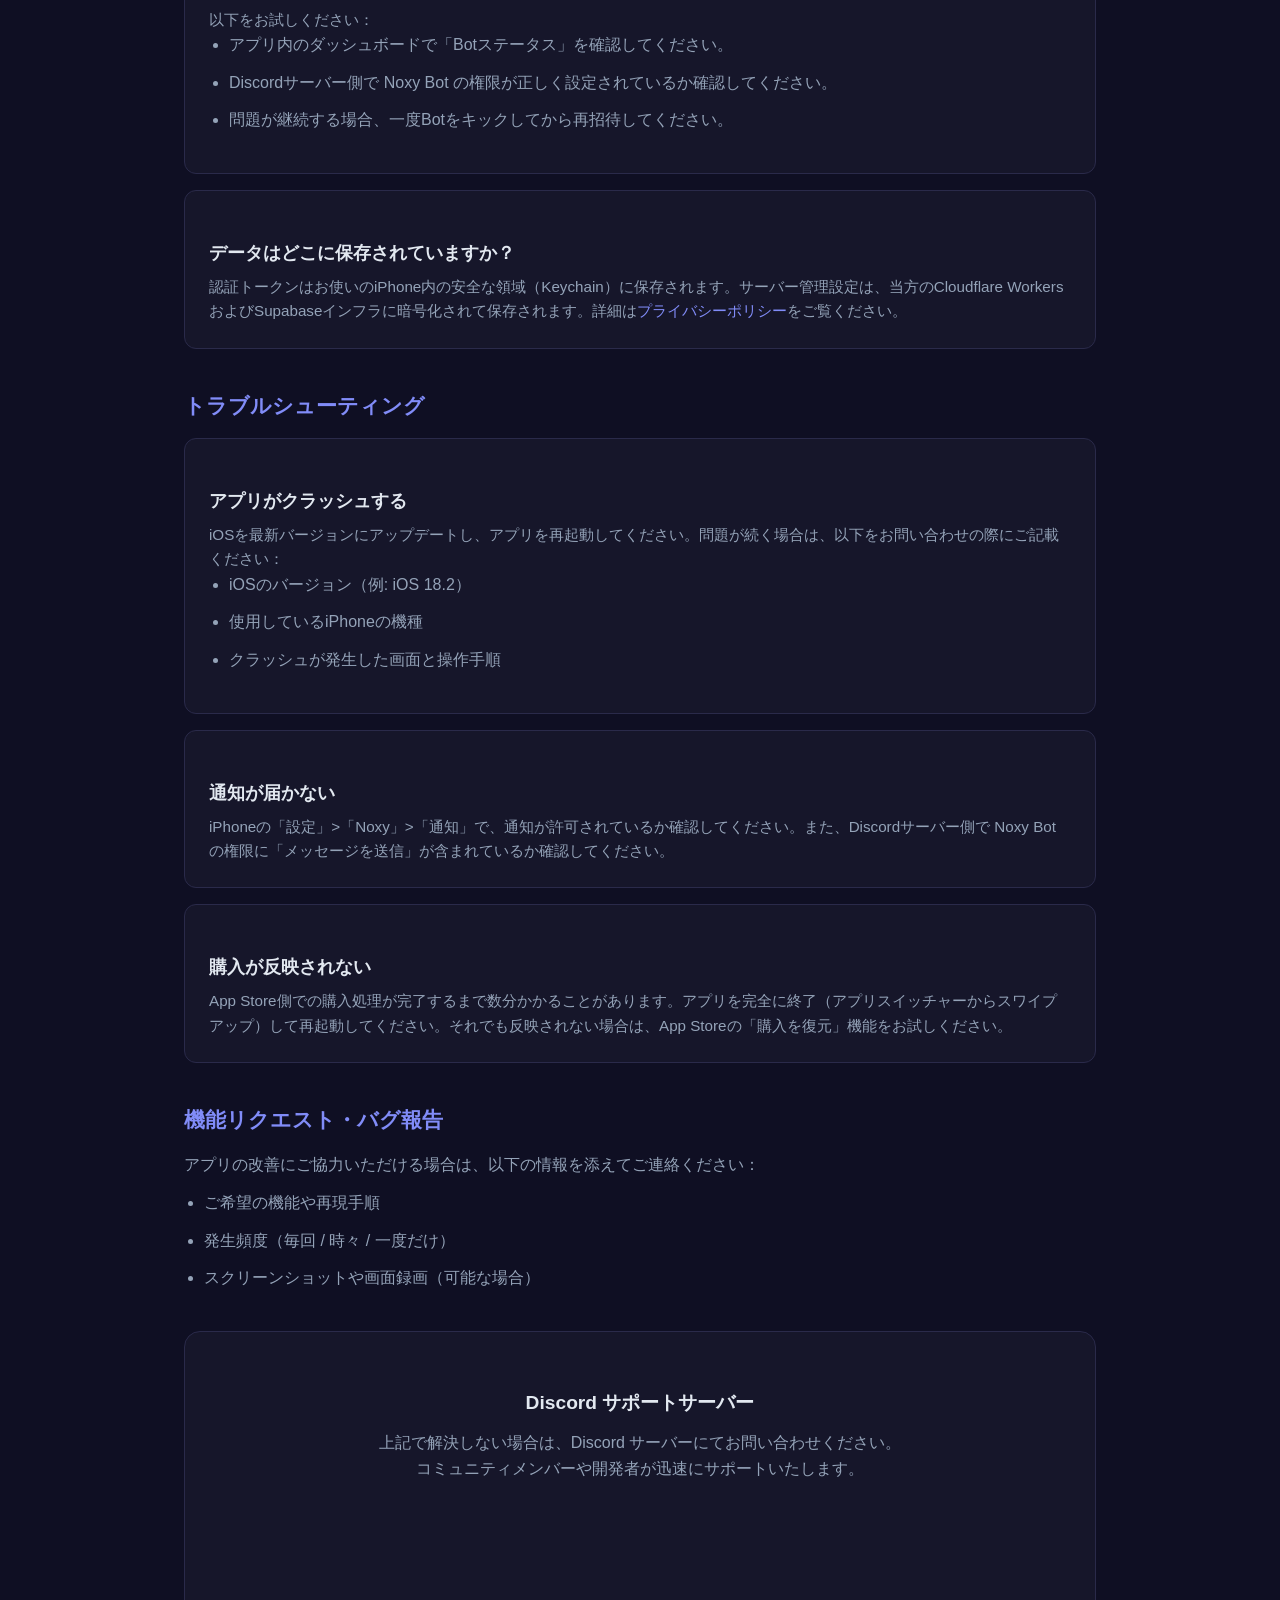
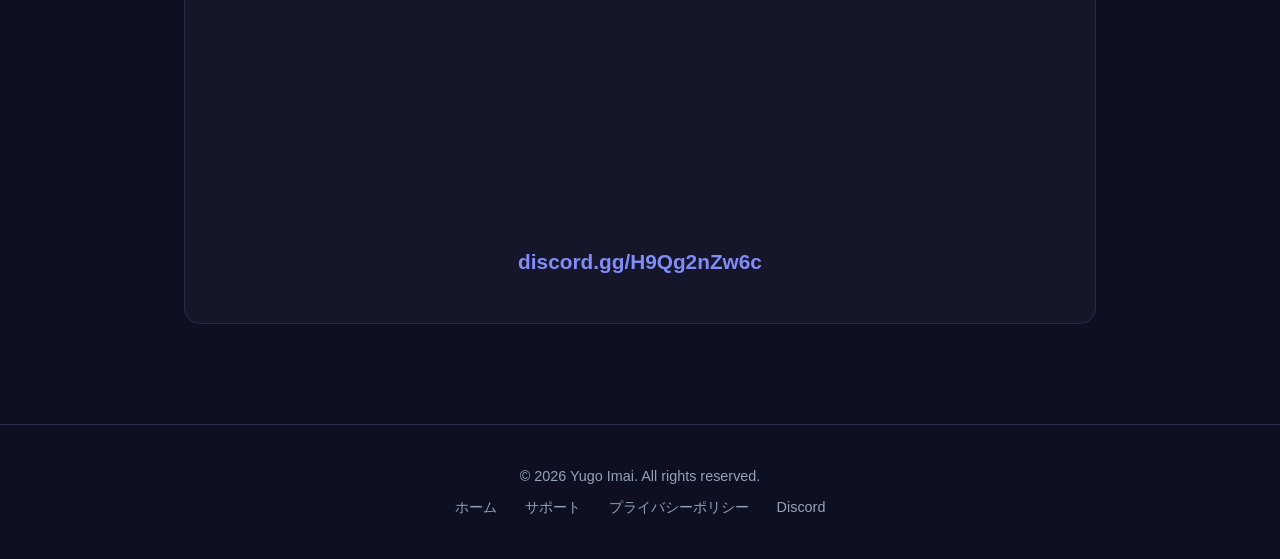
<file: noxy/support.html>
<!DOCTYPE html>
<html lang="ja">
<head>
  <meta charset="UTF-8">
  <meta name="viewport" content="width=device-width, initial-scale=1.0">
  <title>サポート — Noxy</title>
  <meta name="description" content="Noxyアプリのサポートページ。よくある質問、トラブルシューティング、お問い合わせ方法をご案内しています。">
  <link rel="stylesheet" href="css/style.css">
  <link rel="icon" href="data:image/svg+xml,<svg xmlns='http://www.w3.org/2000/svg' viewBox='0 0 100 100'><rect width='100' height='100' rx='20' fill='%236366f1'/><text x='50' y='70' font-size='55' text-anchor='middle' fill='white' font-weight='bold'>N</text></svg>">
</head>
<body>
  <nav>
    <div class="container nav-inner">
      <a href="index.html" class="logo">
        <span class="logo-icon">N</span>
        Noxy
      </a>
      <ul class="nav-links">
        <li><a href="index.html">ホーム</a></li>
        <li><a href="support.html">サポート</a></li>
        <li><a href="privacy.html">プライバシー</a></li>
      </ul>
    </div>
  </nav>

  <main class="content-page">
    <div class="container">
      <h1>サポート</h1>
      <span class="last-updated">Noxy アプリの使い方やトラブルについてご案内します</span>

      <h2>よくある質問（FAQ）</h2>

      <div class="faq-item">
        <h3>Noxyとは何ですか？</h3>
        <p>Noxyは、Discordサーバーのオーナーや管理者向けのiOSアプリです。iPhoneからサーバーのモデレーション、ロール管理、チケット対応、自動返信、Embed作成などが行えます。</p>
      </div>

      <div class="faq-item">
        <h3>Discordアカウントでログインできません</h3>
        <p>以下をご確認ください：</p>
        <ul>
          <li>iOSの設定で Safari が正常に動作しているか確認してください。</li>
          <li>Discordアカウントが有効であり、2要素認証が正しく設定されているか確認してください。</li>
          <li>アプリを再起動し、再度ログインをお試しください。</li>
        </ul>
      </div>

      <div class="faq-item">
        <h3>サーバーがリストに表示されません</h3>
        <p>以下の条件を満たしている必要があります：</p>
        <ul>
          <li>そのサーバーの管理者・モデレーター権限を持っていること</li>
          <li>Noxy Botがサーバーに招待されていること（サーバーダッシュボードの「Botを追加」から招待できます）</li>
          <li>Discordアプリ側でサーバーへの参加が正常に完了していること</li>
        </ul>
      </div>

      <div class="faq-item">
        <h3>Proプランとは何ですか？</h3>
        <p>Proプランでは、以下の機能が利用可能になります：</p>
        <ul>
          <li>複数サーバーの同時管理（スロット制）</li>
          <li>定期投稿・予約投稿機能</li>
          <li>詳細な分析ダッシュボード</li>
          <li>優先サポート</li>
        </ul>
        <p>購入はApp Storeのサブスクリプションまたはワンタイム購入から行えます。</p>
      </div>

      <div class="faq-item">
        <h3>サブスクリプションを解約したい</h3>
        <p>解約は iPhone の「設定」>「Apple ID」>「サブスクリプション」から行えます。次回更新日以降、自動的にPro機能へのアクセスが停止されます。データ自体は削除されません。</p>
      </div>

      <div class="faq-item">
        <h3>Botの反応が遅い・止まっている</h3>
        <p>以下をお試しください：</p>
        <ul>
          <li>アプリ内のダッシュボードで「Botステータス」を確認してください。</li>
          <li>Discordサーバー側で Noxy Bot の権限が正しく設定されているか確認してください。</li>
          <li>問題が継続する場合、一度Botをキックしてから再招待してください。</li>
        </ul>
      </div>

      <div class="faq-item">
        <h3>データはどこに保存されていますか？</h3>
        <p>認証トークンはお使いのiPhone内の安全な領域（Keychain）に保存されます。サーバー管理設定は、当方のCloudflare WorkersおよびSupabaseインフラに暗号化されて保存されます。詳細は<a href="privacy.html">プライバシーポリシー</a>をご覧ください。</p>
      </div>

      <h2>トラブルシューティング</h2>

      <div class="faq-item">
        <h3>アプリがクラッシュする</h3>
        <p>iOSを最新バージョンにアップデートし、アプリを再起動してください。問題が続く場合は、以下をお問い合わせの際にご記載ください：</p>
        <ul>
          <li>iOSのバージョン（例: iOS 18.2）</li>
          <li>使用しているiPhoneの機種</li>
          <li>クラッシュが発生した画面と操作手順</li>
        </ul>
      </div>

      <div class="faq-item">
        <h3>通知が届かない</h3>
        <p>iPhoneの「設定」>「Noxy」>「通知」で、通知が許可されているか確認してください。また、Discordサーバー側で Noxy Bot の権限に「メッセージを送信」が含まれているか確認してください。</p>
      </div>

      <div class="faq-item">
        <h3>購入が反映されない</h3>
        <p>App Store側での購入処理が完了するまで数分かかることがあります。アプリを完全に終了（アプリスイッチャーからスワイプアップ）して再起動してください。それでも反映されない場合は、App Storeの「購入を復元」機能をお試しください。</p>
      </div>

      <h2>機能リクエスト・バグ報告</h2>
      <p>アプリの改善にご協力いただける場合は、以下の情報を添えてご連絡ください：</p>
      <ul>
        <li>ご希望の機能や再現手順</li>
        <li>発生頻度（毎回 / 時々 / 一度だけ）</li>
        <li>スクリーンショットや画面録画（可能な場合）</li>
      </ul>

      <div class="contact-box">
        <h3 style="margin-bottom: 12px; font-size: 1.2rem;">Discord サポートサーバー</h3>
        <p style="color: var(--text-muted); margin-bottom: 20px;">
          上記で解決しない場合は、Discord サーバーにてお問い合わせください。<br>
          コミュニティメンバーや開発者が迅速にサポートいたします。
        </p>
        <iframe src="https://discord.com/widget?id=1513530319901561003&theme=dark" width="100%" height="320" allowtransparency="true" frameborder="0" sandbox="allow-popups allow-popups-to-escape-sandbox allow-same-origin allow-scripts" style="border-radius: 12px; max-width: 400px;"></iframe>
        <p style="margin-top: 16px;">
          <a href="https://discord.gg/H9Qg2nZw6c" class="email" target="_blank" rel="noopener">discord.gg/H9Qg2nZw6c</a>
        </p>
      </div>
    </div>
  </main>

  <footer>
    <div class="container">
      <p>&copy; 2026 Yugo Imai. All rights reserved.</p>
      <p style="margin-top: 8px;">
        <a href="index.html">ホーム</a>
        <a href="support.html">サポート</a>
        <a href="privacy.html">プライバシーポリシー</a>
        <a href="https://discord.gg/H9Qg2nZw6c" target="_blank" rel="noopener">Discord</a>
      </p>
    </div>
  </footer>
</body>
</html>
</file>
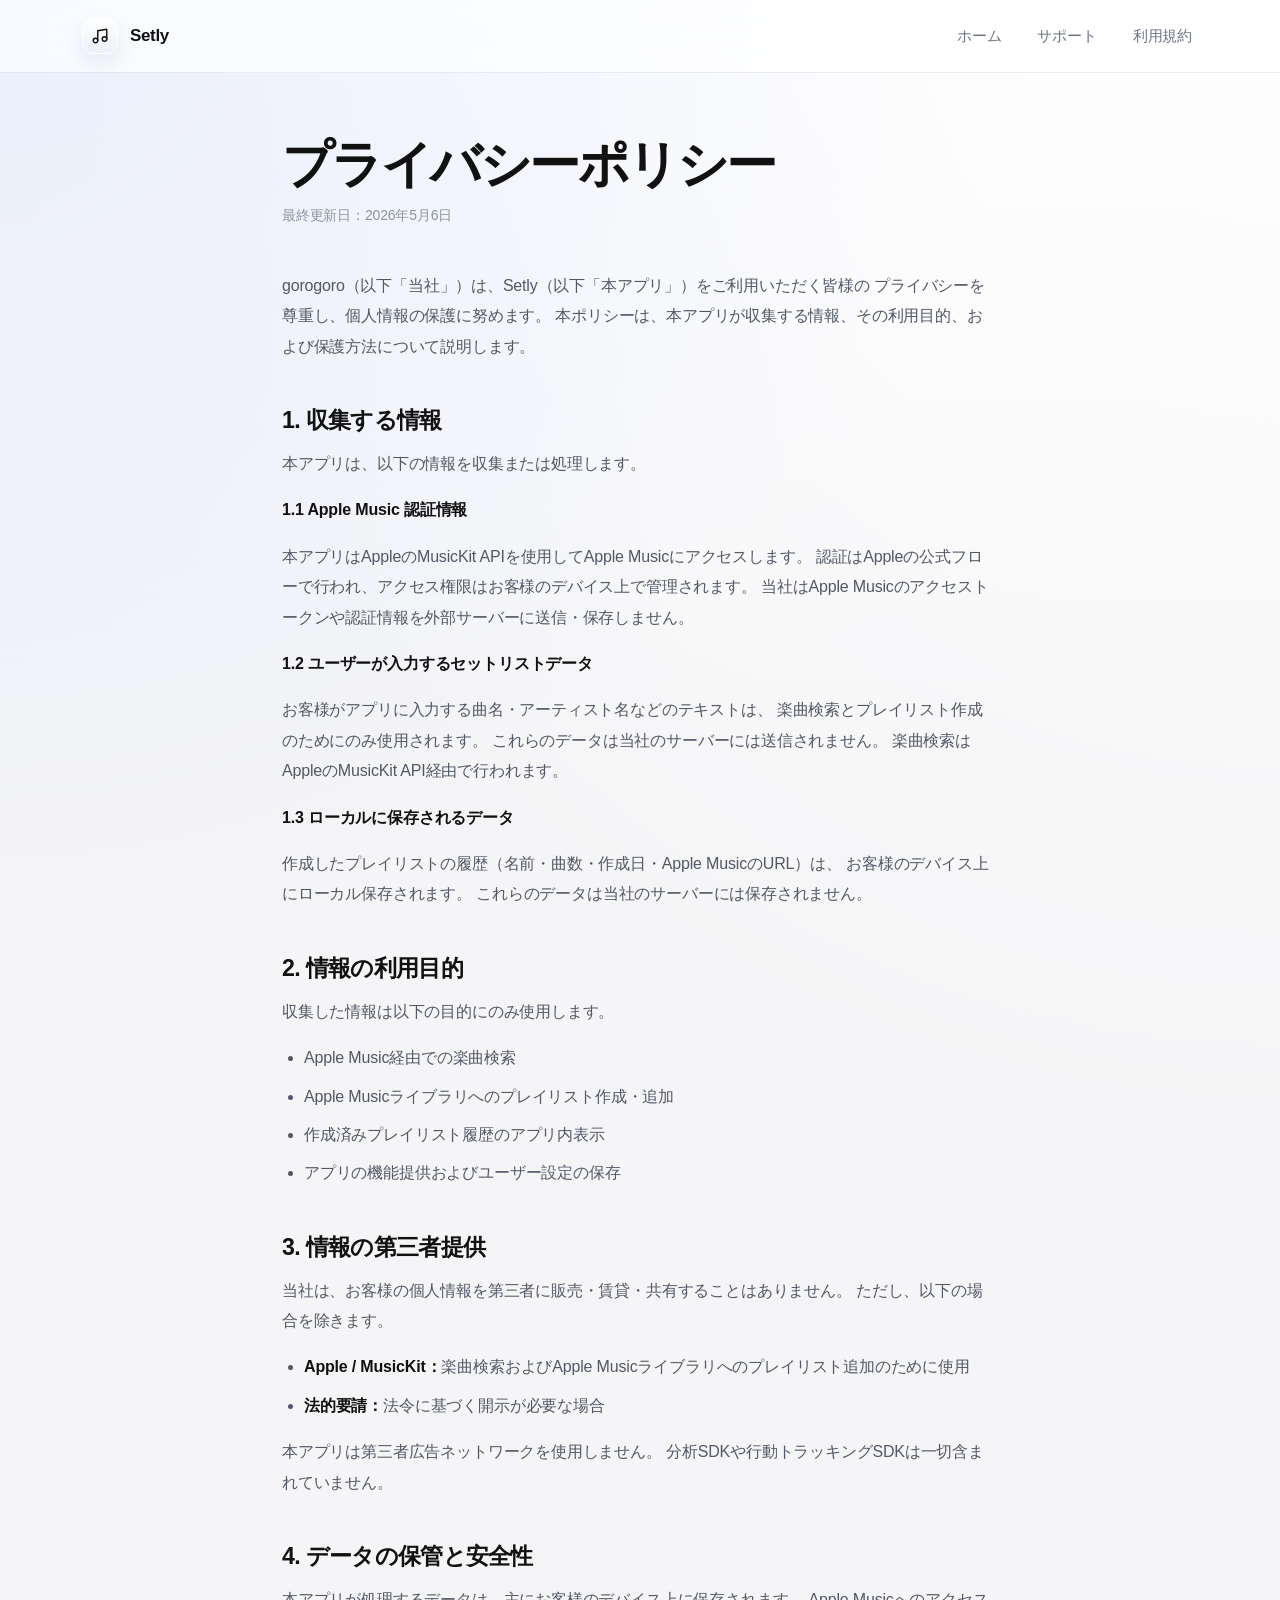
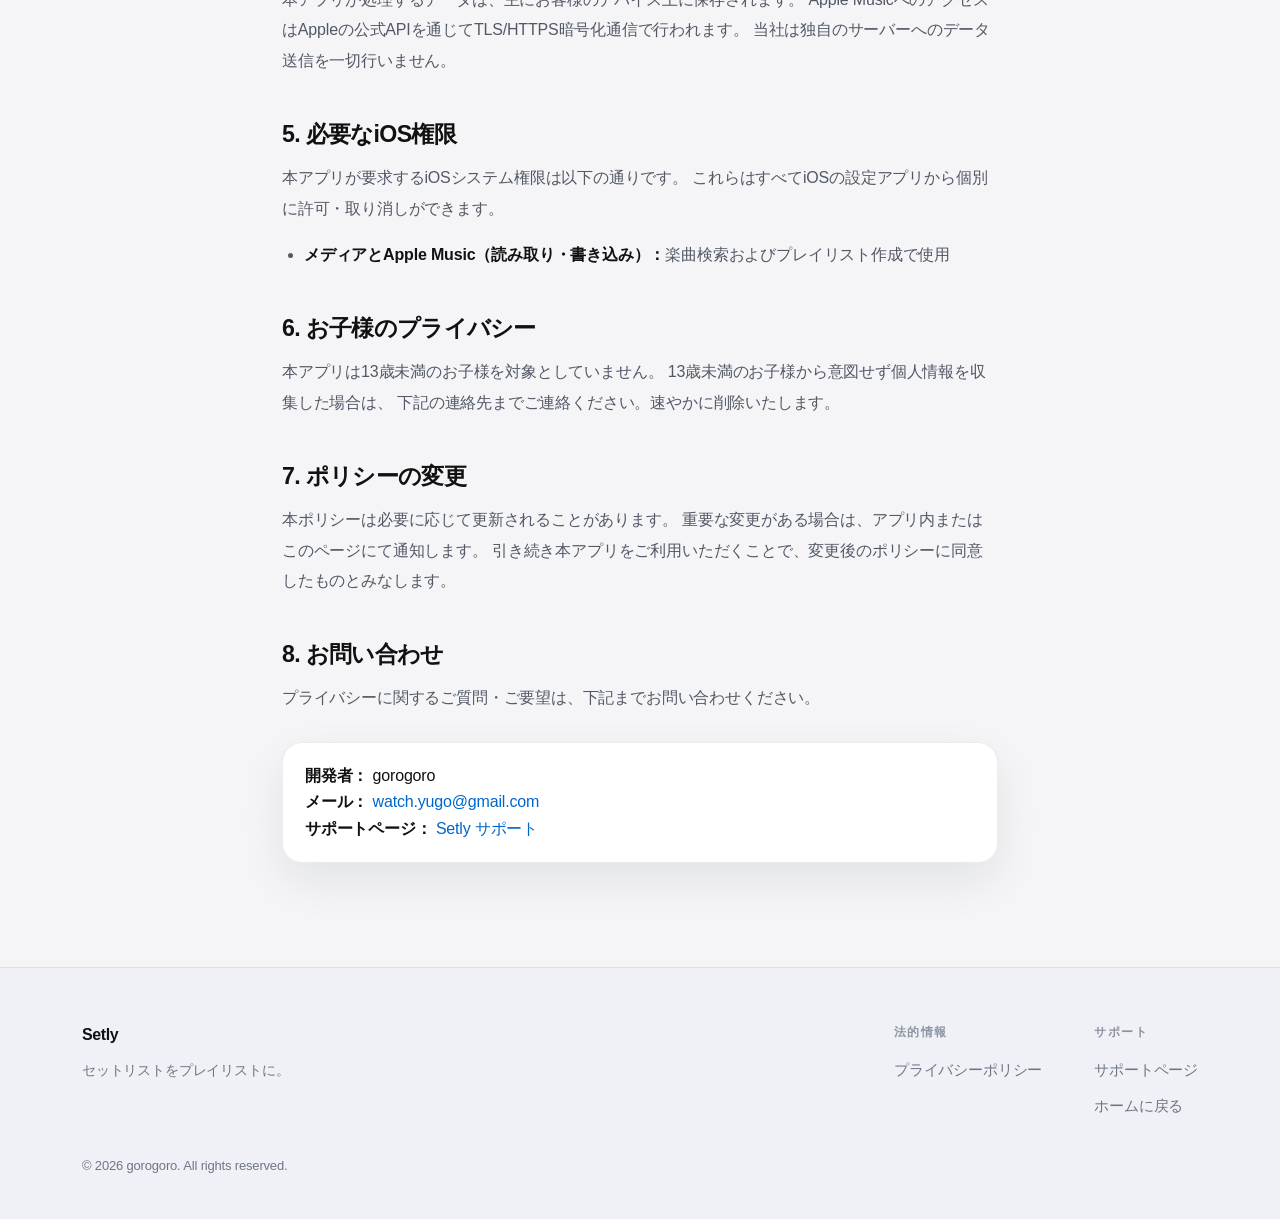
<file: setly/privacy.html>
<!DOCTYPE html>
<html lang="ja">
<head>
  <meta charset="UTF-8" />
  <meta name="viewport" content="width=device-width, initial-scale=1.0" />
  <title>プライバシーポリシー — Setly</title>
  <meta name="description" content="Setlyのプライバシーポリシー。お客様の個人情報の取り扱いについて説明します。" />
  <link rel="stylesheet" href="../style.css" />
</head>
<body>

  <header>
    <nav>
      <a href="index.html" class="nav-logo">
        <span class="nav-logo-icon">
          <svg viewBox="0 0 24 24"><path d="M9 18V5l12-2v13"/><circle cx="6" cy="18" r="3"/><circle cx="18" cy="16" r="3"/></svg>
        </span>
        Setly
      </a>
      <ul class="nav-links">
        <li><a href="index.html">ホーム</a></li>
        <li><a href="support.html">サポート</a></li>
        <li><a href="terms.html">利用規約</a></li>
      </ul>
    </nav>
  </header>

  <main class="prose">
    <h1>プライバシーポリシー</h1>
    <p class="updated">最終更新日：2026年5月6日</p>

    <p>
      gorogoro（以下「当社」）は、Setly（以下「本アプリ」）をご利用いただく皆様の
      プライバシーを尊重し、個人情報の保護に努めます。
      本ポリシーは、本アプリが収集する情報、その利用目的、および保護方法について説明します。
    </p>

    <h2>1. 収集する情報</h2>

    <p>本アプリは、以下の情報を収集または処理します。</p>

    <p><strong>1.1 Apple Music 認証情報</strong></p>
    <p>
      本アプリはAppleのMusicKit APIを使用してApple Musicにアクセスします。
      認証はAppleの公式フローで行われ、アクセス権限はお客様のデバイス上で管理されます。
      当社はApple Musicのアクセストークンや認証情報を外部サーバーに送信・保存しません。
    </p>

    <p><strong>1.2 ユーザーが入力するセットリストデータ</strong></p>
    <p>
      お客様がアプリに入力する曲名・アーティスト名などのテキストは、
      楽曲検索とプレイリスト作成のためにのみ使用されます。
      これらのデータは当社のサーバーには送信されません。
      楽曲検索はAppleのMusicKit API経由で行われます。
    </p>

    <p><strong>1.3 ローカルに保存されるデータ</strong></p>
    <p>
      作成したプレイリストの履歴（名前・曲数・作成日・Apple MusicのURL）は、
      お客様のデバイス上にローカル保存されます。
      これらのデータは当社のサーバーには保存されません。
    </p>

    <h2>2. 情報の利用目的</h2>

    <p>収集した情報は以下の目的にのみ使用します。</p>
    <ul>
      <li>Apple Music経由での楽曲検索</li>
      <li>Apple Musicライブラリへのプレイリスト作成・追加</li>
      <li>作成済みプレイリスト履歴のアプリ内表示</li>
      <li>アプリの機能提供およびユーザー設定の保存</li>
    </ul>

    <h2>3. 情報の第三者提供</h2>

    <p>
      当社は、お客様の個人情報を第三者に販売・賃貸・共有することはありません。
      ただし、以下の場合を除きます。
    </p>
    <ul>
      <li><strong>Apple / MusicKit：</strong>楽曲検索およびApple Musicライブラリへのプレイリスト追加のために使用</li>
      <li><strong>法的要請：</strong>法令に基づく開示が必要な場合</li>
    </ul>

    <p>
      本アプリは第三者広告ネットワークを使用しません。
      分析SDKや行動トラッキングSDKは一切含まれていません。
    </p>

    <h2>4. データの保管と安全性</h2>

    <p>
      本アプリが処理するデータは、主にお客様のデバイス上に保存されます。
      Apple MusicへのアクセスはAppleの公式APIを通じてTLS/HTTPS暗号化通信で行われます。
      当社は独自のサーバーへのデータ送信を一切行いません。
    </p>

    <h2>5. 必要なiOS権限</h2>

    <p>
      本アプリが要求するiOSシステム権限は以下の通りです。
      これらはすべてiOSの設定アプリから個別に許可・取り消しができます。
    </p>
    <ul>
      <li><strong>メディアとApple Music（読み取り・書き込み）：</strong>楽曲検索およびプレイリスト作成で使用</li>
    </ul>

    <h2>6. お子様のプライバシー</h2>

    <p>
      本アプリは13歳未満のお子様を対象としていません。
      13歳未満のお子様から意図せず個人情報を収集した場合は、
      下記の連絡先までご連絡ください。速やかに削除いたします。
    </p>

    <h2>7. ポリシーの変更</h2>

    <p>
      本ポリシーは必要に応じて更新されることがあります。
      重要な変更がある場合は、アプリ内またはこのページにて通知します。
      引き続き本アプリをご利用いただくことで、変更後のポリシーに同意したものとみなします。
    </p>

    <h2>8. お問い合わせ</h2>

    <p>
      プライバシーに関するご質問・ご要望は、下記までお問い合わせください。
    </p>

    <div class="info-box">
      <strong>開発者：</strong> gorogoro<br>
      <strong>メール：</strong> <a href="mailto:watch.yugo@gmail.com">watch.yugo@gmail.com</a><br>
      <strong>サポートページ：</strong> <a href="support.html">Setly サポート</a>
    </div>

  </main>

  <footer>
    <div class="footer-inner">
      <div class="footer-brand">
        <strong>Setly</strong>
        <p>セットリストをプレイリストに。</p>
      </div>
      <div class="footer-links">
        <div class="footer-col">
          <h4>法的情報</h4>
          <ul>
            <li><a href="privacy.html">プライバシーポリシー</a></li>
          </ul>
        </div>
        <div class="footer-col">
          <h4>サポート</h4>
          <ul>
            <li><a href="support.html">サポートページ</a></li>
            <li><a href="index.html">ホームに戻る</a></li>
          </ul>
        </div>
      </div>
    </div>
    <p class="footer-copy">© 2026 gorogoro. All rights reserved.</p>
  </footer>

</body>
</html>
</file>
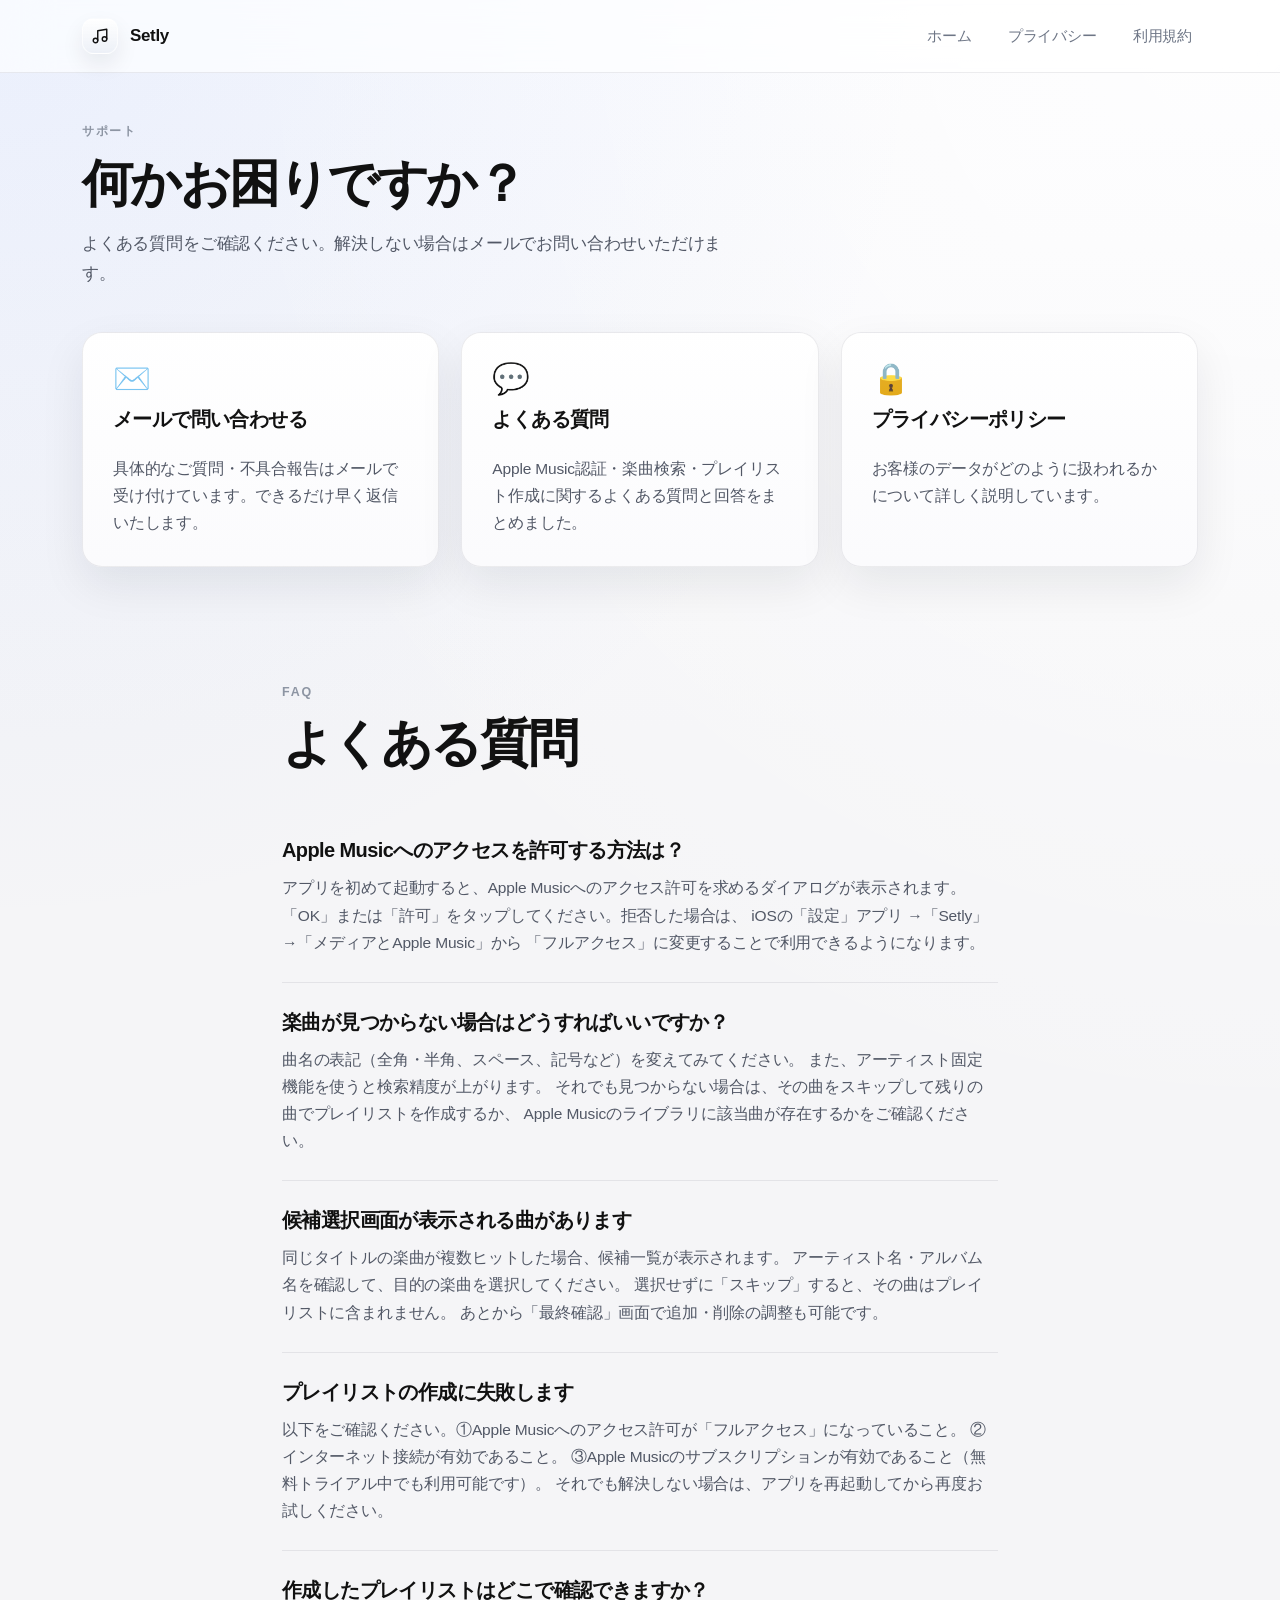
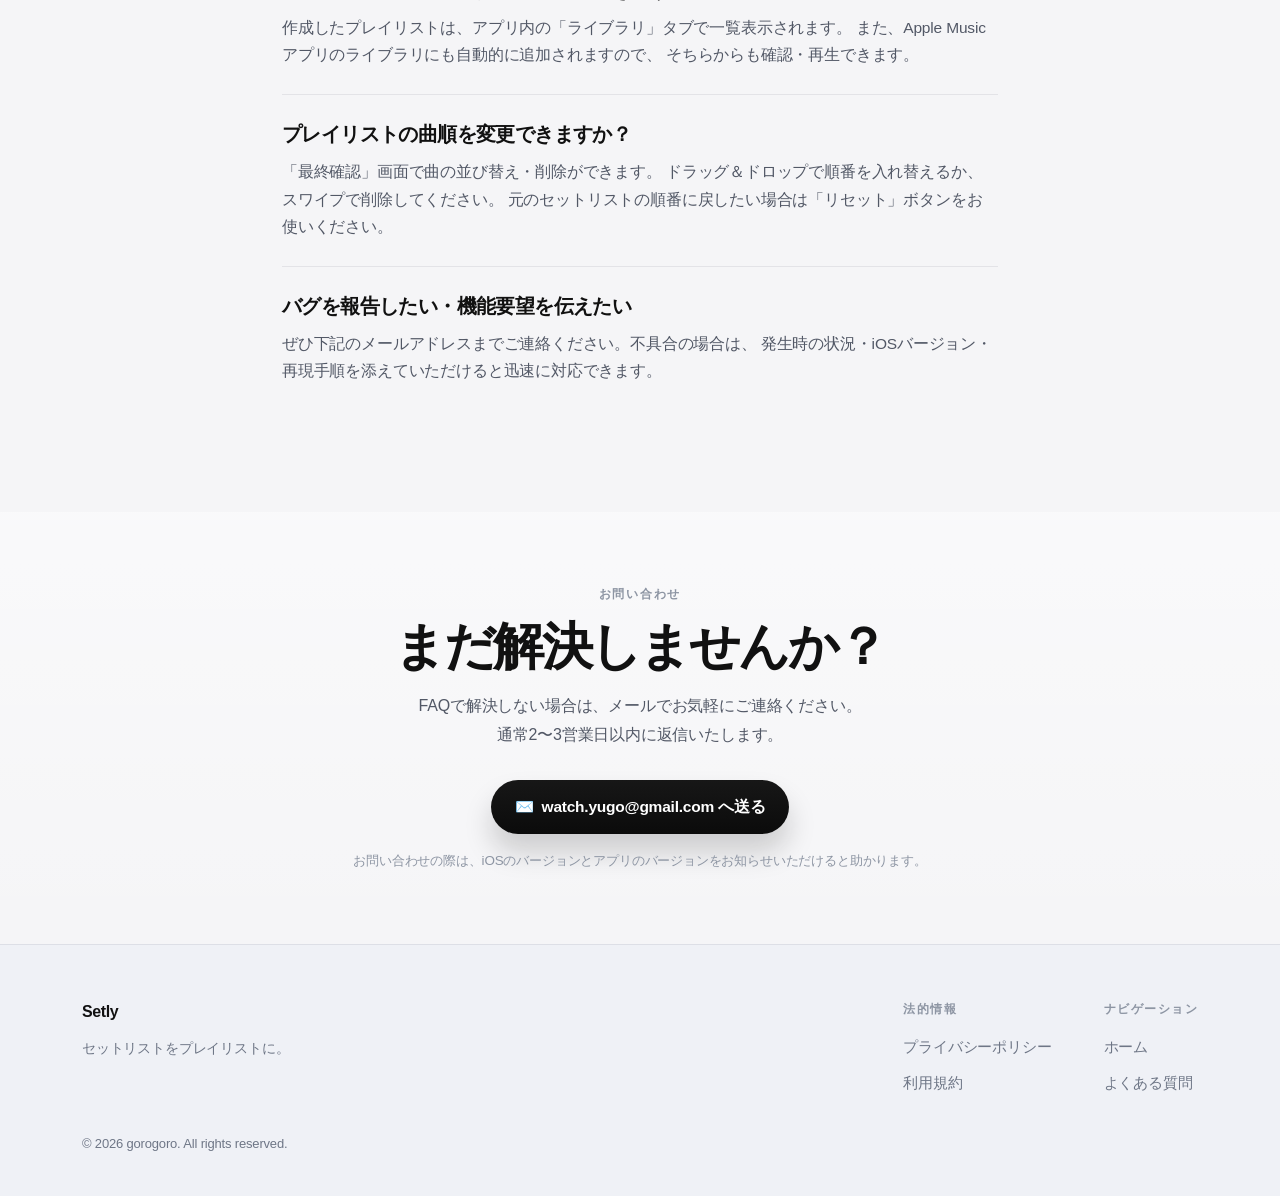
<file: setly/support.html>
<!DOCTYPE html>
<html lang="ja">
<head>
  <meta charset="UTF-8" />
  <meta name="viewport" content="width=device-width, initial-scale=1.0" />
  <title>サポート — Setly</title>
  <meta name="description" content="Setlyのサポートページ。よくある質問や、お問い合わせ方法をご案内します。" />
  <link rel="stylesheet" href="../style.css" />
</head>
<body>

  <header>
    <nav>
      <a href="index.html" class="nav-logo">
        <span class="nav-logo-icon">
          <svg viewBox="0 0 24 24"><path d="M9 18V5l12-2v13"/><circle cx="6" cy="18" r="3"/><circle cx="18" cy="16" r="3"/></svg>
        </span>
        Setly
      </a>
      <ul class="nav-links">
        <li><a href="index.html">ホーム</a></li>
        <li><a href="privacy.html">プライバシー</a></li>
        <li><a href="terms.html">利用規約</a></li>
      </ul>
    </nav>
  </header>

  <section class="page-hero">
    <div class="container">
      <p class="section-label">サポート</p>
      <h1 class="section-title">何かお困りですか？</h1>
      <p class="section-desc">
        よくある質問をご確認ください。解決しない場合はメールでお問い合わせいただけます。
      </p>

      <div class="support-grid">
        <a href="mailto:watch.yugo@gmail.com" class="support-card">
          <div class="support-card-icon">✉️</div>
          <h3>メールで問い合わせる</h3>
          <p>具体的なご質問・不具合報告はメールで受け付けています。できるだけ早く返信いたします。</p>
        </a>
        <a href="#faq" class="support-card">
          <div class="support-card-icon">💬</div>
          <h3>よくある質問</h3>
          <p>Apple Music認証・楽曲検索・プレイリスト作成に関するよくある質問と回答をまとめました。</p>
        </a>
        <a href="privacy.html" class="support-card">
          <div class="support-card-icon">🔒</div>
          <h3>プライバシーポリシー</h3>
          <p>お客様のデータがどのように扱われるかについて詳しく説明しています。</p>
        </a>
      </div>
    </div>
  </section>

  <section id="faq">
    <div class="container container-narrow">
      <p class="section-label">FAQ</p>
      <h2 class="section-title faq-title">よくある質問</h2>

      <div class="faq-item">
        <h3>Apple Musicへのアクセスを許可する方法は？</h3>
        <p>
          アプリを初めて起動すると、Apple Musicへのアクセス許可を求めるダイアログが表示されます。
          「OK」または「許可」をタップしてください。拒否した場合は、
          iOSの「設定」アプリ →「Setly」→「メディアとApple Music」から
          「フルアクセス」に変更することで利用できるようになります。
        </p>
      </div>

      <div class="faq-item">
        <h3>楽曲が見つからない場合はどうすればいいですか？</h3>
        <p>
          曲名の表記（全角・半角、スペース、記号など）を変えてみてください。
          また、アーティスト固定機能を使うと検索精度が上がります。
          それでも見つからない場合は、その曲をスキップして残りの曲でプレイリストを作成するか、
          Apple Musicのライブラリに該当曲が存在するかをご確認ください。
        </p>
      </div>

      <div class="faq-item">
        <h3>候補選択画面が表示される曲があります</h3>
        <p>
          同じタイトルの楽曲が複数ヒットした場合、候補一覧が表示されます。
          アーティスト名・アルバム名を確認して、目的の楽曲を選択してください。
          選択せずに「スキップ」すると、その曲はプレイリストに含まれません。
          あとから「最終確認」画面で追加・削除の調整も可能です。
        </p>
      </div>

      <div class="faq-item">
        <h3>プレイリストの作成に失敗します</h3>
        <p>
          以下をご確認ください。①Apple Musicへのアクセス許可が「フルアクセス」になっていること。
          ②インターネット接続が有効であること。
          ③Apple Musicのサブスクリプションが有効であること（無料トライアル中でも利用可能です）。
          それでも解決しない場合は、アプリを再起動してから再度お試しください。
        </p>
      </div>

      <div class="faq-item">
        <h3>作成したプレイリストはどこで確認できますか？</h3>
        <p>
          作成したプレイリストは、アプリ内の「ライブラリ」タブで一覧表示されます。
          また、Apple Musicアプリのライブラリにも自動的に追加されますので、
          そちらからも確認・再生できます。
        </p>
      </div>

      <div class="faq-item">
        <h3>プレイリストの曲順を変更できますか？</h3>
        <p>
          「最終確認」画面で曲の並び替え・削除ができます。
          ドラッグ＆ドロップで順番を入れ替えるか、スワイプで削除してください。
          元のセットリストの順番に戻したい場合は「リセット」ボタンをお使いください。
        </p>
      </div>

      <div class="faq-item">
        <h3>バグを報告したい・機能要望を伝えたい</h3>
        <p>
          ぜひ下記のメールアドレスまでご連絡ください。不具合の場合は、
          発生時の状況・iOSバージョン・再現手順を添えていただけると迅速に対応できます。
        </p>
      </div>

    </div>
  </section>

  <section class="section-surface support-cta">
    <div class="container container-narrow support-cta-inner">
      <p class="section-label">お問い合わせ</p>
      <h2 class="section-title">まだ解決しませんか？</h2>
      <p class="support-cta-copy">
        FAQで解決しない場合は、メールでお気軽にご連絡ください。<br>
        通常2〜3営業日以内に返信いたします。
      </p>
      <a href="mailto:watch.yugo@gmail.com" class="btn-primary support-cta-button">
        ✉️&nbsp;&nbsp;watch.yugo@gmail.com へ送る
      </a>
      <p class="support-cta-note">
        お問い合わせの際は、iOSのバージョンとアプリのバージョンをお知らせいただけると助かります。
      </p>
    </div>
  </section>

  <footer>
    <div class="footer-inner">
      <div class="footer-brand">
        <strong>Setly</strong>
        <p>セットリストをプレイリストに。</p>
      </div>
      <div class="footer-links">
        <div class="footer-col">
          <h4>法的情報</h4>
          <ul>
            <li><a href="privacy.html">プライバシーポリシー</a></li>
            <li><a href="terms.html">利用規約</a></li>
          </ul>
        </div>
        <div class="footer-col">
          <h4>ナビゲーション</h4>
          <ul>
            <li><a href="index.html">ホーム</a></li>
            <li><a href="#faq">よくある質問</a></li>
          </ul>
        </div>
      </div>
    </div>
    <p class="footer-copy">© 2026 gorogoro. All rights reserved.</p>
  </footer>

</body>
</html>
</file>
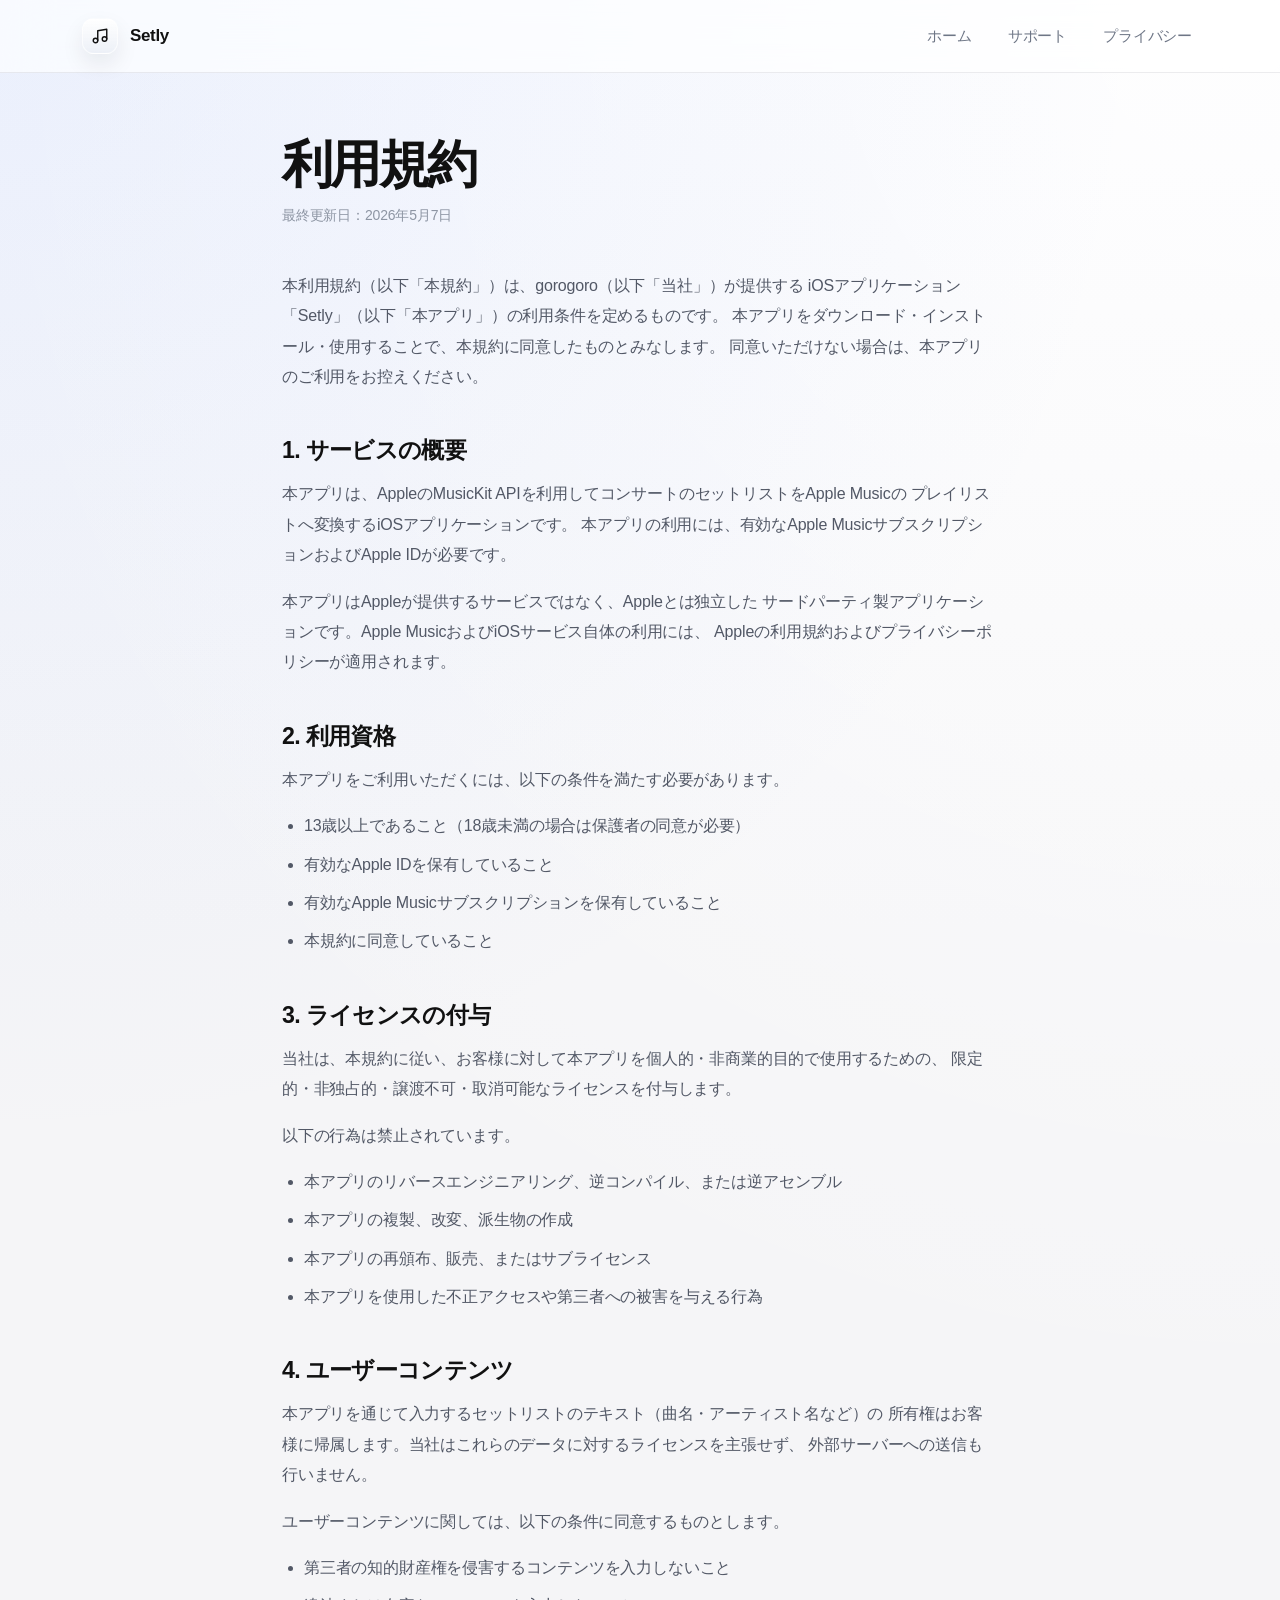
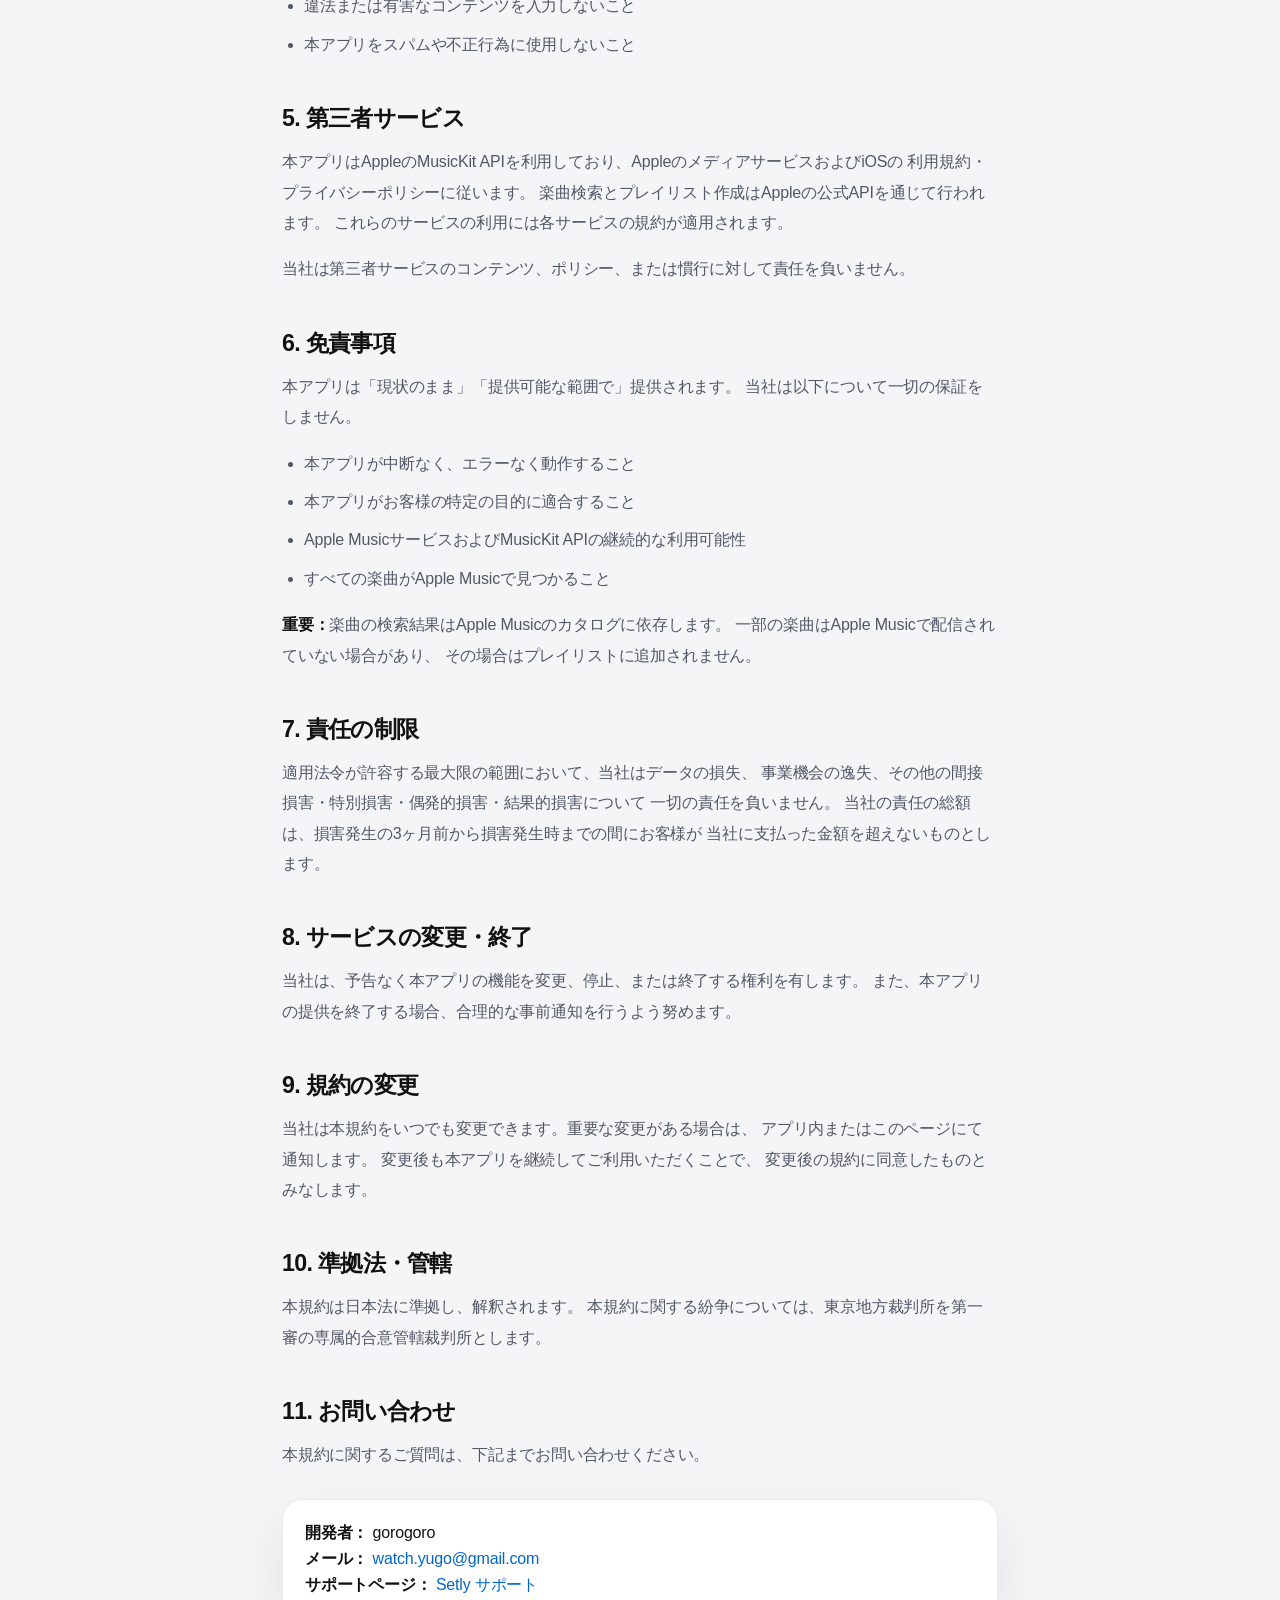
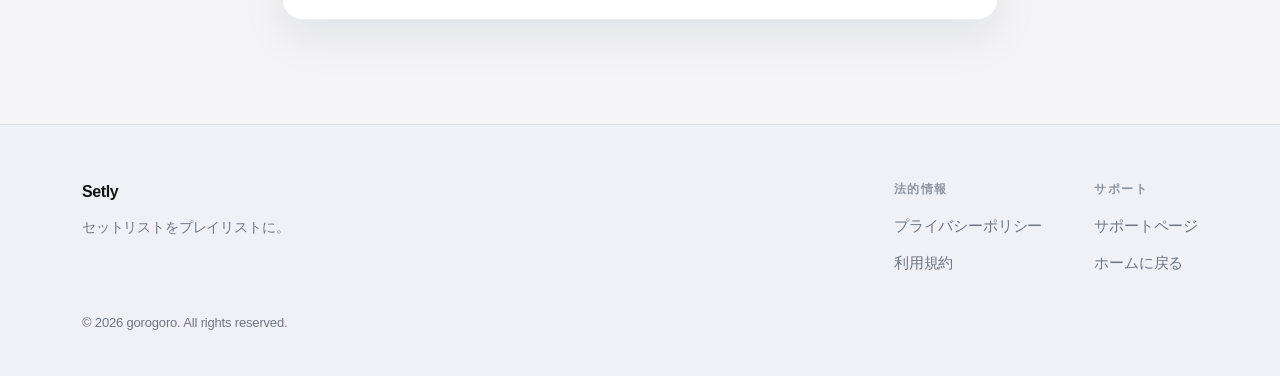
<file: setly/terms.html>
<!DOCTYPE html>
<html lang="ja">
<head>
  <meta charset="UTF-8" />
  <meta name="viewport" content="width=device-width, initial-scale=1.0" />
  <title>利用規約 — Setly</title>
  <meta name="description" content="Setlyの利用規約。本アプリをご利用いただく前にお読みください。" />
  <link rel="stylesheet" href="../style.css" />
</head>
<body>

  <header>
    <nav>
      <a href="index.html" class="nav-logo">
        <span class="nav-logo-icon">
          <svg viewBox="0 0 24 24"><path d="M9 18V5l12-2v13"/><circle cx="6" cy="18" r="3"/><circle cx="18" cy="16" r="3"/></svg>
        </span>
        Setly
      </a>
      <ul class="nav-links">
        <li><a href="index.html">ホーム</a></li>
        <li><a href="support.html">サポート</a></li>
        <li><a href="privacy.html">プライバシー</a></li>
      </ul>
    </nav>
  </header>

  <main class="prose">
    <h1>利用規約</h1>
    <p class="updated">最終更新日：2026年5月7日</p>

    <p>
      本利用規約（以下「本規約」）は、gorogoro（以下「当社」）が提供する
      iOSアプリケーション「Setly」（以下「本アプリ」）の利用条件を定めるものです。
      本アプリをダウンロード・インストール・使用することで、本規約に同意したものとみなします。
      同意いただけない場合は、本アプリのご利用をお控えください。
    </p>

    <h2>1. サービスの概要</h2>

    <p>
      本アプリは、AppleのMusicKit APIを利用してコンサートのセットリストをApple Musicの
      プレイリストへ変換するiOSアプリケーションです。
      本アプリの利用には、有効なApple MusicサブスクリプションおよびApple IDが必要です。
    </p>

    <p>
      本アプリはAppleが提供するサービスではなく、Appleとは独立した
      サードパーティ製アプリケーションです。Apple MusicおよびiOSサービス自体の利用には、
      Appleの利用規約およびプライバシーポリシーが適用されます。
    </p>

    <h2>2. 利用資格</h2>

    <p>本アプリをご利用いただくには、以下の条件を満たす必要があります。</p>
    <ul>
      <li>13歳以上であること（18歳未満の場合は保護者の同意が必要）</li>
      <li>有効なApple IDを保有していること</li>
      <li>有効なApple Musicサブスクリプションを保有していること</li>
      <li>本規約に同意していること</li>
    </ul>

    <h2>3. ライセンスの付与</h2>

    <p>
      当社は、本規約に従い、お客様に対して本アプリを個人的・非商業的目的で使用するための、
      限定的・非独占的・譲渡不可・取消可能なライセンスを付与します。
    </p>

    <p>以下の行為は禁止されています。</p>
    <ul>
      <li>本アプリのリバースエンジニアリング、逆コンパイル、または逆アセンブル</li>
      <li>本アプリの複製、改変、派生物の作成</li>
      <li>本アプリの再頒布、販売、またはサブライセンス</li>
      <li>本アプリを使用した不正アクセスや第三者への被害を与える行為</li>
    </ul>

    <h2>4. ユーザーコンテンツ</h2>

    <p>
      本アプリを通じて入力するセットリストのテキスト（曲名・アーティスト名など）の
      所有権はお客様に帰属します。当社はこれらのデータに対するライセンスを主張せず、
      外部サーバーへの送信も行いません。
    </p>

    <p>
      ユーザーコンテンツに関しては、以下の条件に同意するものとします。
    </p>
    <ul>
      <li>第三者の知的財産権を侵害するコンテンツを入力しないこと</li>
      <li>違法または有害なコンテンツを入力しないこと</li>
      <li>本アプリをスパムや不正行為に使用しないこと</li>
    </ul>

    <h2>5. 第三者サービス</h2>

    <p>
      本アプリはAppleのMusicKit APIを利用しており、AppleのメディアサービスおよびiOSの
      利用規約・プライバシーポリシーに従います。
      楽曲検索とプレイリスト作成はAppleの公式APIを通じて行われます。
      これらのサービスの利用には各サービスの規約が適用されます。
    </p>

    <p>
      当社は第三者サービスのコンテンツ、ポリシー、または慣行に対して責任を負いません。
    </p>

    <h2>6. 免責事項</h2>

    <p>
      本アプリは「現状のまま」「提供可能な範囲で」提供されます。
      当社は以下について一切の保証をしません。
    </p>
    <ul>
      <li>本アプリが中断なく、エラーなく動作すること</li>
      <li>本アプリがお客様の特定の目的に適合すること</li>
      <li>Apple MusicサービスおよびMusicKit APIの継続的な利用可能性</li>
      <li>すべての楽曲がApple Musicで見つかること</li>
    </ul>

    <p>
      <strong>重要：</strong>楽曲の検索結果はApple Musicのカタログに依存します。
      一部の楽曲はApple Musicで配信されていない場合があり、
      その場合はプレイリストに追加されません。
    </p>

    <h2>7. 責任の制限</h2>

    <p>
      適用法令が許容する最大限の範囲において、当社はデータの損失、
      事業機会の逸失、その他の間接損害・特別損害・偶発的損害・結果的損害について
      一切の責任を負いません。
      当社の責任の総額は、損害発生の3ヶ月前から損害発生時までの間にお客様が
      当社に支払った金額を超えないものとします。
    </p>

    <h2>8. サービスの変更・終了</h2>

    <p>
      当社は、予告なく本アプリの機能を変更、停止、または終了する権利を有します。
      また、本アプリの提供を終了する場合、合理的な事前通知を行うよう努めます。
    </p>

    <h2>9. 規約の変更</h2>

    <p>
      当社は本規約をいつでも変更できます。重要な変更がある場合は、
      アプリ内またはこのページにて通知します。
      変更後も本アプリを継続してご利用いただくことで、
      変更後の規約に同意したものとみなします。
    </p>

    <h2>10. 準拠法・管轄</h2>

    <p>
      本規約は日本法に準拠し、解釈されます。
      本規約に関する紛争については、東京地方裁判所を第一審の専属的合意管轄裁判所とします。
    </p>

    <h2>11. お問い合わせ</h2>

    <p>本規約に関するご質問は、下記までお問い合わせください。</p>

    <div class="info-box">
      <strong>開発者：</strong> gorogoro<br>
      <strong>メール：</strong> <a href="mailto:watch.yugo@gmail.com">watch.yugo@gmail.com</a><br>
      <strong>サポートページ：</strong> <a href="support.html">Setly サポート</a>
    </div>

  </main>

  <footer>
    <div class="footer-inner">
      <div class="footer-brand">
        <strong>Setly</strong>
        <p>セットリストをプレイリストに。</p>
      </div>
      <div class="footer-links">
        <div class="footer-col">
          <h4>法的情報</h4>
          <ul>
            <li><a href="privacy.html">プライバシーポリシー</a></li>
            <li><a href="terms.html">利用規約</a></li>
          </ul>
        </div>
        <div class="footer-col">
          <h4>サポート</h4>
          <ul>
            <li><a href="support.html">サポートページ</a></li>
            <li><a href="index.html">ホームに戻る</a></li>
          </ul>
        </div>
      </div>
    </div>
    <p class="footer-copy">© 2026 gorogoro. All rights reserved.</p>
  </footer>

</body>
</html>
</file>
<file: style.css>
/* ============================================
   ExNotion — Shared Styles
   ============================================ */

:root {
  --fg: #111111;
  --fg-sub: #525866;
  --fg-soft: #6e7686;
  --fg-subtle: #8d95a3;
  --bg: #f5f5f7;
  --bg-elevated: rgba(255, 255, 255, 0.74);
  --bg-panel: #ffffff;
  --bg-panel-soft: #fbfbfd;
  --bg-sub: #eef1f6;
  --border: rgba(17, 24, 39, 0.08);
  --border-strong: rgba(17, 24, 39, 0.12);
  --shadow-soft: 0 18px 45px rgba(15, 23, 42, 0.08);
  --shadow-card: 0 24px 60px rgba(15, 23, 42, 0.12);
  --shadow-float: 0 35px 80px rgba(15, 23, 42, 0.16);
  --accent: #111111;
  --accent-blue: #0066cc;
  --accent-orange: #f97316;
  --accent-blue-soft: #2563eb;
  --accent-indigo: #4f46e5;
  --radius: 28px;
  --radius-md: 20px;
  --radius-sm: 999px;
  --max-w: 1180px;
  --narrow-w: 780px;
  --font: -apple-system, BlinkMacSystemFont, "SF Pro Display", "SF Pro Text", "Hiragino Sans",
    "Hiragino Kaku Gothic ProN", "Yu Gothic", sans-serif;
}

@media (prefers-color-scheme: dark) {
  :root {
    --fg: #f5f7fb;
    --fg-sub: #b0b8c7;
    --fg-soft: #94a0b2;
    --fg-subtle: #7b8698;
    --bg: #090b10;
    --bg-elevated: rgba(17, 20, 28, 0.78);
    --bg-panel: #10141c;
    --bg-panel-soft: #151a24;
    --bg-sub: #0d1118;
    --border: rgba(255, 255, 255, 0.09);
    --border-strong: rgba(255, 255, 255, 0.14);
    --shadow-soft: 0 24px 50px rgba(0, 0, 0, 0.32);
    --shadow-card: 0 28px 80px rgba(0, 0, 0, 0.38);
    --shadow-float: 0 42px 90px rgba(0, 0, 0, 0.45);
    --accent: #ffffff;
    --accent-blue: #4da3ff;
  }
}

*,
*::before,
*::after {
  box-sizing: border-box;
  margin: 0;
  padding: 0;
}

html {
  scroll-behavior: smooth;
}

body {
  font-family: var(--font);
  background:
    radial-gradient(circle at top left, rgba(120, 160, 255, 0.12), transparent 30%),
    radial-gradient(circle at top right, rgba(255, 255, 255, 0.72), transparent 38%),
    linear-gradient(180deg, #fbfbfd 0%, var(--bg) 26%, var(--bg) 100%);
  color: var(--fg);
  line-height: 1.65;
  letter-spacing: -0.011em;
  -webkit-font-smoothing: antialiased;
  text-rendering: optimizeLegibility;
}

@media (prefers-color-scheme: dark) {
  body {
    background:
      radial-gradient(circle at top left, rgba(77, 163, 255, 0.14), transparent 30%),
      radial-gradient(circle at top right, rgba(72, 84, 110, 0.18), transparent 36%),
      linear-gradient(180deg, #0a0c11 0%, var(--bg) 20%, var(--bg) 100%);
  }
}

a {
  color: var(--accent-blue);
  text-decoration: none;
}

a:hover {
  text-decoration: none;
}

.container {
  max-width: var(--max-w);
  margin: 0 auto;
  padding: 0 32px;
}

.container-narrow {
  max-width: var(--narrow-w);
}

/* ── Header ── */

header {
  position: sticky;
  top: 0;
  z-index: 100;
  backdrop-filter: saturate(180%) blur(24px);
  -webkit-backdrop-filter: saturate(180%) blur(24px);
  background: color-mix(in srgb, var(--bg-elevated) 92%, transparent);
  border-bottom: 1px solid var(--border);
}

nav {
  display: flex;
  align-items: center;
  justify-content: space-between;
  min-height: 72px;
  max-width: var(--max-w);
  margin: 0 auto;
  padding: 0 32px;
}

.nav-logo {
  display: inline-flex;
  align-items: center;
  gap: 12px;
  font-size: 1.0625rem;
  font-weight: 700;
  letter-spacing: -0.02em;
  color: var(--fg);
}

.nav-logo-icon {
  width: 36px;
  height: 36px;
  border-radius: 12px;
  display: flex;
  align-items: center;
  justify-content: center;
  background:
    linear-gradient(180deg, rgba(255, 255, 255, 0.92), rgba(236, 240, 247, 0.96));
  border: 1px solid rgba(255, 255, 255, 0.66);
  box-shadow: 0 10px 22px rgba(15, 23, 42, 0.08);
}

@media (prefers-color-scheme: dark) {
  .nav-logo-icon {
    background: linear-gradient(180deg, rgba(33, 39, 52, 0.95), rgba(16, 20, 28, 0.98));
    border-color: rgba(255, 255, 255, 0.08);
    box-shadow: 0 14px 30px rgba(0, 0, 0, 0.28);
  }
}

.nav-logo-icon svg {
  width: 18px;
  height: 18px;
  stroke: var(--fg);
  fill: none;
  stroke-width: 1.9;
  stroke-linecap: round;
  stroke-linejoin: round;
}

.nav-links {
  list-style: none;
  display: flex;
  align-items: center;
  gap: 24px;
}

.nav-links a {
  display: inline-flex;
  align-items: center;
  min-height: 40px;
  padding: 0 6px;
  font-size: 0.9375rem;
  font-weight: 500;
  color: var(--fg-soft);
  transition: color 0.2s ease, opacity 0.2s ease;
}

.nav-links a:hover {
  color: var(--fg);
}

/* ── Hero ── */

.hero {
  padding: clamp(56px, 9vw, 112px) 0 clamp(52px, 8vw, 96px);
}

.hero-shell {
  display: grid;
  grid-template-columns: minmax(0, 1.1fr) minmax(320px, 0.9fr);
  gap: clamp(32px, 5vw, 72px);
  align-items: center;
}

.hero-copy {
  max-width: 640px;
}

.hero-badge {
  display: inline-flex;
  align-items: center;
  min-height: 34px;
  padding: 0 16px;
  border-radius: 999px;
  border: 1px solid var(--border);
  background: color-mix(in srgb, var(--bg-panel) 78%, transparent);
  box-shadow: var(--shadow-soft);
  color: var(--fg-soft);
  font-size: 0.75rem;
  font-weight: 700;
  letter-spacing: 0.1em;
  text-transform: uppercase;
  margin-bottom: 28px;
}

.hero h1 {
  font-size: clamp(3.25rem, 7vw, 5.5rem);
  line-height: 0.98;
  letter-spacing: -0.055em;
  font-weight: 700;
  margin-bottom: 24px;
}

.hero h1 span {
  color: var(--fg-soft);
}

.hero-sub {
  font-size: clamp(1.125rem, 2.1vw, 1.5rem);
  line-height: 1.55;
  color: var(--fg-sub);
  max-width: 34rem;
  margin-bottom: 34px;
}

.cta-group {
  display: flex;
  flex-wrap: wrap;
  gap: 14px;
}

.btn-primary,
.btn-secondary {
  display: inline-flex;
  align-items: center;
  justify-content: center;
  gap: 10px;
  min-height: 54px;
  padding: 0 24px;
  border-radius: 999px;
  font-size: 0.96875rem;
  font-weight: 600;
  letter-spacing: -0.015em;
  transition: transform 0.18s ease, box-shadow 0.18s ease, opacity 0.18s ease, background 0.18s ease;
}

.btn-primary {
  color: #fff;
  background: linear-gradient(180deg, #171717, #0b0b0b);
  box-shadow: 0 18px 28px rgba(17, 17, 17, 0.18);
}

.btn-primary:hover {
  transform: translateY(-1px);
  box-shadow: 0 22px 34px rgba(17, 17, 17, 0.24);
}

.btn-secondary {
  color: var(--fg);
  background: color-mix(in srgb, var(--bg-panel) 78%, transparent);
  border: 1px solid var(--border);
  box-shadow: var(--shadow-soft);
}

.btn-secondary:hover {
  transform: translateY(-1px);
  background: color-mix(in srgb, var(--bg-panel-soft) 86%, transparent);
}

.hero-visual {
  display: flex;
  justify-content: center;
}

.hero-product-card {
  width: min(100%, 420px);
  padding: 24px;
  border-radius: 36px;
  background:
    linear-gradient(180deg, rgba(255, 255, 255, 0.9), rgba(245, 247, 251, 0.82));
  border: 1px solid rgba(255, 255, 255, 0.7);
  box-shadow: var(--shadow-float);
}

@media (prefers-color-scheme: dark) {
  .hero-product-card {
    background: linear-gradient(180deg, rgba(22, 27, 37, 0.92), rgba(12, 15, 22, 0.94));
    border-color: rgba(255, 255, 255, 0.08);
  }
}

.hero-product-meta {
  display: flex;
  flex-wrap: wrap;
  gap: 10px;
  margin-bottom: 22px;
}

.hero-product-meta span {
  display: inline-flex;
  align-items: center;
  min-height: 30px;
  padding: 0 12px;
  border-radius: 999px;
  background: rgba(255, 255, 255, 0.6);
  border: 1px solid rgba(255, 255, 255, 0.7);
  color: var(--fg-soft);
  font-size: 0.75rem;
  font-weight: 600;
  letter-spacing: 0.02em;
}

@media (prefers-color-scheme: dark) {
  .hero-product-meta span {
    background: rgba(255, 255, 255, 0.04);
    border-color: rgba(255, 255, 255, 0.08);
  }
}

.hero-icon {
  width: min(100%, 220px);
  aspect-ratio: 1;
  margin: 0 auto;
  border-radius: 52px;
  display: flex;
  align-items: center;
  justify-content: center;
  background:
    linear-gradient(180deg, #171717, #0a0a0a);
  box-shadow: 0 36px 70px rgba(17, 17, 17, 0.26);
}

.hero-icon svg {
  width: 88px;
  height: 88px;
  stroke: #ffffff;
  fill: none;
  stroke-width: 1.55;
  stroke-linecap: round;
  stroke-linejoin: round;
}

.hero-highlights {
  display: grid;
  gap: 12px;
  margin-top: 22px;
}

.hero-highlight {
  display: flex;
  justify-content: space-between;
  align-items: center;
  gap: 12px;
  min-height: 54px;
  padding: 0 18px;
  border-radius: 18px;
  background: color-mix(in srgb, var(--bg-panel) 82%, transparent);
  border: 1px solid var(--border);
}

.hero-highlight strong {
  font-size: 0.96875rem;
  font-weight: 650;
}

.hero-highlight span {
  font-size: 0.875rem;
  color: var(--fg-soft);
  text-align: right;
}

/* ── Sections ── */

section {
  padding: clamp(64px, 8vw, 112px) 0;
}

.section-surface {
  background: linear-gradient(180deg, rgba(255, 255, 255, 0.45), rgba(255, 255, 255, 0));
}

@media (prefers-color-scheme: dark) {
  .section-surface {
    background: linear-gradient(180deg, rgba(255, 255, 255, 0.025), rgba(255, 255, 255, 0));
  }
}

.section-label {
  font-size: 0.78rem;
  font-weight: 700;
  letter-spacing: 0.14em;
  text-transform: uppercase;
  color: var(--fg-subtle);
  margin-bottom: 14px;
}

.section-title {
  font-size: clamp(2.1rem, 4vw, 3.5rem);
  line-height: 1.08;
  letter-spacing: -0.05em;
  font-weight: 700;
  margin-bottom: 18px;
}

.section-desc {
  max-width: 640px;
  font-size: 1.0625rem;
  line-height: 1.75;
  color: var(--fg-sub);
  margin-bottom: 44px;
}

/* ── Feature & Support Cards ── */

.features-grid,
.support-grid {
  display: grid;
  grid-template-columns: repeat(auto-fit, minmax(260px, 1fr));
  gap: 22px;
}

.feature-card,
.support-card {
  position: relative;
  overflow: hidden;
  padding: 30px;
  border-radius: var(--radius-md);
  border: 1px solid var(--border);
  background:
    linear-gradient(180deg, color-mix(in srgb, var(--bg-panel) 96%, transparent), color-mix(in srgb, var(--bg-panel-soft) 96%, transparent));
  box-shadow: var(--shadow-soft);
  transition: transform 0.2s ease, box-shadow 0.2s ease;
}

.feature-card::before,
.support-card::before {
  content: "";
  position: absolute;
  inset: 0;
  background: linear-gradient(180deg, rgba(255, 255, 255, 0.16), transparent 38%);
  pointer-events: none;
}

.feature-card:hover,
.support-card:hover {
  transform: translateY(-3px);
  box-shadow: var(--shadow-card);
}

.feature-icon {
  width: 54px;
  height: 54px;
  border-radius: 17px;
  display: flex;
  align-items: center;
  justify-content: center;
  margin-bottom: 24px;
  font-size: 1.45rem;
}

.feature-icon.orange { background: #fff1e8; color: var(--accent-orange); }
.feature-icon.blue   { background: #ecf3ff; color: var(--accent-blue-soft); }
.feature-icon.indigo { background: #eef0ff; color: var(--accent-indigo); }
.feature-icon.green  { background: #eafbf0; color: #17a34a; }
.feature-icon.red    { background: #fff0f0; color: #ef4444; }
.feature-icon.purple { background: #f7efff; color: #8b5cf6; }

@media (prefers-color-scheme: dark) {
  .feature-icon.orange { background: #3f1a0a; }
  .feature-icon.blue   { background: #10284d; }
  .feature-icon.indigo { background: #1d204a; }
  .feature-icon.green  { background: #0b2d19; }
  .feature-icon.red    { background: #421313; }
  .feature-icon.purple { background: #31134f; }
}

.feature-card h3,
.support-card h3,
.faq-item h3 {
  font-size: 1.25rem;
  line-height: 1.35;
  letter-spacing: -0.03em;
  font-weight: 650;
  margin-bottom: 10px;
}

.feature-card p,
.support-card p,
.faq-item p {
  font-size: 0.96875rem;
  line-height: 1.75;
  color: var(--fg-sub);
}

.step-number {
  font-size: 1.9rem;
  font-weight: 700;
  letter-spacing: -0.05em;
  color: var(--fg-subtle);
  margin-bottom: 18px;
}

/* ── Footer ── */

footer {
  padding: 54px 0 42px;
  border-top: 1px solid var(--border);
  background: color-mix(in srgb, var(--bg-sub) 74%, transparent);
}

.footer-inner {
  max-width: var(--max-w);
  margin: 0 auto;
  padding: 0 32px;
  display: flex;
  align-items: flex-start;
  justify-content: space-between;
  gap: 40px;
  flex-wrap: wrap;
}

.footer-brand {
  display: flex;
  flex-direction: column;
  gap: 10px;
}

.footer-brand strong {
  font-size: 1rem;
  font-weight: 700;
  letter-spacing: -0.025em;
}

.footer-brand p,
.footer-copy {
  color: var(--fg-soft);
}

.footer-brand p {
  font-size: 0.9rem;
  line-height: 1.7;
  max-width: 320px;
}

.footer-links {
  display: flex;
  gap: 52px;
  flex-wrap: wrap;
}

.footer-col h4 {
  font-size: 0.78rem;
  font-weight: 700;
  letter-spacing: 0.12em;
  text-transform: uppercase;
  color: var(--fg-subtle);
  margin-bottom: 14px;
}

.footer-col ul {
  list-style: none;
  display: flex;
  flex-direction: column;
  gap: 10px;
}

.footer-col a {
  font-size: 0.9375rem;
  color: var(--fg-soft);
}

.footer-col a:hover {
  color: var(--fg);
}

.footer-copy {
  max-width: var(--max-w);
  margin: 36px auto 0;
  padding: 0 32px;
  font-size: 0.8125rem;
}

/* ── Support page ── */

.page-hero {
  padding: 48px 0 12px;
}

.support-card {
  display: flex;
  flex-direction: column;
  gap: 12px;
  color: var(--fg);
}

.support-card-icon {
  font-size: 1.9rem;
  line-height: 1;
}

.faq-title {
  margin-bottom: 40px;
}

.faq-item {
  padding: 26px 0;
  border-bottom: 1px solid var(--border);
}

.faq-item:last-child {
  border-bottom: 0;
}

.support-cta {
  padding-top: 72px;
  padding-bottom: 72px;
}

.support-cta-inner {
  text-align: center;
}

.support-cta-copy {
  color: var(--fg-sub);
  margin-bottom: 30px;
  font-size: 1rem;
  line-height: 1.8;
}

.support-cta-button {
  display: inline-flex;
}

.support-cta-note {
  margin-top: 16px;
  font-size: 0.84rem;
  color: var(--fg-subtle);
}

/* ── Prose (privacy / terms) ── */

.prose {
  max-width: var(--narrow-w);
  margin: 0 auto;
  padding: 64px 32px 104px;
}

.prose h1 {
  font-size: clamp(2.3rem, 4vw, 3.5rem);
  line-height: 1.08;
  letter-spacing: -0.05em;
  font-weight: 700;
  margin-bottom: 10px;
}

.prose .updated {
  font-size: 0.875rem;
  color: var(--fg-subtle);
  margin-bottom: 42px;
}

.prose h2 {
  font-size: 1.45rem;
  font-weight: 680;
  line-height: 1.25;
  letter-spacing: -0.03em;
  margin: 44px 0 14px;
}

.prose p,
.prose li {
  font-size: 1rem;
  line-height: 1.9;
  color: var(--fg-sub);
}

.prose p {
  margin-bottom: 16px;
}

.prose ul,
.prose ol {
  margin: 0 0 16px 22px;
}

.prose li {
  margin-bottom: 8px;
}

.prose strong {
  color: var(--fg);
  font-weight: 650;
}

.prose .info-box {
  margin-top: 28px;
  padding: 20px 22px;
  border-radius: 20px;
  border: 1px solid var(--border);
  background: color-mix(in srgb, var(--bg-panel) 92%, transparent);
  box-shadow: var(--shadow-soft);
}

hr {
  border: none;
  border-top: 1px solid var(--border);
}

/* ── Responsive ── */

@media (max-width: 900px) {
  .hero-shell {
    grid-template-columns: 1fr;
  }

  .hero-copy {
    max-width: none;
    text-align: center;
  }

  .cta-group {
    justify-content: center;
  }
}

@media (max-width: 680px) {
  .container,
  .footer-inner,
  .footer-copy,
  nav,
  .prose {
    padding-left: 20px;
    padding-right: 20px;
  }

  .nav-links {
    gap: 10px;
  }

  .nav-links a {
    font-size: 0.875rem;
  }

  .hero {
    padding-top: 40px;
  }

  .hero h1 {
    font-size: clamp(2.6rem, 12vw, 4rem);
  }

  .btn-primary,
  .btn-secondary {
    width: 100%;
  }

  .feature-card,
  .support-card,
  .hero-product-card {
    padding: 24px;
  }

  .footer-inner {
    flex-direction: column;
  }
}
</file>
<file: noxy/css/style.css>
:root {
  --bg: #0f0f23;
  --bg-elevated: #1a1a2e;
  --bg-card: #16162a;
  --border: #2a2a4a;
  --text: #e2e8f0;
  --text-muted: #94a3b8;
  --accent: #6366f1;
  --accent-light: #818cf8;
  --success: #10b981;
  --danger: #ef4444;
}

* {
  margin: 0;
  padding: 0;
  box-sizing: border-box;
}

html {
  scroll-behavior: smooth;
}

body {
  font-family: -apple-system, BlinkMacSystemFont, "Segoe UI", Roboto, "Helvetica Neue", Arial, sans-serif;
  background: var(--bg);
  color: var(--text);
  line-height: 1.6;
  -webkit-font-smoothing: antialiased;
}

.container {
  max-width: 960px;
  margin: 0 auto;
  padding: 0 24px;
}

/* Navigation */
nav {
  position: sticky;
  top: 0;
  background: rgba(15, 15, 35, 0.85);
  backdrop-filter: blur(12px);
  border-bottom: 1px solid var(--border);
  z-index: 100;
}

.nav-inner {
  display: flex;
  align-items: center;
  justify-content: space-between;
  height: 64px;
}

.logo {
  font-size: 1.5rem;
  font-weight: 800;
  color: var(--text);
  text-decoration: none;
  display: flex;
  align-items: center;
  gap: 10px;
}

.logo-icon {
  width: 36px;
  height: 36px;
  background: linear-gradient(135deg, var(--accent), #8b5cf6);
  border-radius: 10px;
  display: flex;
  align-items: center;
  justify-content: center;
  font-weight: 900;
  font-size: 1.1rem;
  color: white;
}

.nav-links {
  display: flex;
  gap: 28px;
  list-style: none;
}

.nav-links a {
  color: var(--text-muted);
  text-decoration: none;
  font-size: 0.95rem;
  font-weight: 500;
  transition: color 0.2s;
}

.nav-links a:hover {
  color: var(--text);
}

/* Hero */
.hero {
  padding: 100px 0 80px;
  text-align: center;
}

.hero-badge {
  display: inline-block;
  padding: 6px 16px;
  background: rgba(99, 102, 241, 0.15);
  border: 1px solid rgba(99, 102, 241, 0.3);
  border-radius: 100px;
  color: var(--accent-light);
  font-size: 0.85rem;
  font-weight: 600;
  margin-bottom: 24px;
}

.hero h1 {
  font-size: 3.2rem;
  font-weight: 800;
  line-height: 1.15;
  margin-bottom: 20px;
  background: linear-gradient(135deg, #fff 0%, #a5b4fc 100%);
  -webkit-background-clip: text;
  -webkit-text-fill-color: transparent;
}

.hero-subtitle {
  font-size: 1.25rem;
  color: var(--text-muted);
  max-width: 560px;
  margin: 0 auto 40px;
}

.cta-group {
  display: flex;
  gap: 16px;
  justify-content: center;
  flex-wrap: wrap;
}

.btn {
  display: inline-flex;
  align-items: center;
  gap: 8px;
  padding: 14px 32px;
  border-radius: 12px;
  font-size: 1rem;
  font-weight: 600;
  text-decoration: none;
  transition: all 0.2s;
  border: none;
  cursor: pointer;
}

.btn-primary {
  background: linear-gradient(135deg, var(--accent), #8b5cf6);
  color: white;
  box-shadow: 0 4px 24px rgba(99, 102, 241, 0.35);
}

.btn-primary:hover {
  transform: translateY(-2px);
  box-shadow: 0 8px 32px rgba(99, 102, 241, 0.45);
}

.btn-secondary {
  background: var(--bg-elevated);
  color: var(--text);
  border: 1px solid var(--border);
}

.btn-secondary:hover {
  background: var(--bg-card);
  border-color: var(--accent);
}

/* Sections */
.section {
  padding: 80px 0;
}

.section-title {
  font-size: 2rem;
  font-weight: 700;
  text-align: center;
  margin-bottom: 12px;
}

.section-subtitle {
  text-align: center;
  color: var(--text-muted);
  margin-bottom: 56px;
}

/* Features Grid */
.features-grid {
  display: grid;
  grid-template-columns: repeat(auto-fit, minmax(280px, 1fr));
  gap: 24px;
}

.feature-card {
  background: var(--bg-card);
  border: 1px solid var(--border);
  border-radius: 16px;
  padding: 32px;
  transition: all 0.2s;
}

.feature-card:hover {
  border-color: rgba(99, 102, 241, 0.4);
  transform: translateY(-4px);
  box-shadow: 0 12px 40px rgba(0, 0, 0, 0.25);
}

.feature-icon {
  width: 48px;
  height: 48px;
  background: rgba(99, 102, 241, 0.12);
  border-radius: 12px;
  display: flex;
  align-items: center;
  justify-content: center;
  font-size: 1.5rem;
  margin-bottom: 16px;
}

.feature-card h3 {
  font-size: 1.15rem;
  font-weight: 700;
  margin-bottom: 8px;
}

.feature-card p {
  color: var(--text-muted);
  font-size: 0.95rem;
  line-height: 1.6;
}

/* Screenshots */
.screenshots {
  display: flex;
  gap: 20px;
  justify-content: center;
  flex-wrap: wrap;
  margin-top: 40px;
}

.screenshot {
  width: 220px;
  height: 440px;
  background: var(--bg-card);
  border: 1px solid var(--border);
  border-radius: 24px;
  display: flex;
  align-items: center;
  justify-content: center;
  color: var(--text-muted);
  font-size: 0.85rem;
  overflow: hidden;
  position: relative;
}

.screenshot img {
  width: 100%;
  height: 100%;
  object-fit: cover;
  border-radius: 24px;
}

.screenshot-placeholder {
  display: flex;
  flex-direction: column;
  align-items: center;
  gap: 8px;
}

/* CTA Section */
.cta-section {
  background: linear-gradient(135deg, rgba(99, 102, 241, 0.1), rgba(139, 92, 246, 0.1));
  border-top: 1px solid var(--border);
  border-bottom: 1px solid var(--border);
  text-align: center;
}

/* Content Pages (Privacy / Support) */
.content-page {
  padding: 60px 0 100px;
}

.content-page h1 {
  font-size: 2.2rem;
  font-weight: 800;
  margin-bottom: 8px;
}

.content-page .last-updated {
  color: var(--text-muted);
  font-size: 0.9rem;
  margin-bottom: 48px;
  display: block;
}

.content-page h2 {
  font-size: 1.3rem;
  font-weight: 700;
  margin: 40px 0 16px;
  color: var(--accent-light);
}

.content-page h3 {
  font-size: 1.1rem;
  font-weight: 600;
  margin: 24px 0 10px;
}

.content-page p,
.content-page li {
  color: var(--text-muted);
  margin-bottom: 12px;
}

.content-page ul,
.content-page ol {
  margin-left: 20px;
  margin-bottom: 16px;
}

.content-page a {
  color: var(--accent-light);
  text-decoration: none;
}

.content-page a:hover {
  text-decoration: underline;
}

/* FAQ */
.faq-item {
  background: var(--bg-card);
  border: 1px solid var(--border);
  border-radius: 12px;
  padding: 24px;
  margin-bottom: 16px;
}

.faq-item h3 {
  font-size: 1.1rem;
  font-weight: 600;
  margin-bottom: 8px;
  color: var(--text);
}

.faq-item p {
  color: var(--text-muted);
  font-size: 0.95rem;
  margin: 0;
}

/* Contact */
.contact-box {
  background: var(--bg-card);
  border: 1px solid var(--border);
  border-radius: 16px;
  padding: 32px;
  text-align: center;
  margin-top: 40px;
}

.contact-box .email {
  font-size: 1.3rem;
  font-weight: 600;
  color: var(--accent-light);
  text-decoration: none;
}

.contact-box .email:hover {
  text-decoration: underline;
}

/* Footer */
footer {
  border-top: 1px solid var(--border);
  padding: 40px 0;
  text-align: center;
  color: var(--text-muted);
  font-size: 0.9rem;
}

footer a {
  color: var(--text-muted);
  text-decoration: none;
  margin: 0 12px;
}

footer a:hover {
  color: var(--text);
}

/* Mobile */
@media (max-width: 640px) {
  .hero h1 {
    font-size: 2.2rem;
  }
  .hero-subtitle {
    font-size: 1.05rem;
  }
  .section {
    padding: 60px 0;
  }
  .nav-links {
    gap: 16px;
  }
  .nav-links a {
    font-size: 0.85rem;
  }
  .screenshot {
    width: 180px;
    height: 360px;
  }
}

/* Utility */
.text-center {
  text-align: center;
}

.mb-2 {
  margin-bottom: 8px;
}

.mb-4 {
  margin-bottom: 16px;
}
</file>
